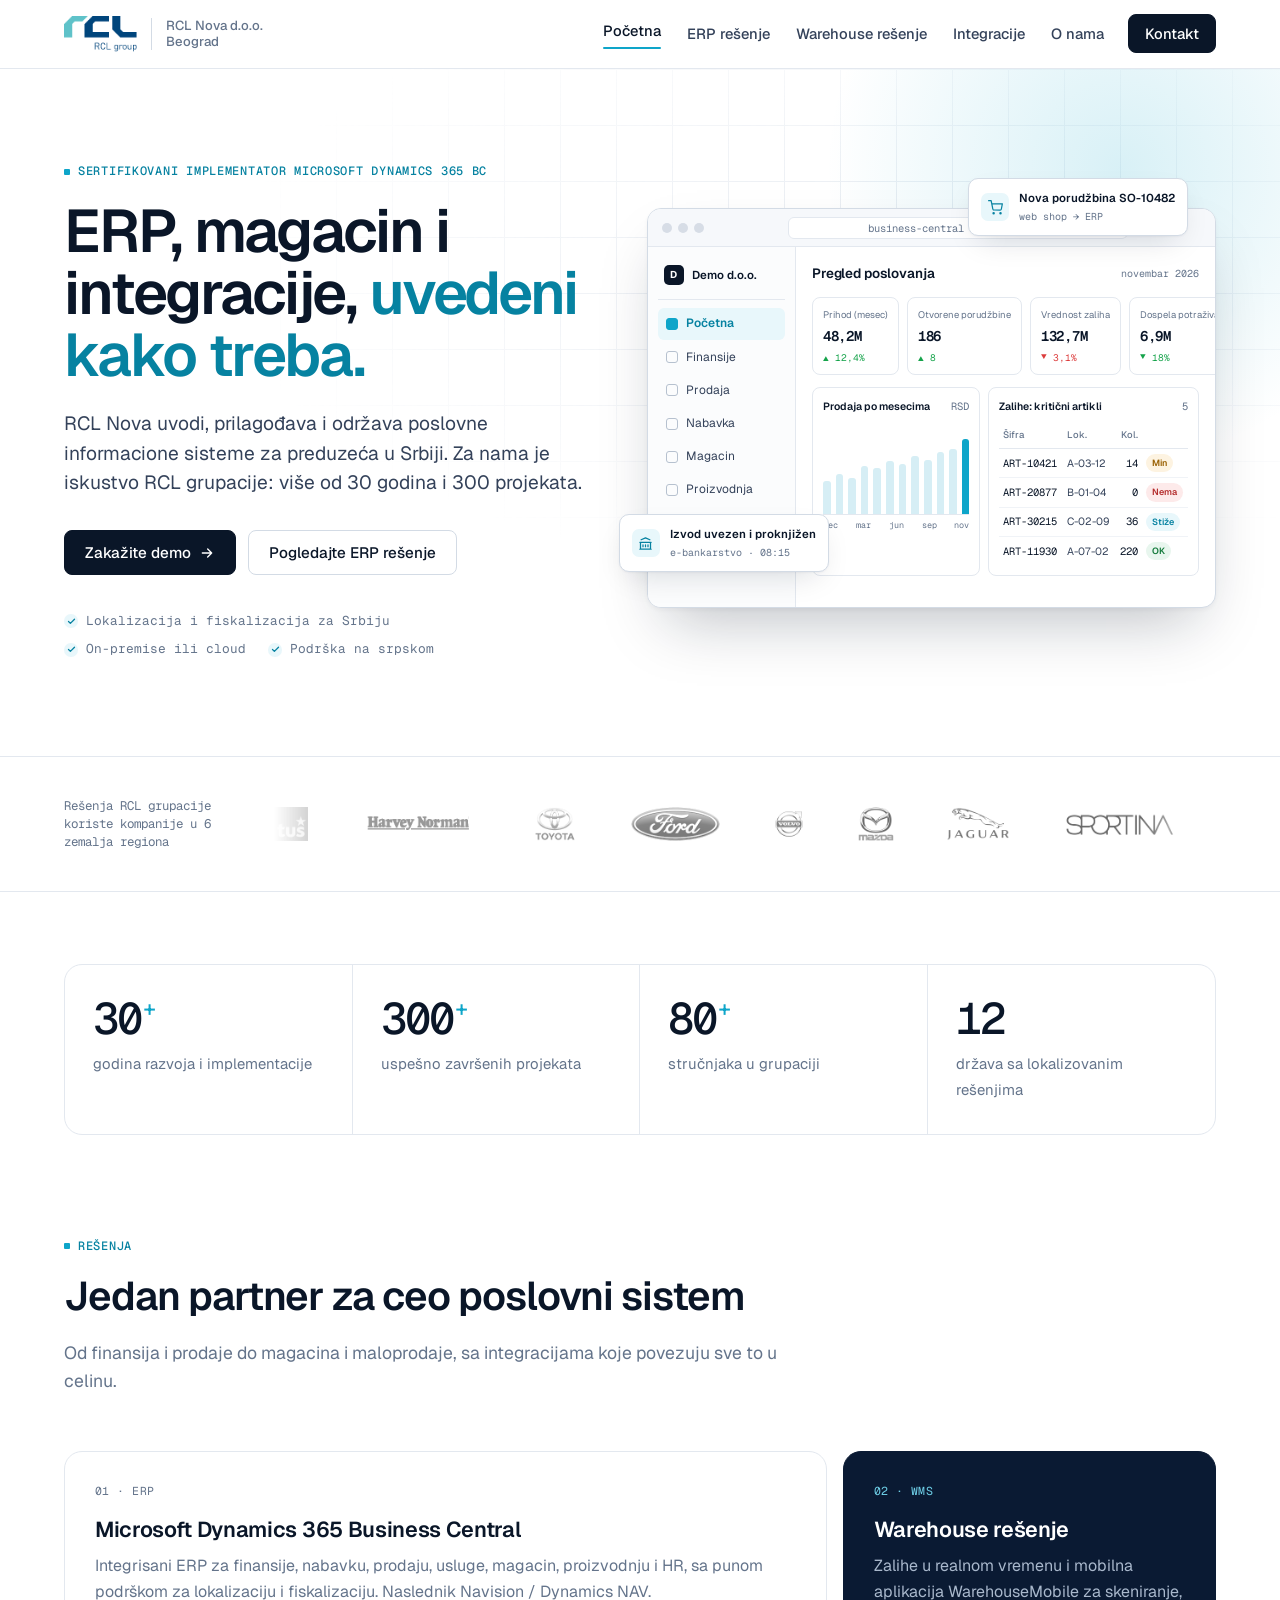
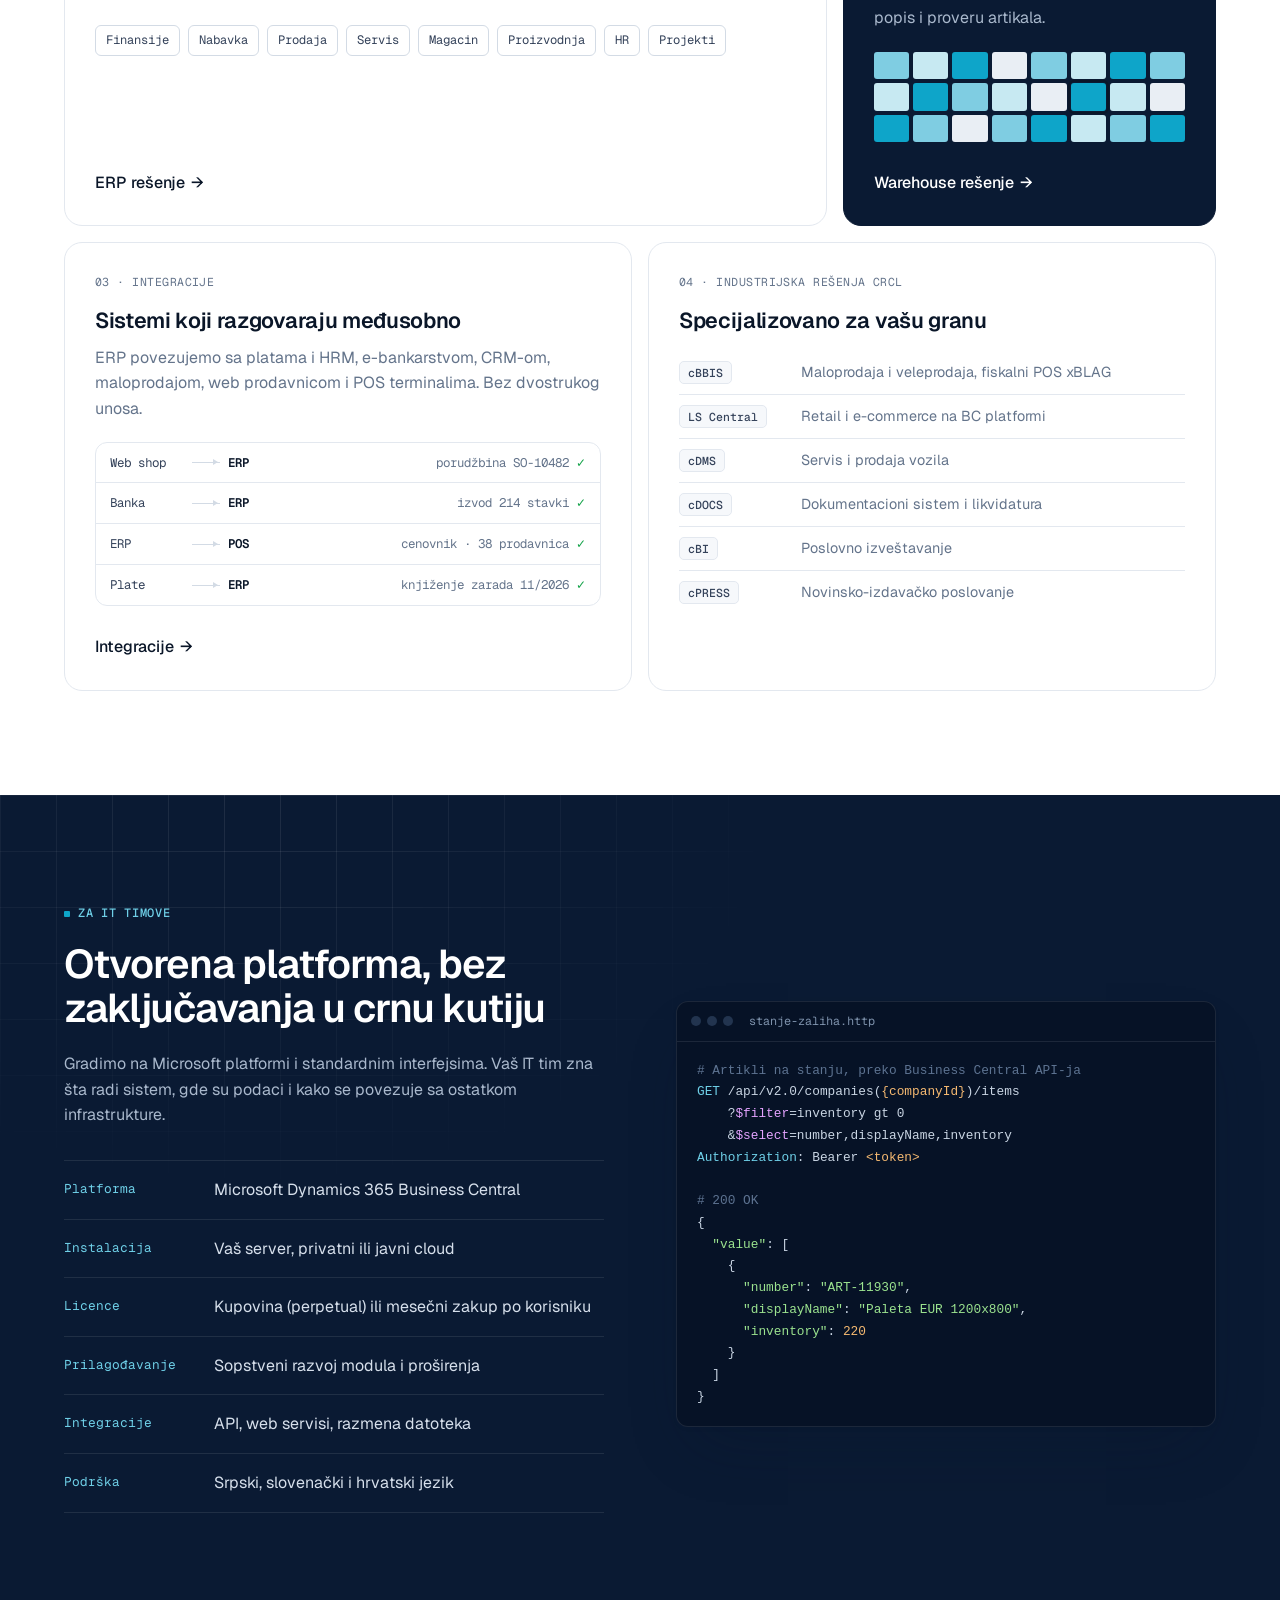
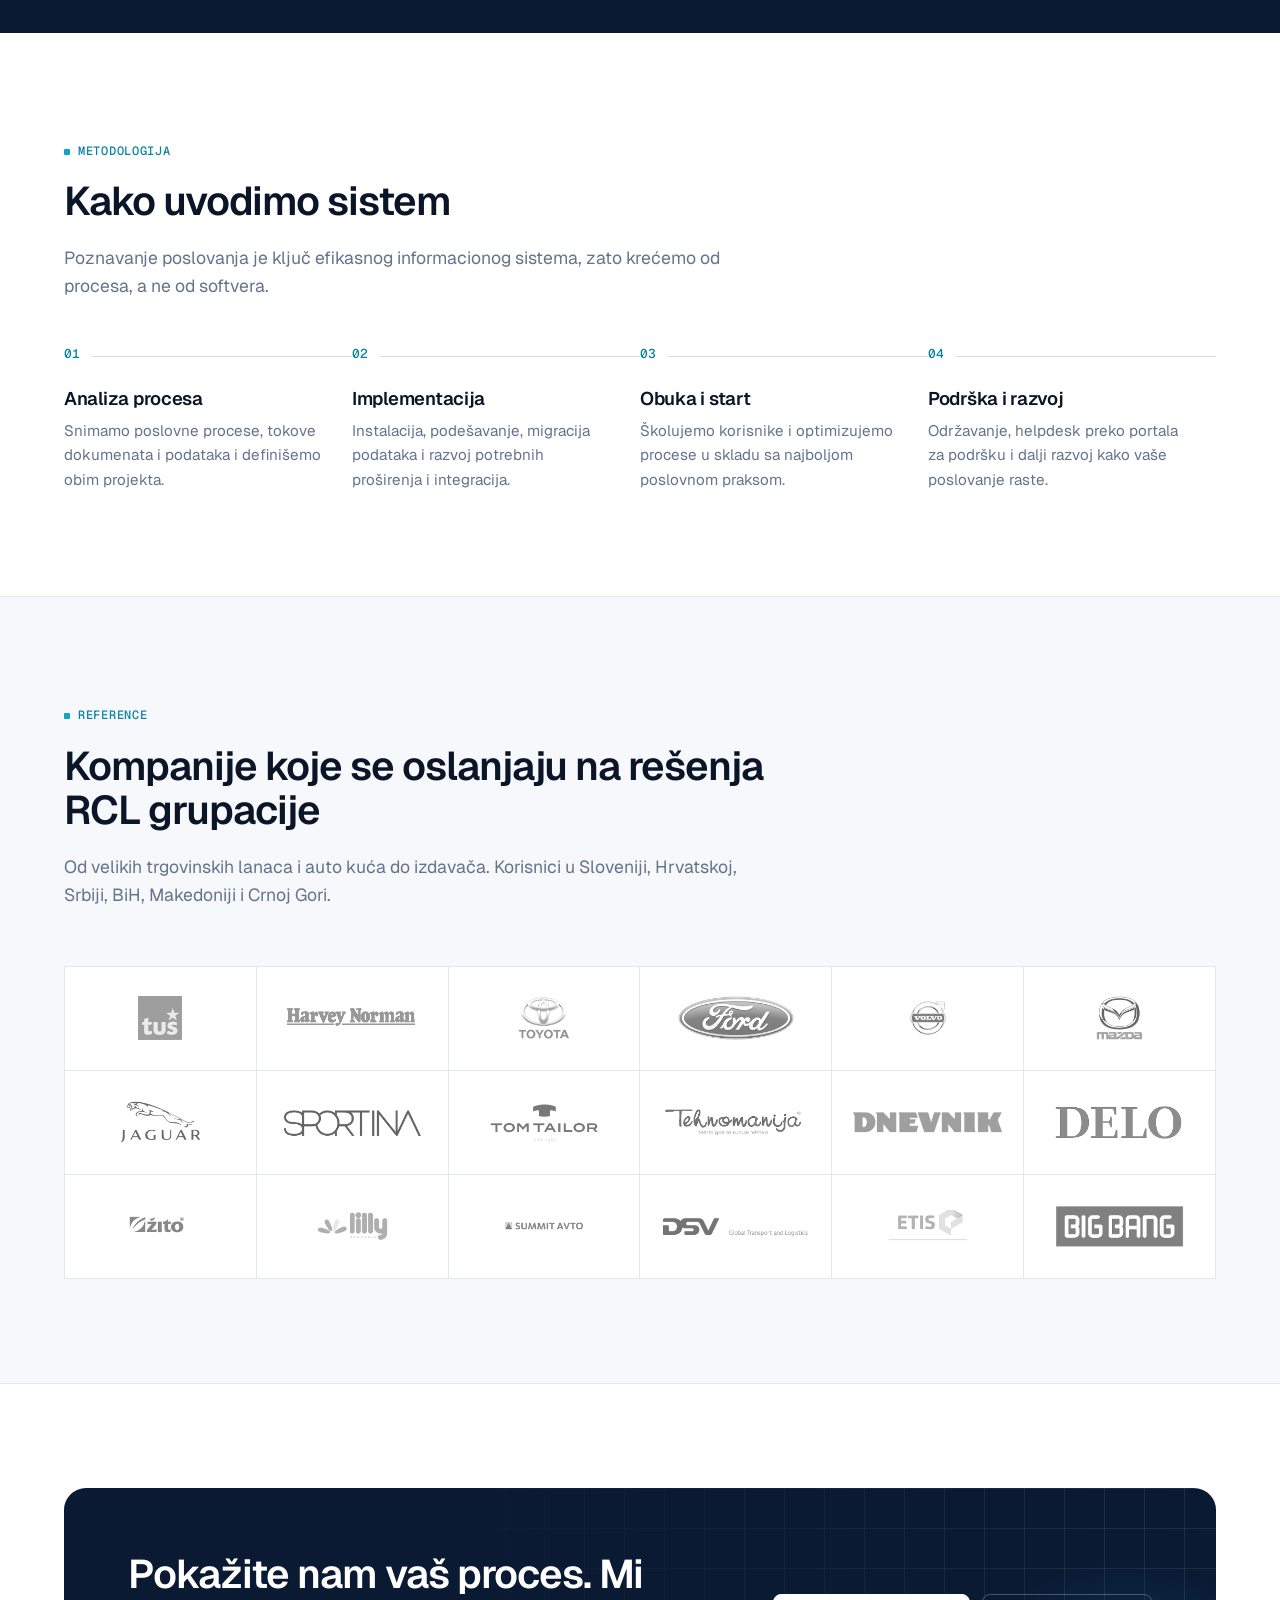
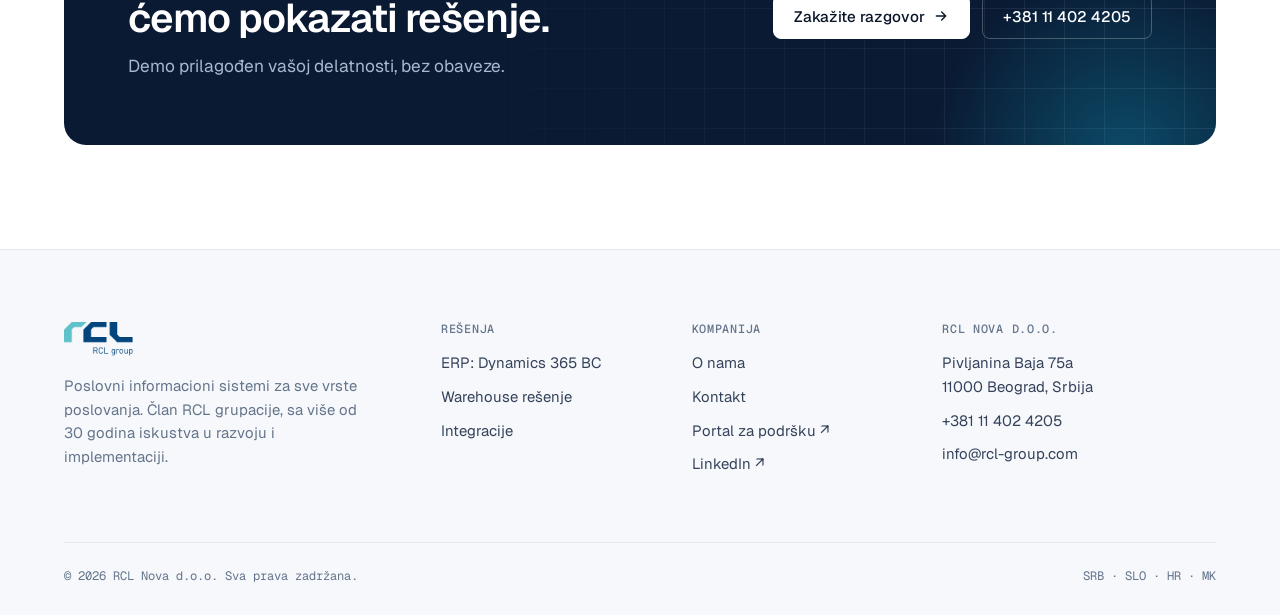
<file: index.html>
<!doctype html>
<html lang="sr-Latn">
<head>
  <meta charset="utf-8">
  <meta name="viewport" content="width=device-width, initial-scale=1">
  <title>RCL Nova d.o.o. — ERP, Warehouse i integracije | Microsoft Dynamics 365 BC</title>
  <meta name="description" content="RCL Nova d.o.o. uvodi i održava ERP Microsoft Dynamics 365 Business Central, warehouse rešenja i integracije za preduzeća u Srbiji. 30+ godina iskustva RCL grupacije.">
  <meta name="theme-color" content="#0a1628">
  <link rel="icon" href="assets/img/logo.png">
  <link rel="preconnect" href="https://fonts.googleapis.com">
  <link rel="preconnect" href="https://fonts.gstatic.com" crossorigin>
  <link href="https://fonts.googleapis.com/css2?family=Geist:wght@400;500;600;700&family=Geist+Mono:wght@400;500;600&display=swap" rel="stylesheet">
  <link rel="stylesheet" href="css/style.css?v=3">
</head>
<body>

<header class="site-header">
  <div class="container nav">
    <a class="brand" href="index.html" aria-label="RCL Nova — početna"><img src="assets/img/logo.png" alt="RCL group" width="73" height="36"><span>RCL Nova d.o.o.<br>Beograd</span></a>
    <button class="nav-toggle" aria-expanded="false" aria-controls="menu"><svg viewBox="0 0 24 24" fill="none" stroke="currentColor" stroke-width="2" stroke-linecap="round"><path d="M4 7h16M4 12h16M4 17h16"/></svg>Meni</button>
    <ul class="menu" id="menu">
      <li><a href="index.html" class="active" aria-current="page">Početna</a></li>
      <li><a href="erp.html">ERP rešenje</a></li>
      <li><a href="warehouse.html">Warehouse rešenje</a></li>
      <li><a href="integracije.html">Integracije</a></li>
      <li><a href="o-nama.html">O nama</a></li>
      <li><a class="btn" href="kontakt.html">Kontakt</a></li>
    </ul>
  </div>
</header>

<main>
  <section class="hero">
    <div class="container hero-grid">
      <div>
        <span class="label">Sertifikovani implementator Microsoft Dynamics 365 BC</span>
        <h1>ERP, magacin i integracije, <em>uvedeni kako treba.</em></h1>
        <p class="lead">RCL Nova uvodi, prilagođava i održava poslovne informacione sisteme za preduzeća u Srbiji. Za nama je iskustvo RCL grupacije: više od 30 godina i 300 projekata.</p>
        <div class="actions">
          <a class="btn" href="kontakt.html?interes=ERP">Zakažite demo <svg viewBox="0 0 24 24" fill="none" stroke="currentColor" stroke-width="2" stroke-linecap="round" stroke-linejoin="round"><path d="M5 12h14M13 6l6 6-6 6"/></svg></a>
          <a class="btn ghost" href="erp.html">Pogledajte ERP rešenje</a>
        </div>
        <div class="hero-meta">
          <span>Lokalizacija i fiskalizacija za Srbiju</span>
          <span>On-premise ili cloud</span>
          <span>Podrška na srpskom</span>
        </div>
      </div>
      <div class="mock-wrap">
        <div class="app" role="img" aria-label="Ilustracija korisničkog interfejsa"><div class="app-bar"><span class="dots"><i></i><i></i><i></i></span><div class="app-url">business-central · Demo d.o.o.</div></div><div class="app-body"><div class="app-nav"><div class="co"><b>D</b>Demo d.o.o.</div><div class="item on">Početna</div><div class="item">Finansije</div><div class="item">Prodaja</div><div class="item">Nabavka</div><div class="item">Magacin</div><div class="item">Proizvodnja</div><div class="item">Izveštaji</div></div><div class="app-main">
<div class="app-title"><h5>Pregled poslovanja</h5><span>novembar 2026</span></div>
<div class="kpis">
  <div class="kpi"><small>Prihod (mesec)</small><b>48,2M</b><em>▲ 12,4%</em></div>
  <div class="kpi"><small>Otvorene porudžbine</small><b>186</b><em>▲ 8</em></div>
  <div class="kpi"><small>Vrednost zaliha</small><b>132,7M</b><em class="down">▼ 3,1%</em></div>
  <div class="kpi"><small>Dospela potraživanja</small><b>6,9M</b><em>▼ 18%</em></div>
</div>
<div class="panes">
  <div class="pane"><h6>Prodaja po mesecima <span>RSD</span></h6><div class="bars"><i style="height:38%"></i><i style="height:46%"></i><i style="height:41%"></i><i style="height:55%"></i><i style="height:52%"></i><i style="height:60%"></i><i style="height:57%"></i><i style="height:66%"></i><i style="height:62%"></i><i style="height:71%"></i><i style="height:74%"></i><i class="hi" style="height:86%"></i></div><div class="bars-x"><span>dec</span><span>mar</span><span>jun</span><span>sep</span><span>nov</span></div></div>
  <div class="pane"><h6>Zalihe: kritični artikli <span>5</span></h6>
    <table class="tbl"><thead><tr><th>Šifra</th><th>Lok.</th><th class="n">Kol.</th><th></th></tr></thead><tbody>
      <tr><td class="c">ART-10421</td><td>A-03-12</td><td class="n">14</td><td><span class="pill w">Min</span></td></tr>
      <tr><td class="c">ART-20877</td><td>B-01-04</td><td class="n">0</td><td><span class="pill r">Nema</span></td></tr>
      <tr><td class="c">ART-30215</td><td>C-02-09</td><td class="n">36</td><td><span class="pill b">Stiže</span></td></tr>
      <tr><td class="c">ART-11930</td><td>A-07-02</td><td class="n">220</td><td><span class="pill">OK</span></td></tr>
    </tbody></table></div>
</div></div></div></div>
        <div class="float-card fc1">
          <div class="ic"><svg viewBox="0 0 24 24" fill="none" stroke="currentColor" stroke-width="2" stroke-linecap="round" stroke-linejoin="round"><path d="M3 21h18M3 10h18M5 6l7-3 7 3M4 10v11M20 10v11M8 14v3M12 14v3M16 14v3"/></svg></div>
          <div><b>Izvod uvezen i proknjižen</b><span>e-bankarstvo · 08:15</span></div>
        </div>
        <div class="float-card fc2">
          <div class="ic"><svg viewBox="0 0 24 24" fill="none" stroke="currentColor" stroke-width="2" stroke-linecap="round" stroke-linejoin="round"><circle cx="9" cy="21" r="1"/><circle cx="20" cy="21" r="1"/><path d="M1 1h4l2.7 13.4a2 2 0 0 0 2 1.6h9.7a2 2 0 0 0 2-1.6L23 6H6"/></svg></div>
          <div><b>Nova porudžbina SO-10482</b><span>web shop → ERP</span></div>
        </div>
      </div>
    </div>
  </section>

  <section class="trust">
    <div class="container trust-row">
      <p>Rešenja RCL grupacije koriste kompanije u 6 zemalja regiona</p>
      <div class="marquee"><div class="marquee-track"><img src="assets/img/ref/tus-logo_80_1_1.png" alt="Tuš" loading="lazy"><img src="assets/img/ref/harvey-norman-png-3_80px_6.png" alt="Harvey Norman" loading="lazy"><img src="assets/img/ref/toyota_80px_13.png" alt="Toyota" loading="lazy"><img src="assets/img/ref/Ford-Motor-Company-Logo_80px_12.png" alt="Ford" loading="lazy"><img src="assets/img/ref/Volvo-logo-2012-2048x2048_80px_14.png" alt="Volvo" loading="lazy"><img src="assets/img/ref/1089px-Mazda_Motor_logo_80px.svg_11.png" alt="Mazda" loading="lazy"><img src="assets/img/ref/Jaguar_logo_transparent_png_80px_15.png" alt="Jaguar" loading="lazy"><img src="assets/img/ref/sportina3_80px_2.png" alt="Sportina" loading="lazy"><img src="assets/img/ref/tom-taylor_80px_20.png" alt="Tom Tailor" loading="lazy"><img src="assets/img/ref/tehnomania_80px_1_9.png" alt="Tehnomanija" loading="lazy"><img src="assets/img/ref/Dnevnik-Logo-1-5306_80px_10.png" alt="Dnevnik" loading="lazy"><img src="assets/img/ref/delo_80px_1_7.png" alt="Delo" loading="lazy"><img src="assets/img/ref/zito-logo_80px_18.png" alt="Žito" loading="lazy"><img src="assets/img/ref/lilly_80px_1_8.png" alt="Lilly" loading="lazy"><img src="assets/img/ref/summit_80px_1_5.png" alt="Summit" loading="lazy"><img src="assets/img/ref/dsv_80_23.png" alt="DSV" loading="lazy"><img src="assets/img/ref/etis_80pxz_17.png" alt="Etis" loading="lazy"><img src="assets/img/ref/bignang2_3.png" alt="Big Bang" loading="lazy"><img src="assets/img/ref/tus-logo_80_1_1.png" alt="Tuš" loading="lazy"><img src="assets/img/ref/harvey-norman-png-3_80px_6.png" alt="Harvey Norman" loading="lazy"><img src="assets/img/ref/toyota_80px_13.png" alt="Toyota" loading="lazy"><img src="assets/img/ref/Ford-Motor-Company-Logo_80px_12.png" alt="Ford" loading="lazy"><img src="assets/img/ref/Volvo-logo-2012-2048x2048_80px_14.png" alt="Volvo" loading="lazy"><img src="assets/img/ref/1089px-Mazda_Motor_logo_80px.svg_11.png" alt="Mazda" loading="lazy"><img src="assets/img/ref/Jaguar_logo_transparent_png_80px_15.png" alt="Jaguar" loading="lazy"><img src="assets/img/ref/sportina3_80px_2.png" alt="Sportina" loading="lazy"><img src="assets/img/ref/tom-taylor_80px_20.png" alt="Tom Tailor" loading="lazy"><img src="assets/img/ref/tehnomania_80px_1_9.png" alt="Tehnomanija" loading="lazy"><img src="assets/img/ref/Dnevnik-Logo-1-5306_80px_10.png" alt="Dnevnik" loading="lazy"><img src="assets/img/ref/delo_80px_1_7.png" alt="Delo" loading="lazy"><img src="assets/img/ref/zito-logo_80px_18.png" alt="Žito" loading="lazy"><img src="assets/img/ref/lilly_80px_1_8.png" alt="Lilly" loading="lazy"><img src="assets/img/ref/summit_80px_1_5.png" alt="Summit" loading="lazy"><img src="assets/img/ref/dsv_80_23.png" alt="DSV" loading="lazy"><img src="assets/img/ref/etis_80pxz_17.png" alt="Etis" loading="lazy"><img src="assets/img/ref/bignang2_3.png" alt="Big Bang" loading="lazy"></div></div>
    </div>
  </section>

  <section class="section tight">
    <div class="container">
      <div class="metrics">
        <div class="metric"><b>30<sup>+</sup></b><span>godina razvoja i implementacije</span></div>
        <div class="metric"><b>300<sup>+</sup></b><span>uspešno završenih projekata</span></div>
        <div class="metric"><b>80<sup>+</sup></b><span>stručnjaka u grupaciji</span></div>
        <div class="metric"><b>12</b><span>država sa lokalizovanim rešenjima</span></div>
      </div>
    </div>
  </section>

  <section class="section" style="padding-top:24px">
    <div class="container">
      <div class="head">
        <span class="label">Rešenja</span>
        <h2>Jedan partner za ceo poslovni sistem</h2>
        <p>Od finansija i prodaje do magacina i maloprodaje, sa integracijama koje povezuju sve to u celinu.</p>
      </div>
      <div class="bento">
        <a class="tile span-4" href="erp.html">
          <div class="tag-mono">01 · ERP</div>
          <h3>Microsoft Dynamics 365 Business Central</h3>
          <p>Integrisani ERP za finansije, nabavku, prodaju, usluge, magacin, proizvodnju i HR, sa punom podrškom za lokalizaciju i fiskalizaciju. Naslednik Navision / Dynamics NAV.</p>
          <div class="chips">
            <span class="chip">Finansije</span><span class="chip">Nabavka</span><span class="chip">Prodaja</span><span class="chip">Servis</span><span class="chip">Magacin</span><span class="chip">Proizvodnja</span><span class="chip">HR</span><span class="chip">Projekti</span>
          </div>
          <span class="link-arrow">ERP rešenje</span>
        </a>
        <a class="tile dark span-2" href="warehouse.html">
          <div class="tag-mono">02 · WMS</div>
          <h3>Warehouse rešenje</h3>
          <p>Zalihe u realnom vremenu i mobilna aplikacija WarehouseMobile za skeniranje, popis i proveru artikala.</p>
          <div class="bins" style="margin:6px 0 20px" aria-hidden="true">
            <i class="f2"></i><i class="f1"></i><i class="f3"></i><i></i><i class="f2"></i><i class="f1"></i><i class="f3"></i><i class="f2"></i>
            <i class="f1"></i><i class="f3"></i><i class="f2"></i><i class="f1"></i><i></i><i class="f3 sel"></i><i class="f1"></i><i></i>
            <i class="f3"></i><i class="f2"></i><i></i><i class="f2"></i><i class="f3"></i><i class="f1"></i><i class="f2"></i><i class="f3"></i>
          </div>
          <span class="link-arrow">Warehouse rešenje</span>
        </a>
        <a class="tile span-3" href="integracije.html">
          <div class="tag-mono">03 · Integracije</div>
          <h3>Sistemi koji razgovaraju međusobno</h3>
          <p>ERP povezujemo sa platama i HRM, e-bankarstvom, CRM-om, maloprodajom, web prodavnicom i POS terminalima. Bez dvostrukog unosa.</p>
          <div class="flowlog" aria-hidden="true">
            <div><span>Web shop</span><i></i><b>ERP</b><em>porudžbina SO-10482</em></div>
            <div><span>Banka</span><i></i><b>ERP</b><em>izvod 214 stavki</em></div>
            <div><span>ERP</span><i></i><b>POS</b><em>cenovnik · 38 prodavnica</em></div>
            <div><span>Plate</span><i></i><b>ERP</b><em>knjiženje zarada 11/2026</em></div>
          </div>
          <span class="link-arrow">Integracije</span>
        </a>
        <div class="tile span-3">
          <div class="tag-mono">04 · Industrijska rešenja cRCL</div>
          <h3>Specijalizovano za vašu granu</h3>
          <div class="table-wrap" style="border:0;margin-top:6px">
            <table class="data" style="min-width:0;font-size:.9rem">
              <tbody>
                <tr><td style="padding:10px 0"><span class="badge">cBBIS</span></td><td style="padding:10px 0 10px 14px;color:var(--muted)">Maloprodaja i veleprodaja, fiskalni POS xBLAG</td></tr>
                <tr><td style="padding:10px 0"><span class="badge">LS Central</span></td><td style="padding:10px 0 10px 14px;color:var(--muted)">Retail i e-commerce na BC platformi</td></tr>
                <tr><td style="padding:10px 0"><span class="badge">cDMS</span></td><td style="padding:10px 0 10px 14px;color:var(--muted)">Servis i prodaja vozila</td></tr>
                <tr><td style="padding:10px 0"><span class="badge">cDOCS</span></td><td style="padding:10px 0 10px 14px;color:var(--muted)">Dokumentacioni sistem i likvidatura</td></tr>
                <tr><td style="padding:10px 0"><span class="badge">cBI</span></td><td style="padding:10px 0 10px 14px;color:var(--muted)">Poslovno izveštavanje</td></tr>
                <tr><td style="padding:10px 0"><span class="badge">cPRESS</span></td><td style="padding:10px 0 10px 14px;color:var(--muted)">Novinsko-izdavačko poslovanje</td></tr>
              </tbody>
            </table>
          </div>
        </div>
      </div>
    </div>
  </section>

  <section class="section dark-section">
    <div class="container split">
      <div>
        <span class="label">Za IT timove</span>
        <h2>Otvorena platforma, bez zaključavanja u crnu kutiju</h2>
        <p style="margin-bottom:32px">Gradimo na Microsoft platformi i standardnim interfejsima. Vaš IT tim zna šta radi sistem, gde su podaci i kako se povezuje sa ostatkom infrastrukture.</p>
        <dl class="spec">
          <dt>Platforma</dt><dd>Microsoft Dynamics 365 Business Central</dd>
          <dt>Instalacija</dt><dd>Vaš server, privatni ili javni cloud</dd>
          <dt>Licence</dt><dd>Kupovina (perpetual) ili mesečni zakup po korisniku</dd>
          <dt>Prilagođavanje</dt><dd>Sopstveni razvoj modula i proširenja</dd>
          <dt>Integracije</dt><dd>API, web servisi, razmena datoteka</dd>
          <dt>Podrška</dt><dd>Srpski, slovenački i hrvatski jezik</dd>
        </dl>
      </div>
      <div class="code">
        <div class="code-bar"><span class="dots"><i></i><i></i><i></i></span><span class="file">stanje-zaliha.http</span></div>
<pre><span class="c"># Artikli na stanju, preko Business Central API-ja</span>
<span class="k">GET</span> /api/v2.0/companies(<span class="n">{companyId}</span>)/items
    ?<span class="p">$filter</span>=inventory gt 0
    &amp;<span class="p">$select</span>=number,displayName,inventory
<span class="k">Authorization</span>: Bearer <span class="n">&lt;token&gt;</span>

<span class="c"># 200 OK</span>
{
  <span class="s">"value"</span>: [
    {
      <span class="s">"number"</span>: <span class="s">"ART-11930"</span>,
      <span class="s">"displayName"</span>: <span class="s">"Paleta EUR 1200x800"</span>,
      <span class="s">"inventory"</span>: <span class="n">220</span>
    }
  ]
}</pre>
      </div>
    </div>
  </section>

  <section class="section">
    <div class="container">
      <div class="head">
        <span class="label">Metodologija</span>
        <h2>Kako uvodimo sistem</h2>
        <p>Poznavanje poslovanja je ključ efikasnog informacionog sistema, zato krećemo od procesa, a ne od softvera.</p>
      </div>
      <ol class="timeline">
        <li><h3>Analiza procesa</h3><p>Snimamo poslovne procese, tokove dokumenata i podataka i definišemo obim projekta.</p></li>
        <li><h3>Implementacija</h3><p>Instalacija, podešavanje, migracija podataka i razvoj potrebnih proširenja i integracija.</p></li>
        <li><h3>Obuka i start</h3><p>Školujemo korisnike i optimizujemo procese u skladu sa najboljom poslovnom praksom.</p></li>
        <li><h3>Podrška i razvoj</h3><p>Održavanje, helpdesk preko portala za podršku i dalji razvoj kako vaše poslovanje raste.</p></li>
      </ol>
    </div>
  </section>

  <section class="section soft">
    <div class="container">
      <div class="head">
        <span class="label">Reference</span>
        <h2>Kompanije koje se oslanjaju na rešenja RCL grupacije</h2>
        <p>Od velikih trgovinskih lanaca i auto kuća do izdavača. Korisnici u Sloveniji, Hrvatskoj, Srbiji, BiH, Makedoniji i Crnoj Gori.</p>
      </div>
      <div class="logo-wall"><div><img src="assets/img/ref/tus-logo_80_1_1.png" alt="Tuš" loading="lazy"></div><div><img src="assets/img/ref/harvey-norman-png-3_80px_6.png" alt="Harvey Norman" loading="lazy"></div><div><img src="assets/img/ref/toyota_80px_13.png" alt="Toyota" loading="lazy"></div><div><img src="assets/img/ref/Ford-Motor-Company-Logo_80px_12.png" alt="Ford" loading="lazy"></div><div><img src="assets/img/ref/Volvo-logo-2012-2048x2048_80px_14.png" alt="Volvo" loading="lazy"></div><div><img src="assets/img/ref/1089px-Mazda_Motor_logo_80px.svg_11.png" alt="Mazda" loading="lazy"></div><div><img src="assets/img/ref/Jaguar_logo_transparent_png_80px_15.png" alt="Jaguar" loading="lazy"></div><div><img src="assets/img/ref/sportina3_80px_2.png" alt="Sportina" loading="lazy"></div><div><img src="assets/img/ref/tom-taylor_80px_20.png" alt="Tom Tailor" loading="lazy"></div><div><img src="assets/img/ref/tehnomania_80px_1_9.png" alt="Tehnomanija" loading="lazy"></div><div><img src="assets/img/ref/Dnevnik-Logo-1-5306_80px_10.png" alt="Dnevnik" loading="lazy"></div><div><img src="assets/img/ref/delo_80px_1_7.png" alt="Delo" loading="lazy"></div><div><img src="assets/img/ref/zito-logo_80px_18.png" alt="Žito" loading="lazy"></div><div><img src="assets/img/ref/lilly_80px_1_8.png" alt="Lilly" loading="lazy"></div><div><img src="assets/img/ref/summit_80px_1_5.png" alt="Summit" loading="lazy"></div><div><img src="assets/img/ref/dsv_80_23.png" alt="DSV" loading="lazy"></div><div><img src="assets/img/ref/etis_80pxz_17.png" alt="Etis" loading="lazy"></div><div><img src="assets/img/ref/bignang2_3.png" alt="Big Bang" loading="lazy"></div></div>
    </div>
  </section>

  <section class="section">
    <div class="container">
      <div class="cta-box">
        <div>
          <h2>Pokažite nam vaš proces. Mi ćemo pokazati rešenje.</h2>
          <p>Demo prilagođen vašoj delatnosti, bez obaveze.</p>
        </div>
        <div class="actions">
          <a class="btn light" href="kontakt.html">Zakažite razgovor <svg viewBox="0 0 24 24" fill="none" stroke="currentColor" stroke-width="2" stroke-linecap="round" stroke-linejoin="round"><path d="M5 12h14M13 6l6 6-6 6"/></svg></a>
          <a class="btn outline-light" href="tel:+381114024205">+381 11 402 4205</a>
        </div>
      </div>
    </div>
  </section>
</main>

<footer class="site-footer">
  <div class="container">
    <div class="footer-grid">
      <div>
        <img src="assets/img/logo.png" alt="RCL group" width="69" height="34">
        <p>Poslovni informacioni sistemi za sve vrste poslovanja. Član RCL grupacije, sa više od 30 godina iskustva u razvoju i implementaciji.</p>
      </div>
      <div>
        <h4>Rešenja</h4>
        <ul>
          <li><a href="erp.html">ERP: Dynamics 365 BC</a></li>
          <li><a href="warehouse.html">Warehouse rešenje</a></li>
          <li><a href="integracije.html">Integracije</a></li>
        </ul>
      </div>
      <div>
        <h4>Kompanija</h4>
        <ul>
          <li><a href="o-nama.html">O nama</a></li>
          <li><a href="kontakt.html">Kontakt</a></li>
          <li><a href="https://support-rcl.atlassian.net/servicedesk/customer/portals" target="_blank" rel="noopener">Portal za podršku ↗</a></li>
          <li><a href="https://www.linkedin.com/company/rcl-int-d-o-o-/about/" target="_blank" rel="noopener">LinkedIn ↗</a></li>
        </ul>
      </div>
      <div>
        <h4>RCL Nova d.o.o.</h4>
        <ul>
          <li>Pivljanina Baja 75a<br>11000 Beograd, Srbija</li>
          <li><a href="tel:+381114024205">+381 11 402 4205</a></li>
          <li><a href="mailto:info@rcl-group.com">info@rcl-group.com</a></li>
        </ul>
      </div>
    </div>
    <div class="footer-bottom">
      <span>© <span data-year></span> RCL Nova d.o.o. Sva prava zadržana.</span>
      <span>SRB · SLO · HR · MK</span>
    </div>
  </div>
</footer>

<script src="js/main.js?v=3"></script>
</body>
</html>
</file>
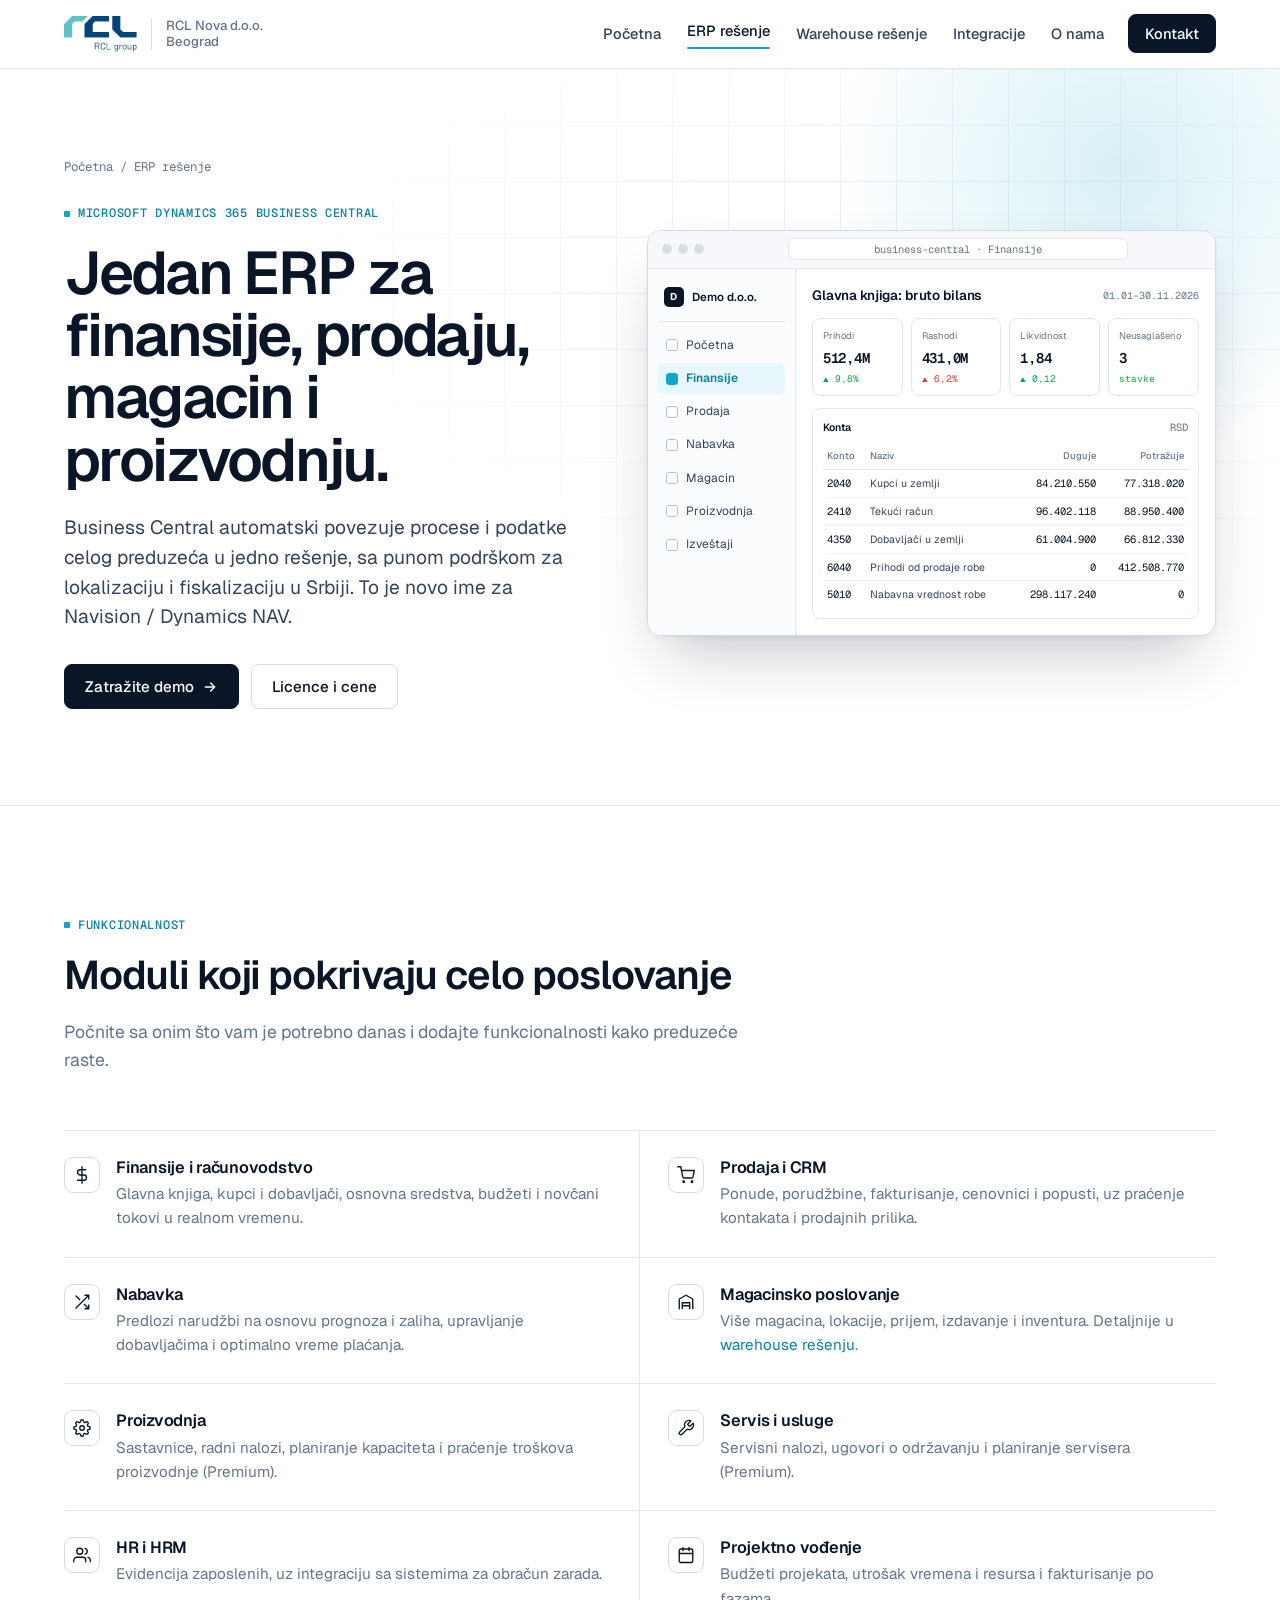
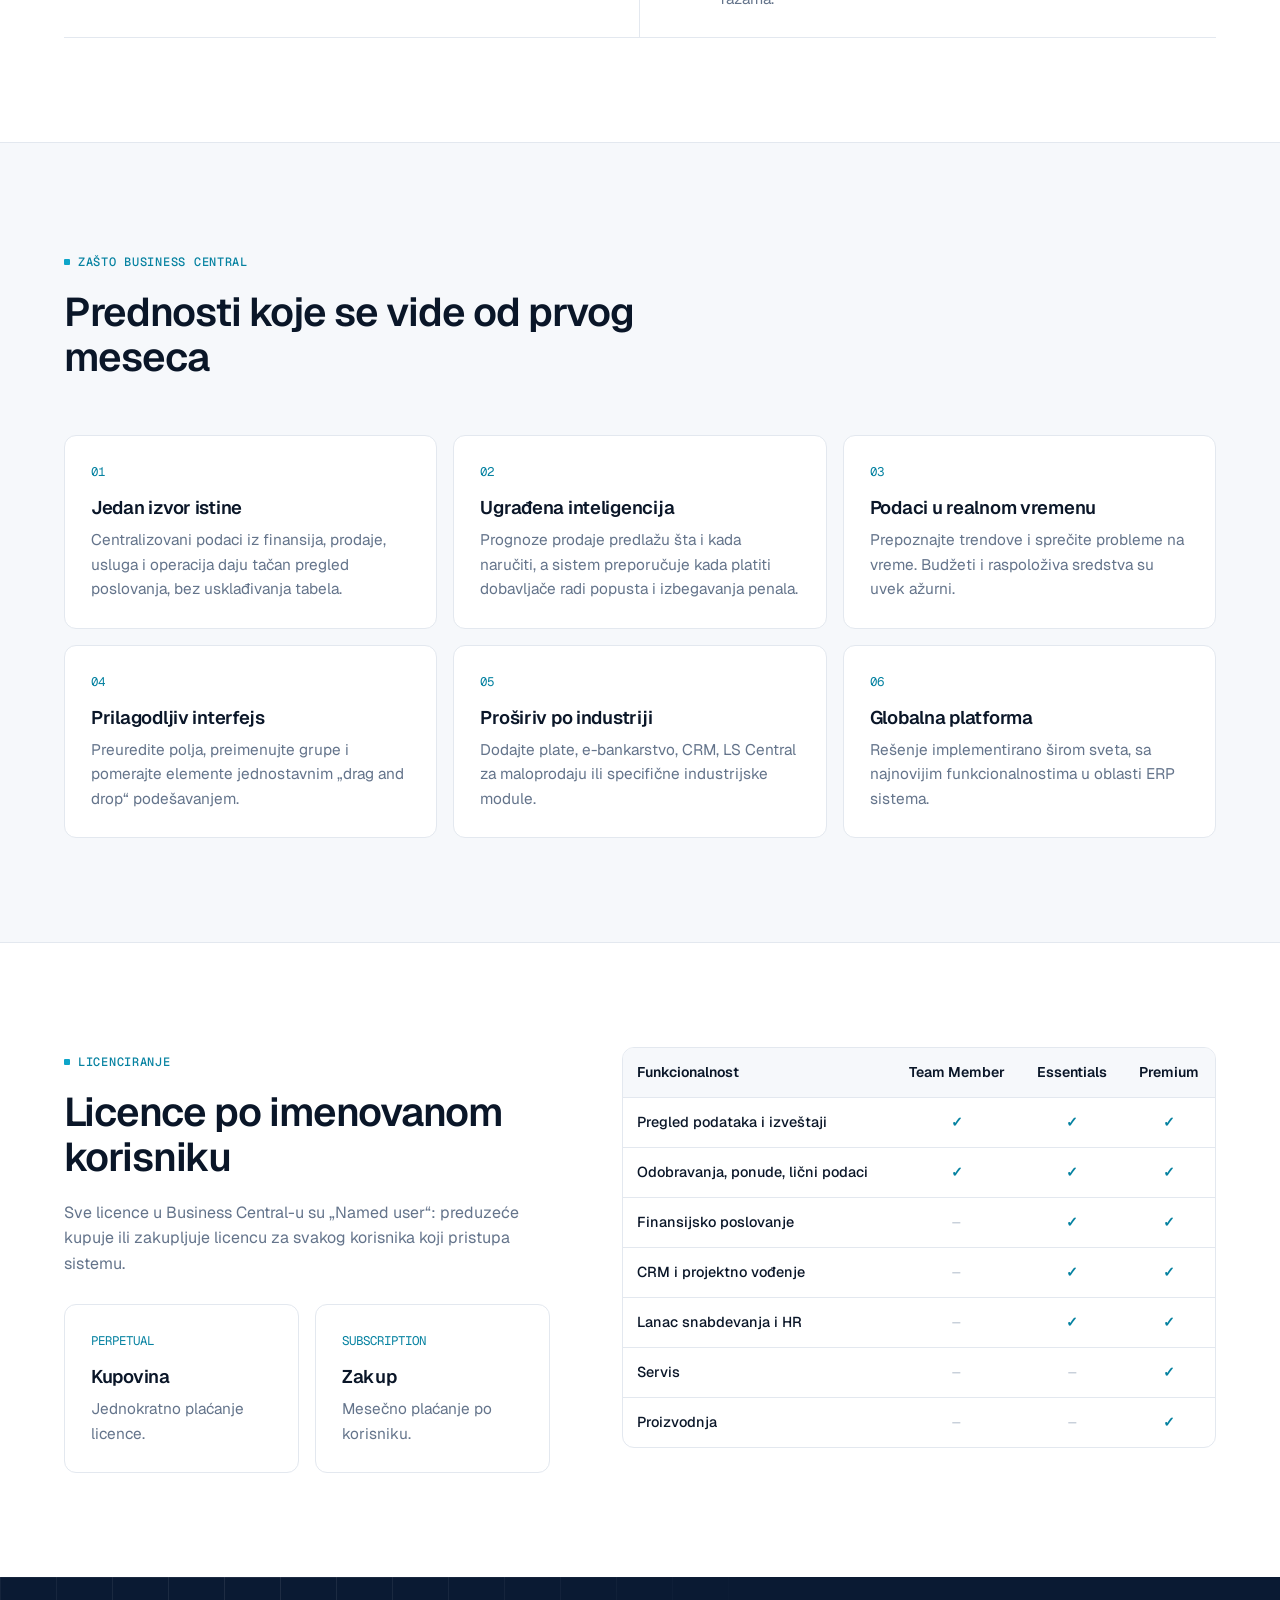
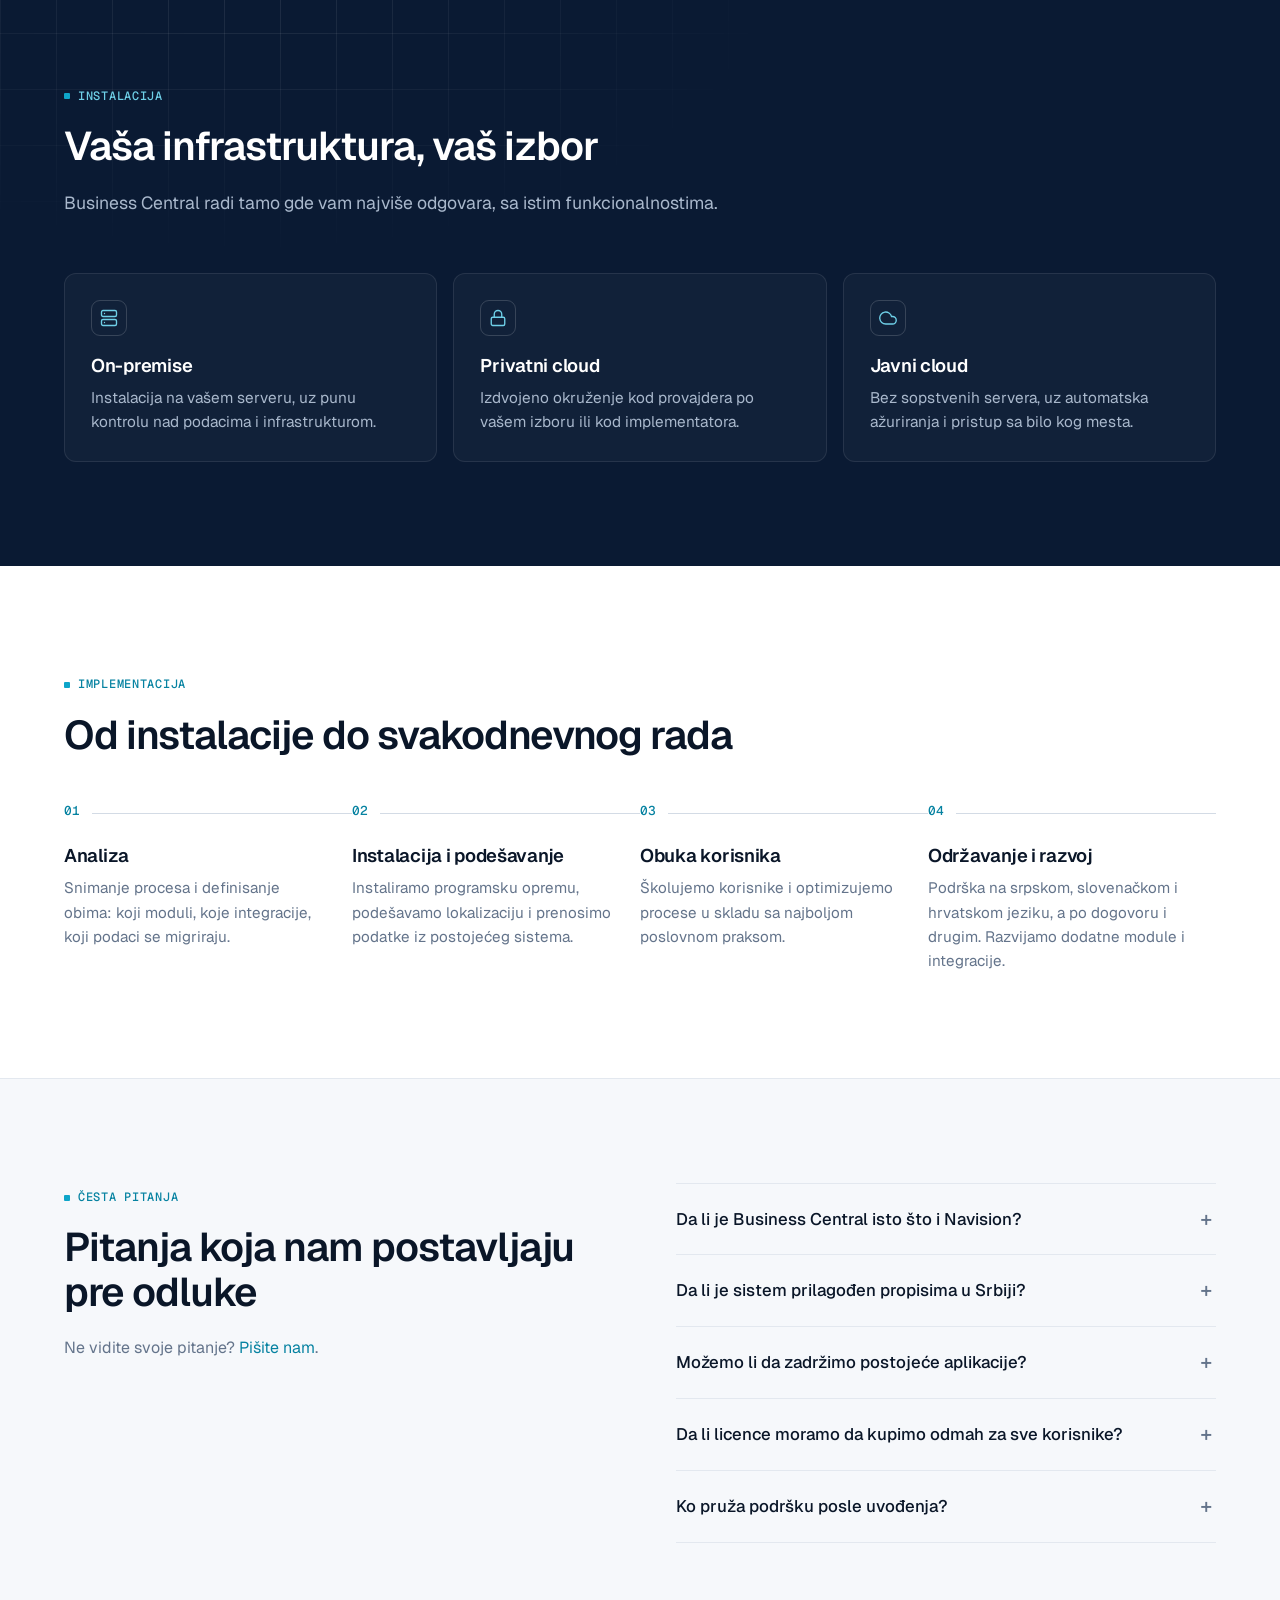
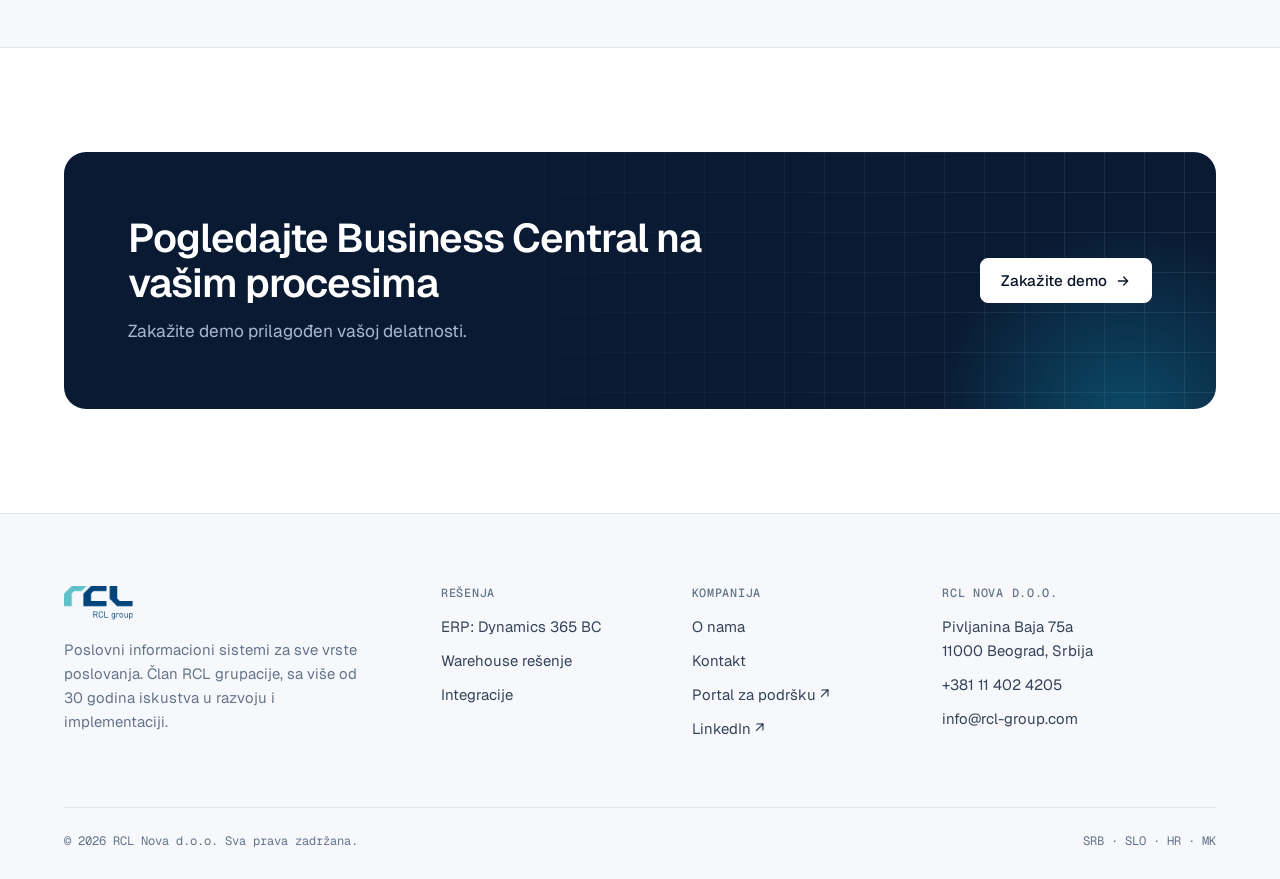
<file: erp.html>
<!doctype html>
<html lang="sr-Latn">
<head>
  <meta charset="utf-8">
  <meta name="viewport" content="width=device-width, initial-scale=1">
  <title>ERP: Microsoft Dynamics 365 Business Central — RCL Nova</title>
  <meta name="description" content="Microsoft Dynamics 365 Business Central: finansije, nabavka, prodaja, magacin, proizvodnja i HR. Licence, instalacija, implementacija i podrška u Srbiji.">
  <meta name="theme-color" content="#0a1628">
  <link rel="icon" href="assets/img/logo.png">
  <link rel="preconnect" href="https://fonts.googleapis.com">
  <link rel="preconnect" href="https://fonts.gstatic.com" crossorigin>
  <link href="https://fonts.googleapis.com/css2?family=Geist:wght@400;500;600;700&family=Geist+Mono:wght@400;500;600&display=swap" rel="stylesheet">
  <link rel="stylesheet" href="css/style.css?v=3">
</head>
<body>

<header class="site-header">
  <div class="container nav">
    <a class="brand" href="index.html" aria-label="RCL Nova — početna"><img src="assets/img/logo.png" alt="RCL group" width="73" height="36"><span>RCL Nova d.o.o.<br>Beograd</span></a>
    <button class="nav-toggle" aria-expanded="false" aria-controls="menu"><svg viewBox="0 0 24 24" fill="none" stroke="currentColor" stroke-width="2" stroke-linecap="round"><path d="M4 7h16M4 12h16M4 17h16"/></svg>Meni</button>
    <ul class="menu" id="menu">
      <li><a href="index.html">Početna</a></li>
      <li><a href="erp.html" class="active" aria-current="page">ERP rešenje</a></li>
      <li><a href="warehouse.html">Warehouse rešenje</a></li>
      <li><a href="integracije.html">Integracije</a></li>
      <li><a href="o-nama.html">O nama</a></li>
      <li><a class="btn" href="kontakt.html">Kontakt</a></li>
    </ul>
  </div>
</header>

<main>
  <section class="hero">
    <div class="container hero-grid">
      <div>
        <div class="crumbs"><a href="index.html">Početna</a> / ERP rešenje</div>
        <span class="label">Microsoft Dynamics 365 Business Central</span>
        <h1>Jedan ERP za finansije, prodaju, magacin i proizvodnju.</h1>
        <p class="lead">Business Central automatski povezuje procese i podatke celog preduzeća u jedno rešenje, sa punom podrškom za lokalizaciju i fiskalizaciju u Srbiji. To je novo ime za Navision / Dynamics NAV.</p>
        <div class="actions">
          <a class="btn" href="kontakt.html?interes=ERP">Zatražite demo <svg viewBox="0 0 24 24" fill="none" stroke="currentColor" stroke-width="2" stroke-linecap="round" stroke-linejoin="round"><path d="M5 12h14M13 6l6 6-6 6"/></svg></a>
          <a class="btn ghost" href="#licence">Licence i cene</a>
        </div>
      </div>
      <div class="mock-wrap"><div class="app" role="img" aria-label="Ilustracija korisničkog interfejsa"><div class="app-bar"><span class="dots"><i></i><i></i><i></i></span><div class="app-url">business-central · Finansije</div></div><div class="app-body"><div class="app-nav"><div class="co"><b>D</b>Demo d.o.o.</div><div class="item">Početna</div><div class="item on">Finansije</div><div class="item">Prodaja</div><div class="item">Nabavka</div><div class="item">Magacin</div><div class="item">Proizvodnja</div><div class="item">Izveštaji</div></div><div class="app-main">
<div class="app-title"><h5>Glavna knjiga: bruto bilans</h5><span>01.01–30.11.2026</span></div>
<div class="kpis">
  <div class="kpi"><small>Prihodi</small><b>512,4M</b><em>▲ 9,8%</em></div>
  <div class="kpi"><small>Rashodi</small><b>431,0M</b><em class="down">▲ 6,2%</em></div>
  <div class="kpi"><small>Likvidnost</small><b>1,84</b><em>▲ 0,12</em></div>
  <div class="kpi"><small>Neusaglašeno</small><b>3</b><em>stavke</em></div>
</div>
<div class="pane"><h6>Konta <span>RSD</span></h6>
<table class="tbl"><thead><tr><th>Konto</th><th>Naziv</th><th class="n">Duguje</th><th class="n">Potražuje</th></tr></thead><tbody>
  <tr><td class="c">2040</td><td>Kupci u zemlji</td><td class="n">84.210.550</td><td class="n">77.318.020</td></tr>
  <tr><td class="c">2410</td><td>Tekući račun</td><td class="n">96.402.118</td><td class="n">88.950.400</td></tr>
  <tr><td class="c">4350</td><td>Dobavljači u zemlji</td><td class="n">61.004.900</td><td class="n">66.812.330</td></tr>
  <tr><td class="c">6040</td><td>Prihodi od prodaje robe</td><td class="n">0</td><td class="n">412.508.770</td></tr>
  <tr><td class="c">5010</td><td>Nabavna vrednost robe</td><td class="n">298.117.240</td><td class="n">0</td></tr>
</tbody></table></div></div></div></div></div>
    </div>
  </section>

  <section class="section">
    <div class="container">
      <div class="head">
        <span class="label">Funkcionalnost</span>
        <h2>Moduli koji pokrivaju celo poslovanje</h2>
        <p>Počnite sa onim što vam je potrebno danas i dodajte funkcionalnosti kako preduzeće raste.</p>
      </div>
      <div class="feature-list">
        <div><span class="ic"><svg viewBox="0 0 24 24" fill="none" stroke="currentColor" stroke-width="1.8" stroke-linecap="round" stroke-linejoin="round"><path d="M12 1v22M17 5H9.5a3.5 3.5 0 0 0 0 7h5a3.5 3.5 0 0 1 0 7H6"/></svg></span><div><h3>Finansije i računovodstvo</h3><p>Glavna knjiga, kupci i dobavljači, osnovna sredstva, budžeti i novčani tokovi u realnom vremenu.</p></div></div>
        <div><span class="ic"><svg viewBox="0 0 24 24" fill="none" stroke="currentColor" stroke-width="1.8" stroke-linecap="round" stroke-linejoin="round"><circle cx="9" cy="21" r="1"/><circle cx="20" cy="21" r="1"/><path d="M1 1h4l2.7 13.4a2 2 0 0 0 2 1.6h9.7a2 2 0 0 0 2-1.6L23 6H6"/></svg></span><div><h3>Prodaja i CRM</h3><p>Ponude, porudžbine, fakturisanje, cenovnici i popusti, uz praćenje kontakata i prodajnih prilika.</p></div></div>
        <div><span class="ic"><svg viewBox="0 0 24 24" fill="none" stroke="currentColor" stroke-width="1.8" stroke-linecap="round" stroke-linejoin="round"><path d="M16 3h5v5M4 20 21 3M21 16v5h-5M15 15l6 6M4 4l5 5"/></svg></span><div><h3>Nabavka</h3><p>Predlozi narudžbi na osnovu prognoza i zaliha, upravljanje dobavljačima i optimalno vreme plaćanja.</p></div></div>
        <div><span class="ic"><svg viewBox="0 0 24 24" fill="none" stroke="currentColor" stroke-width="1.8" stroke-linecap="round" stroke-linejoin="round"><path d="M3 21V8l9-5 9 5v13"/><path d="M7 21v-8h10v8M7 17h10"/></svg></span><div><h3>Magacinsko poslovanje</h3><p>Više magacina, lokacije, prijem, izdavanje i inventura. Detaljnije u <a href="warehouse.html">warehouse rešenju</a>.</p></div></div>
        <div><span class="ic"><svg viewBox="0 0 24 24" fill="none" stroke="currentColor" stroke-width="1.8" stroke-linecap="round" stroke-linejoin="round"><circle cx="12" cy="12" r="3"/><path d="M19.4 15a1.65 1.65 0 0 0 .33 1.82l.06.06a2 2 0 1 1-2.83 2.83l-.06-.06a1.65 1.65 0 0 0-1.82-.33 1.65 1.65 0 0 0-1 1.51V21a2 2 0 1 1-4 0v-.09A1.65 1.65 0 0 0 9 19.4a1.65 1.65 0 0 0-1.82.33l-.06.06a2 2 0 1 1-2.83-2.83l.06-.06A1.65 1.65 0 0 0 4.68 15a1.65 1.65 0 0 0-1.51-1H3a2 2 0 1 1 0-4h.09A1.65 1.65 0 0 0 4.6 9a1.65 1.65 0 0 0-.33-1.82l-.06-.06a2 2 0 1 1 2.83-2.83l.06.06A1.65 1.65 0 0 0 9 4.68a1.65 1.65 0 0 0 1-1.51V3a2 2 0 1 1 4 0v.09a1.65 1.65 0 0 0 1 1.51 1.65 1.65 0 0 0 1.82-.33l.06-.06a2 2 0 1 1 2.83 2.83l-.06.06A1.65 1.65 0 0 0 19.4 9a1.65 1.65 0 0 0 1.51 1H21a2 2 0 1 1 0 4h-.09a1.65 1.65 0 0 0-1.51 1z"/></svg></span><div><h3>Proizvodnja</h3><p>Sastavnice, radni nalozi, planiranje kapaciteta i praćenje troškova proizvodnje (Premium).</p></div></div>
        <div><span class="ic"><svg viewBox="0 0 24 24" fill="none" stroke="currentColor" stroke-width="1.8" stroke-linecap="round" stroke-linejoin="round"><path d="M14.7 6.3a1 1 0 0 0 0 1.4l1.6 1.6a1 1 0 0 0 1.4 0l3.77-3.77a6 6 0 0 1-7.94 7.94l-6.91 6.91a2.12 2.12 0 0 1-3-3l6.91-6.91a6 6 0 0 1 7.94-7.94l-3.76 3.76z"/></svg></span><div><h3>Servis i usluge</h3><p>Servisni nalozi, ugovori o održavanju i planiranje servisera (Premium).</p></div></div>
        <div><span class="ic"><svg viewBox="0 0 24 24" fill="none" stroke="currentColor" stroke-width="1.8" stroke-linecap="round" stroke-linejoin="round"><path d="M17 21v-2a4 4 0 0 0-4-4H5a4 4 0 0 0-4 4v2"/><circle cx="9" cy="7" r="4"/><path d="M23 21v-2a4 4 0 0 0-3-3.87M16 3.13a4 4 0 0 1 0 7.75"/></svg></span><div><h3>HR i HRM</h3><p>Evidencija zaposlenih, uz integraciju sa sistemima za obračun zarada.</p></div></div>
        <div><span class="ic"><svg viewBox="0 0 24 24" fill="none" stroke="currentColor" stroke-width="1.8" stroke-linecap="round" stroke-linejoin="round"><rect x="3" y="4" width="18" height="18" rx="2"/><path d="M16 2v4M8 2v4M3 10h18"/></svg></span><div><h3>Projektno vođenje</h3><p>Budžeti projekata, utrošak vremena i resursa i fakturisanje po fazama.</p></div></div>
      </div>
    </div>
  </section>

  <section class="section soft">
    <div class="container">
      <div class="head">
        <span class="label">Zašto Business Central</span>
        <h2>Prednosti koje se vide od prvog meseca</h2>
      </div>
      <div class="grid g3">
        <div class="card"><span class="num">01</span><h3>Jedan izvor istine</h3><p>Centralizovani podaci iz finansija, prodaje, usluga i operacija daju tačan pregled poslovanja, bez usklađivanja tabela.</p></div>
        <div class="card"><span class="num">02</span><h3>Ugrađena inteligencija</h3><p>Prognoze prodaje predlažu šta i kada naručiti, a sistem preporučuje kada platiti dobavljače radi popusta i izbegavanja penala.</p></div>
        <div class="card"><span class="num">03</span><h3>Podaci u realnom vremenu</h3><p>Prepoznajte trendove i sprečite probleme na vreme. Budžeti i raspoloživa sredstva su uvek ažurni.</p></div>
        <div class="card"><span class="num">04</span><h3>Prilagodljiv interfejs</h3><p>Preuredite polja, preimenujte grupe i pomerajte elemente jednostavnim „drag and drop“ podešavanjem.</p></div>
        <div class="card"><span class="num">05</span><h3>Proširiv po industriji</h3><p>Dodajte plate, e-bankarstvo, CRM, LS Central za maloprodaju ili specifične industrijske module.</p></div>
        <div class="card"><span class="num">06</span><h3>Globalna platforma</h3><p>Rešenje implementirano širom sveta, sa najnovijim funkcionalnostima u oblasti ERP sistema.</p></div>
      </div>
    </div>
  </section>

  <section class="section" id="licence">
    <div class="container">
      <div class="split wide-r" style="align-items:start">
        <div>
          <span class="label">Licenciranje</span>
          <h2>Licence po imenovanom korisniku</h2>
          <p class="muted">Sve licence u Business Central-u su „Named user“: preduzeće kupuje ili zakupljuje licencu za svakog korisnika koji pristupa sistemu.</p>
          <div class="grid g2" style="margin-top:28px">
            <div class="card"><span class="num">PERPETUAL</span><h3>Kupovina</h3><p>Jednokratno plaćanje licence.</p></div>
            <div class="card"><span class="num">SUBSCRIPTION</span><h3>Zakup</h3><p>Mesečno plaćanje po korisniku.</p></div>
          </div>
        </div>
        <div class="table-wrap">
          <table class="data compact">
            <thead><tr><th>Funkcionalnost</th><th class="c">Team Member</th><th class="c">Essentials</th><th class="c">Premium</th></tr></thead>
            <tbody>
              <tr><td>Pregled podataka i izveštaji</td><td class="yes">✓</td><td class="yes">✓</td><td class="yes">✓</td></tr>
              <tr><td>Odobravanja, ponude, lični podaci</td><td class="yes">✓</td><td class="yes">✓</td><td class="yes">✓</td></tr>
              <tr><td>Finansijsko poslovanje</td><td class="no">—</td><td class="yes">✓</td><td class="yes">✓</td></tr>
              <tr><td>CRM i projektno vođenje</td><td class="no">—</td><td class="yes">✓</td><td class="yes">✓</td></tr>
              <tr><td>Lanac snabdevanja i HR</td><td class="no">—</td><td class="yes">✓</td><td class="yes">✓</td></tr>
              <tr><td>Servis</td><td class="no">—</td><td class="no">—</td><td class="yes">✓</td></tr>
              <tr><td>Proizvodnja</td><td class="no">—</td><td class="no">—</td><td class="yes">✓</td></tr>
            </tbody>
          </table>
        </div>
      </div>
    </div>
  </section>

  <section class="section dark-section">
    <div class="container">
      <div class="head">
        <span class="label">Instalacija</span>
        <h2>Vaša infrastruktura, vaš izbor</h2>
        <p>Business Central radi tamo gde vam najviše odgovara, sa istim funkcionalnostima.</p>
      </div>
      <div class="grid g3">
        <div class="card"><span class="ic"><svg viewBox="0 0 24 24" fill="none" stroke="currentColor" stroke-width="1.8" stroke-linecap="round" stroke-linejoin="round"><rect x="2" y="2" width="20" height="8" rx="2"/><rect x="2" y="14" width="20" height="8" rx="2"/><path d="M6 6h.01M6 18h.01"/></svg></span><h3>On-premise</h3><p>Instalacija na vašem serveru, uz punu kontrolu nad podacima i infrastrukturom.</p></div>
        <div class="card"><span class="ic"><svg viewBox="0 0 24 24" fill="none" stroke="currentColor" stroke-width="1.8" stroke-linecap="round" stroke-linejoin="round"><rect x="3" y="11" width="18" height="11" rx="2"/><path d="M7 11V7a5 5 0 0 1 10 0v4"/></svg></span><h3>Privatni cloud</h3><p>Izdvojeno okruženje kod provajdera po vašem izboru ili kod implementatora.</p></div>
        <div class="card"><span class="ic"><svg viewBox="0 0 24 24" fill="none" stroke="currentColor" stroke-width="1.8" stroke-linecap="round" stroke-linejoin="round"><path d="M18 10h-1.26A8 8 0 1 0 9 20h9a5 5 0 0 0 0-10z"/></svg></span><h3>Javni cloud</h3><p>Bez sopstvenih servera, uz automatska ažuriranja i pristup sa bilo kog mesta.</p></div>
      </div>
    </div>
  </section>

  <section class="section">
    <div class="container">
      <div class="head">
        <span class="label">Implementacija</span>
        <h2>Od instalacije do svakodnevnog rada</h2>
      </div>
      <ol class="timeline">
        <li><h3>Analiza</h3><p>Snimanje procesa i definisanje obima: koji moduli, koje integracije, koji podaci se migriraju.</p></li>
        <li><h3>Instalacija i podešavanje</h3><p>Instaliramo programsku opremu, podešavamo lokalizaciju i prenosimo podatke iz postojećeg sistema.</p></li>
        <li><h3>Obuka korisnika</h3><p>Školujemo korisnike i optimizujemo procese u skladu sa najboljom poslovnom praksom.</p></li>
        <li><h3>Održavanje i razvoj</h3><p>Podrška na srpskom, slovenačkom i hrvatskom jeziku, a po dogovoru i drugim. Razvijamo dodatne module i integracije.</p></li>
      </ol>
    </div>
  </section>

  <section class="section soft">
    <div class="container split" style="align-items:start">
      <div>
        <span class="label">Česta pitanja</span>
        <h2>Pitanja koja nam postavljaju pre odluke</h2>
        <p class="muted">Ne vidite svoje pitanje? <a href="kontakt.html?interes=ERP">Pišite nam</a>.</p>
      </div>
      <div class="faq">
        <details><summary>Da li je Business Central isto što i Navision?</summary><p>Business Central je naslednik sistema Navision / Dynamics NAV. Zadržava poznatu logiku, ali radi na modernoj platformi sa web interfejsom i mogućnošću rada u cloud-u.</p></details>
        <details><summary>Da li je sistem prilagođen propisima u Srbiji?</summary><p>Da. Rešenje ima punu podršku za lokalizaciju i fiskalizaciju, a po potrebi razvijamo personalizovane module.</p></details>
        <details><summary>Možemo li da zadržimo postojeće aplikacije?</summary><p>Da. Business Central integrišemo sa vašim postojećim sistemima, kao što su plate, HRM, bankarstvo, CRM i maloprodaja. Pogledajte <a href="integracije.html">integracije</a>.</p></details>
        <details><summary>Da li licence moramo da kupimo odmah za sve korisnike?</summary><p>Ne. Licence su po imenovanom korisniku i mogu se kupiti ili zakupiti mesečno. Počinjete sa onoliko korisnika koliko vam treba i dodajete ih kasnije.</p></details>
        <details><summary>Ko pruža podršku posle uvođenja?</summary><p>Naš tim, preko portala za podršku i telefonom. Nudimo održavanje, razvoj dodatnih modula i obuku novih zaposlenih.</p></details>
      </div>
    </div>
  </section>

  <section class="section">
    <div class="container">
      <div class="cta-box">
        <div><h2>Pogledajte Business Central na vašim procesima</h2><p>Zakažite demo prilagođen vašoj delatnosti.</p></div>
        <div class="actions"><a class="btn light" href="kontakt.html?interes=ERP">Zakažite demo <svg viewBox="0 0 24 24" fill="none" stroke="currentColor" stroke-width="2" stroke-linecap="round" stroke-linejoin="round"><path d="M5 12h14M13 6l6 6-6 6"/></svg></a></div>
      </div>
    </div>
  </section>
</main>

<footer class="site-footer">
  <div class="container">
    <div class="footer-grid">
      <div>
        <img src="assets/img/logo.png" alt="RCL group" width="69" height="34">
        <p>Poslovni informacioni sistemi za sve vrste poslovanja. Član RCL grupacije, sa više od 30 godina iskustva u razvoju i implementaciji.</p>
      </div>
      <div>
        <h4>Rešenja</h4>
        <ul>
          <li><a href="erp.html">ERP: Dynamics 365 BC</a></li>
          <li><a href="warehouse.html">Warehouse rešenje</a></li>
          <li><a href="integracije.html">Integracije</a></li>
        </ul>
      </div>
      <div>
        <h4>Kompanija</h4>
        <ul>
          <li><a href="o-nama.html">O nama</a></li>
          <li><a href="kontakt.html">Kontakt</a></li>
          <li><a href="https://support-rcl.atlassian.net/servicedesk/customer/portals" target="_blank" rel="noopener">Portal za podršku ↗</a></li>
          <li><a href="https://www.linkedin.com/company/rcl-int-d-o-o-/about/" target="_blank" rel="noopener">LinkedIn ↗</a></li>
        </ul>
      </div>
      <div>
        <h4>RCL Nova d.o.o.</h4>
        <ul>
          <li>Pivljanina Baja 75a<br>11000 Beograd, Srbija</li>
          <li><a href="tel:+381114024205">+381 11 402 4205</a></li>
          <li><a href="mailto:info@rcl-group.com">info@rcl-group.com</a></li>
        </ul>
      </div>
    </div>
    <div class="footer-bottom">
      <span>© <span data-year></span> RCL Nova d.o.o. Sva prava zadržana.</span>
      <span>SRB · SLO · HR · MK</span>
    </div>
  </div>
</footer>

<script src="js/main.js?v=3"></script>
</body>
</html>
</file>
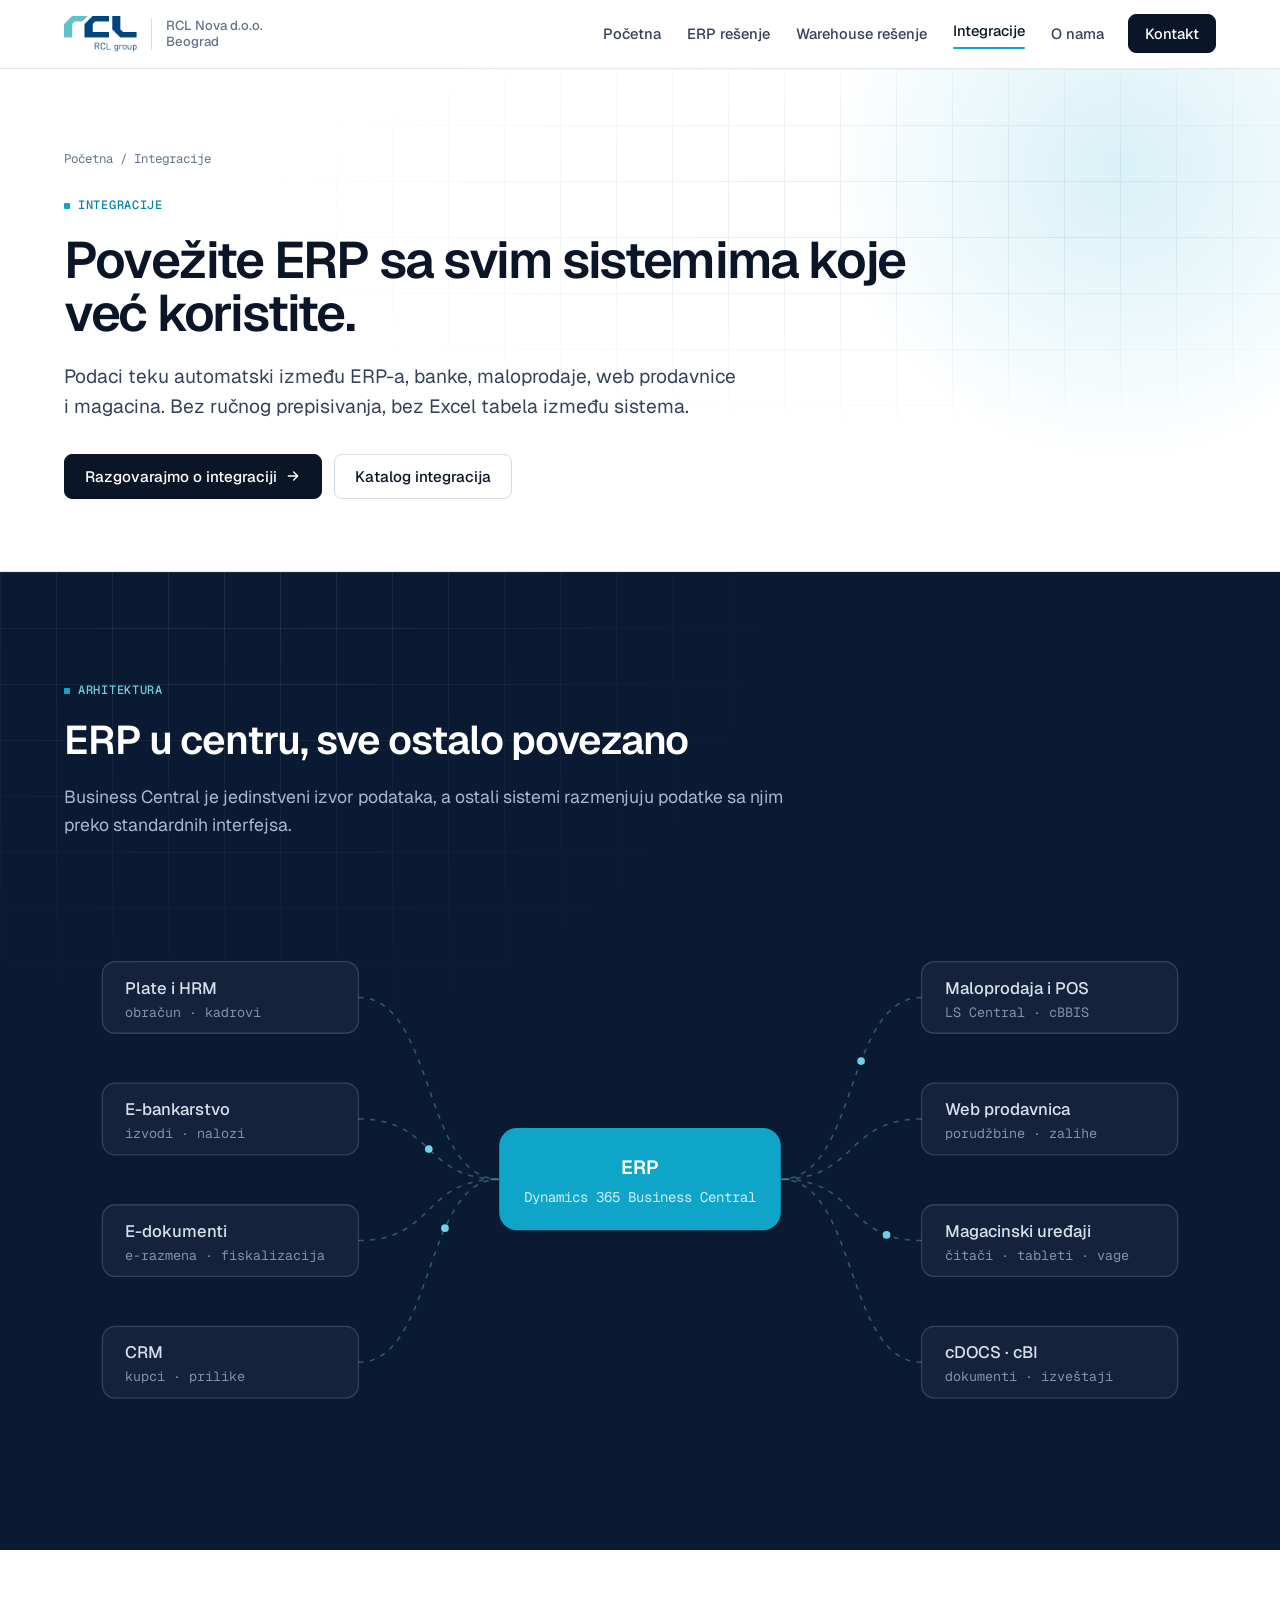
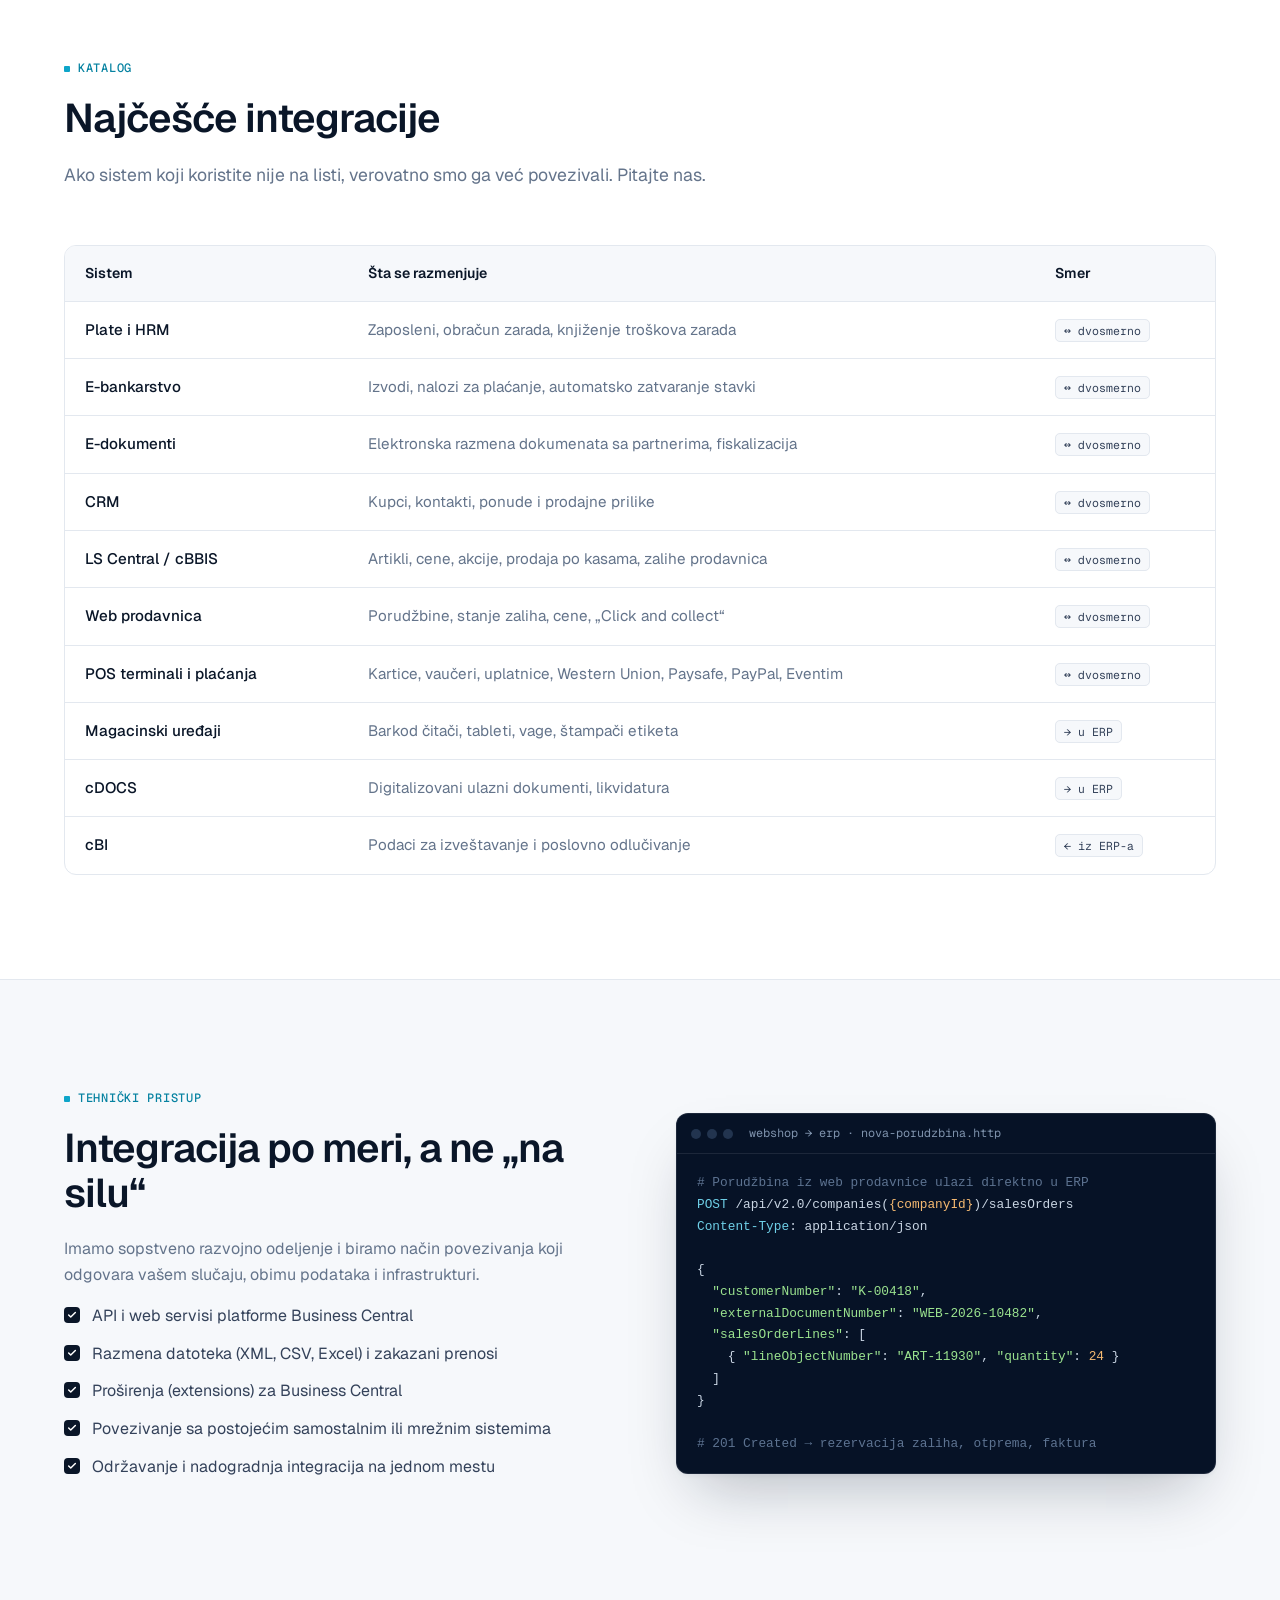
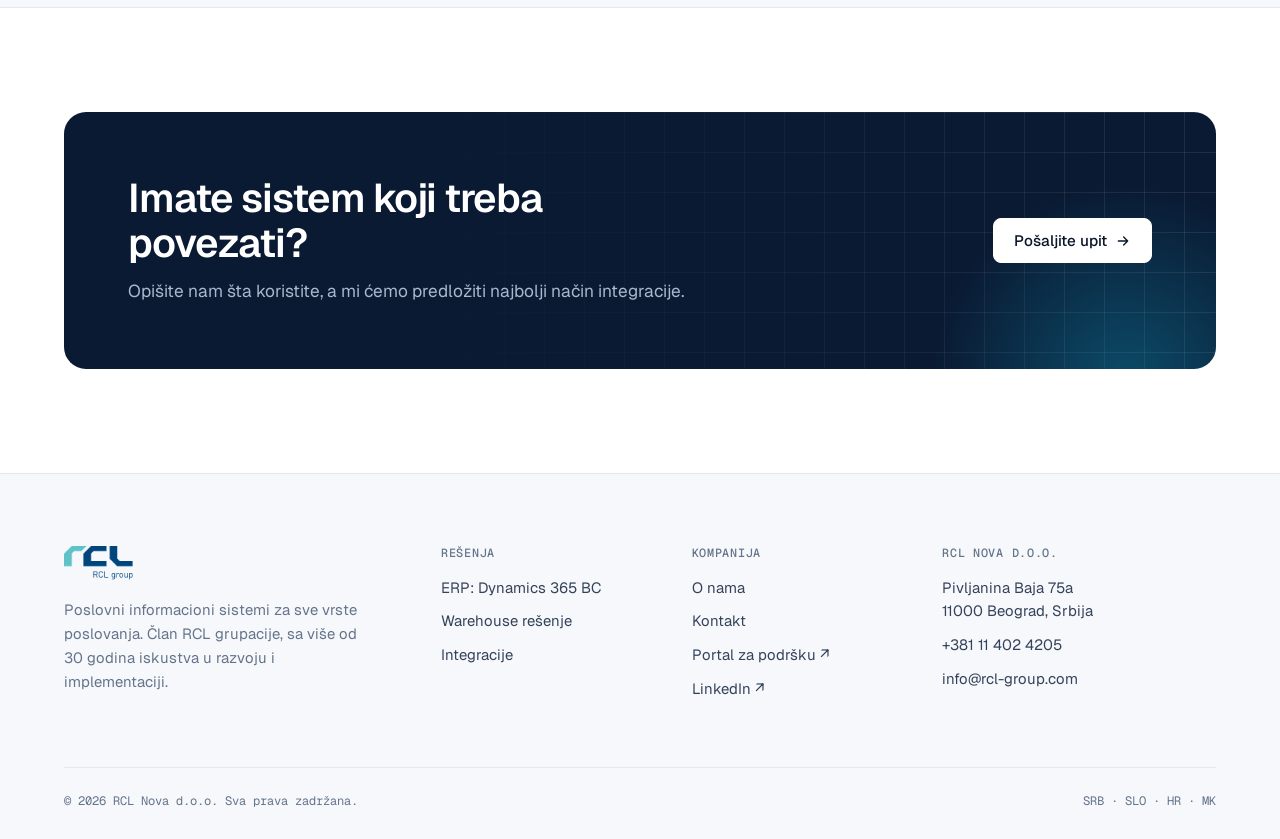
<file: integracije.html>
<!doctype html>
<html lang="sr-Latn">
<head>
  <meta charset="utf-8">
  <meta name="viewport" content="width=device-width, initial-scale=1">
  <title>Integracije ERP sistema — RCL Nova</title>
  <meta name="description" content="Integracija Business Central ERP-a sa platama, HRM, e-bankarstvom, CRM-om, maloprodajom, web prodavnicom i POS terminalima. API, web servisi, razmena datoteka.">
  <meta name="theme-color" content="#0a1628">
  <link rel="icon" href="assets/img/logo.png">
  <link rel="preconnect" href="https://fonts.googleapis.com">
  <link rel="preconnect" href="https://fonts.gstatic.com" crossorigin>
  <link href="https://fonts.googleapis.com/css2?family=Geist:wght@400;500;600;700&family=Geist+Mono:wght@400;500;600&display=swap" rel="stylesheet">
  <link rel="stylesheet" href="css/style.css?v=3">
</head>
<body>

<header class="site-header">
  <div class="container nav">
    <a class="brand" href="index.html" aria-label="RCL Nova — početna"><img src="assets/img/logo.png" alt="RCL group" width="73" height="36"><span>RCL Nova d.o.o.<br>Beograd</span></a>
    <button class="nav-toggle" aria-expanded="false" aria-controls="menu"><svg viewBox="0 0 24 24" fill="none" stroke="currentColor" stroke-width="2" stroke-linecap="round"><path d="M4 7h16M4 12h16M4 17h16"/></svg>Meni</button>
    <ul class="menu" id="menu">
      <li><a href="index.html">Početna</a></li>
      <li><a href="erp.html">ERP rešenje</a></li>
      <li><a href="warehouse.html">Warehouse rešenje</a></li>
      <li><a href="integracije.html" class="active" aria-current="page">Integracije</a></li>
      <li><a href="o-nama.html">O nama</a></li>
      <li><a class="btn" href="kontakt.html">Kontakt</a></li>
    </ul>
  </div>
</header>

<main>
  <section class="hero page-hero">
    <div class="container">
      <div class="crumbs"><a href="index.html">Početna</a> / Integracije</div>
      <span class="label">Integracije</span>
      <h1>Povežite ERP sa svim sistemima koje već koristite.</h1>
      <p class="lead">Podaci teku automatski između ERP-a, banke, maloprodaje, web prodavnice i magacina. Bez ručnog prepisivanja, bez Excel tabela između sistema.</p>
      <div class="actions">
        <a class="btn" href="kontakt.html?interes=Integracije">Razgovarajmo o integraciji <svg viewBox="0 0 24 24" fill="none" stroke="currentColor" stroke-width="2" stroke-linecap="round" stroke-linejoin="round"><path d="M5 12h14M13 6l6 6-6 6"/></svg></a>
        <a class="btn ghost" href="#katalog">Katalog integracija</a>
      </div>
    </div>
  </section>

  <section class="section dark-section">
    <div class="container">
      <div class="head">
        <span class="label">Arhitektura</span>
        <h2>ERP u centru, sve ostalo povezano</h2>
        <p>Business Central je jedinstveni izvor podataka, a ostali sistemi razmenjuju podatke sa njim preko standardnih interfejsa.</p>
      </div>
      <svg class="diagram" viewBox="0 0 900 430" role="img" aria-label="Dijagram: ERP Business Central u centru, povezan sa platama, e-bankarstvom, e-dokumentima, CRM-om, maloprodajom, web prodavnicom, magacinskim uređajima i sistemima cDOCS i cBI">
        <path id="l1" class="ln" d="M230,80 C290,80 280,222 340,222"/>
        <path id="l2" class="ln" d="M230,175 C290,175 280,222 340,222"/>
        <path id="l3" class="ln" d="M230,270 C290,270 280,222 340,222"/>
        <path id="l4" class="ln" d="M230,365 C290,365 280,222 340,222"/>
        <path id="r1" class="ln" d="M670,80 C610,80 620,222 560,222"/>
        <path id="r2" class="ln" d="M670,175 C610,175 620,222 560,222"/>
        <path id="r3" class="ln" d="M670,270 C610,270 620,222 560,222"/>
        <path id="r4" class="ln" d="M670,365 C610,365 620,222 560,222"/>
        <g class="node"><rect x="30" y="52" width="200" height="56" rx="10"/><text x="48" y="77">Plate i HRM</text><text class="sub" x="48" y="95">obračun · kadrovi</text></g>
        <g class="node"><rect x="30" y="147" width="200" height="56" rx="10"/><text x="48" y="172">E-bankarstvo</text><text class="sub" x="48" y="190">izvodi · nalozi</text></g>
        <g class="node"><rect x="30" y="242" width="200" height="56" rx="10"/><text x="48" y="267">E-dokumenti</text><text class="sub" x="48" y="285">e-razmena · fiskalizacija</text></g>
        <g class="node"><rect x="30" y="337" width="200" height="56" rx="10"/><text x="48" y="362">CRM</text><text class="sub" x="48" y="380">kupci · prilike</text></g>
        <g class="node"><rect x="670" y="52" width="200" height="56" rx="10"/><text x="688" y="77">Maloprodaja i POS</text><text class="sub" x="688" y="95">LS Central · cBBIS</text></g>
        <g class="node"><rect x="670" y="147" width="200" height="56" rx="10"/><text x="688" y="172">Web prodavnica</text><text class="sub" x="688" y="190">porudžbine · zalihe</text></g>
        <g class="node"><rect x="670" y="242" width="200" height="56" rx="10"/><text x="688" y="267">Magacinski uređaji</text><text class="sub" x="688" y="285">čitači · tableti · vage</text></g>
        <g class="node"><rect x="670" y="337" width="200" height="56" rx="10"/><text x="688" y="362">cDOCS · cBI</text><text class="sub" x="688" y="380">dokumenti · izveštaji</text></g>
        <g class="core"><rect x="340" y="182" width="220" height="80" rx="14"/><text x="450" y="218" text-anchor="middle">ERP</text><text class="sub" x="450" y="240" text-anchor="middle">Dynamics 365 Business Central</text></g>
        <circle class="pulse" r="3"><animateMotion dur="3.2s" repeatCount="indefinite"><mpath href="#l2"/></animateMotion></circle>
        <circle class="pulse" r="3"><animateMotion dur="3.8s" begin="-1s" repeatCount="indefinite"><mpath href="#l4"/></animateMotion></circle>
        <circle class="pulse" r="3"><animateMotion dur="3.4s" begin="-.5s" repeatCount="indefinite" keyPoints="1;0" keyTimes="0;1" calcMode="linear"><mpath href="#r1"/></animateMotion></circle>
        <circle class="pulse" r="3"><animateMotion dur="4s" begin="-1.5s" repeatCount="indefinite" keyPoints="1;0" keyTimes="0;1" calcMode="linear"><mpath href="#r3"/></animateMotion></circle>
      </svg>
      <ul class="diagram-list">
        <li class="core">ERP <span>Dynamics 365 BC</span></li>
        <li>Plate i HRM <span>obračun · kadrovi</span></li>
        <li>E-bankarstvo <span>izvodi · nalozi</span></li>
        <li>E-dokumenti <span>e-razmena · fiskalizacija</span></li>
        <li>CRM <span>kupci · prilike</span></li>
        <li>Maloprodaja i POS <span>LS Central · cBBIS</span></li>
        <li>Web prodavnica <span>porudžbine · zalihe</span></li>
        <li>Magacinski uređaji <span>čitači · tableti</span></li>
        <li>cDOCS · cBI <span>dokumenti · izveštaji</span></li>
      </ul>
    </div>
  </section>

  <section class="section" id="katalog">
    <div class="container">
      <div class="head">
        <span class="label">Katalog</span>
        <h2>Najčešće integracije</h2>
        <p>Ako sistem koji koristite nije na listi, verovatno smo ga već povezivali. Pitajte nas.</p>
      </div>
      <div class="table-wrap">
        <table class="data">
          <thead><tr><th>Sistem</th><th>Šta se razmenjuje</th><th>Smer</th></tr></thead>
          <tbody>
            <tr><td>Plate i HRM</td><td class="muted">Zaposleni, obračun zarada, knjiženje troškova zarada</td><td><span class="badge">↔ dvosmerno</span></td></tr>
            <tr><td>E-bankarstvo</td><td class="muted">Izvodi, nalozi za plaćanje, automatsko zatvaranje stavki</td><td><span class="badge">↔ dvosmerno</span></td></tr>
            <tr><td>E-dokumenti</td><td class="muted">Elektronska razmena dokumenata sa partnerima, fiskalizacija</td><td><span class="badge">↔ dvosmerno</span></td></tr>
            <tr><td>CRM</td><td class="muted">Kupci, kontakti, ponude i prodajne prilike</td><td><span class="badge">↔ dvosmerno</span></td></tr>
            <tr><td>LS Central / cBBIS</td><td class="muted">Artikli, cene, akcije, prodaja po kasama, zalihe prodavnica</td><td><span class="badge">↔ dvosmerno</span></td></tr>
            <tr><td>Web prodavnica</td><td class="muted">Porudžbine, stanje zaliha, cene, „Click and collect“</td><td><span class="badge">↔ dvosmerno</span></td></tr>
            <tr><td>POS terminali i plaćanja</td><td class="muted">Kartice, vaučeri, uplatnice, Western Union, Paysafe, PayPal, Eventim</td><td><span class="badge">↔ dvosmerno</span></td></tr>
            <tr><td>Magacinski uređaji</td><td class="muted">Barkod čitači, tableti, vage, štampači etiketa</td><td><span class="badge">→ u ERP</span></td></tr>
            <tr><td>cDOCS</td><td class="muted">Digitalizovani ulazni dokumenti, likvidatura</td><td><span class="badge">→ u ERP</span></td></tr>
            <tr><td>cBI</td><td class="muted">Podaci za izveštavanje i poslovno odlučivanje</td><td><span class="badge">← iz ERP-a</span></td></tr>
          </tbody>
        </table>
      </div>
    </div>
  </section>

  <section class="section soft">
    <div class="container split">
      <div>
        <span class="label">Tehnički pristup</span>
        <h2>Integracija po meri, a ne „na silu“</h2>
        <p class="muted">Imamo sopstveno razvojno odeljenje i biramo način povezivanja koji odgovara vašem slučaju, obimu podataka i infrastrukturi.</p>
        <ul class="checks-list">
          <li>API i web servisi platforme Business Central</li>
          <li>Razmena datoteka (XML, CSV, Excel) i zakazani prenosi</li>
          <li>Proširenja (extensions) za Business Central</li>
          <li>Povezivanje sa postojećim samostalnim ili mrežnim sistemima</li>
          <li>Održavanje i nadogradnja integracija na jednom mestu</li>
        </ul>
      </div>
      <div class="code">
        <div class="code-bar"><span class="dots"><i></i><i></i><i></i></span><span class="file">webshop → erp · nova-porudzbina.http</span></div>
<pre><span class="c"># Porudžbina iz web prodavnice ulazi direktno u ERP</span>
<span class="k">POST</span> /api/v2.0/companies(<span class="n">{companyId}</span>)/salesOrders
<span class="k">Content-Type</span>: application/json

{
  <span class="s">"customerNumber"</span>: <span class="s">"K-00418"</span>,
  <span class="s">"externalDocumentNumber"</span>: <span class="s">"WEB-2026-10482"</span>,
  <span class="s">"salesOrderLines"</span>: [
    { <span class="s">"lineObjectNumber"</span>: <span class="s">"ART-11930"</span>, <span class="s">"quantity"</span>: <span class="n">24</span> }
  ]
}

<span class="c"># 201 Created → rezervacija zaliha, otprema, faktura</span></pre>
      </div>
    </div>
  </section>

  <section class="section">
    <div class="container">
      <div class="cta-box">
        <div><h2>Imate sistem koji treba povezati?</h2><p>Opišite nam šta koristite, a mi ćemo predložiti najbolji način integracije.</p></div>
        <div class="actions"><a class="btn light" href="kontakt.html?interes=Integracije">Pošaljite upit <svg viewBox="0 0 24 24" fill="none" stroke="currentColor" stroke-width="2" stroke-linecap="round" stroke-linejoin="round"><path d="M5 12h14M13 6l6 6-6 6"/></svg></a></div>
      </div>
    </div>
  </section>
</main>

<footer class="site-footer">
  <div class="container">
    <div class="footer-grid">
      <div>
        <img src="assets/img/logo.png" alt="RCL group" width="69" height="34">
        <p>Poslovni informacioni sistemi za sve vrste poslovanja. Član RCL grupacije, sa više od 30 godina iskustva u razvoju i implementaciji.</p>
      </div>
      <div>
        <h4>Rešenja</h4>
        <ul>
          <li><a href="erp.html">ERP: Dynamics 365 BC</a></li>
          <li><a href="warehouse.html">Warehouse rešenje</a></li>
          <li><a href="integracije.html">Integracije</a></li>
        </ul>
      </div>
      <div>
        <h4>Kompanija</h4>
        <ul>
          <li><a href="o-nama.html">O nama</a></li>
          <li><a href="kontakt.html">Kontakt</a></li>
          <li><a href="https://support-rcl.atlassian.net/servicedesk/customer/portals" target="_blank" rel="noopener">Portal za podršku ↗</a></li>
          <li><a href="https://www.linkedin.com/company/rcl-int-d-o-o-/about/" target="_blank" rel="noopener">LinkedIn ↗</a></li>
        </ul>
      </div>
      <div>
        <h4>RCL Nova d.o.o.</h4>
        <ul>
          <li>Pivljanina Baja 75a<br>11000 Beograd, Srbija</li>
          <li><a href="tel:+381114024205">+381 11 402 4205</a></li>
          <li><a href="mailto:info@rcl-group.com">info@rcl-group.com</a></li>
        </ul>
      </div>
    </div>
    <div class="footer-bottom">
      <span>© <span data-year></span> RCL Nova d.o.o. Sva prava zadržana.</span>
      <span>SRB · SLO · HR · MK</span>
    </div>
  </div>
</footer>

<script src="js/main.js?v=3"></script>
</body>
</html>
</file>
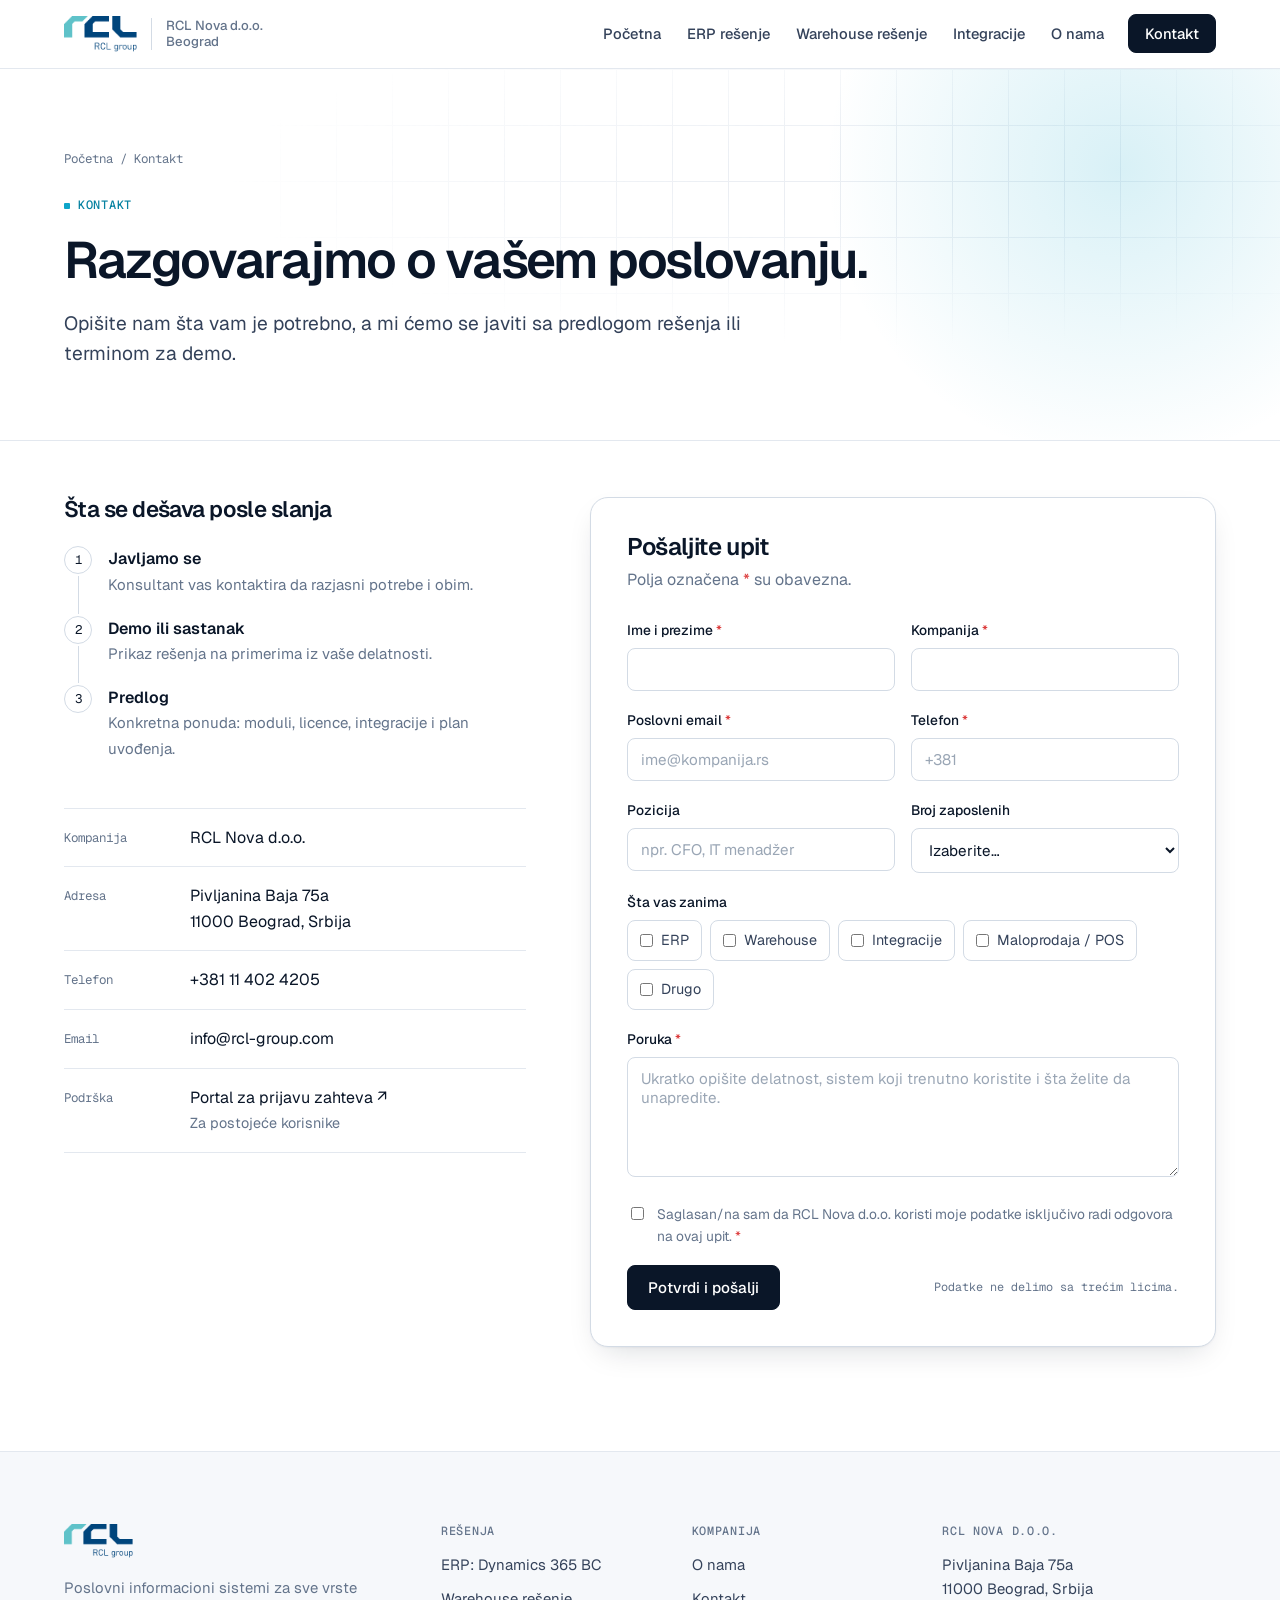
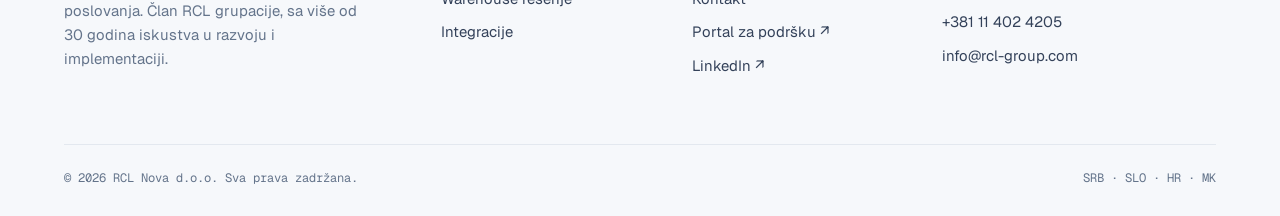
<file: kontakt.html>
<!doctype html>
<html lang="sr-Latn">
<head>
  <meta charset="utf-8">
  <meta name="viewport" content="width=device-width, initial-scale=1">
  <title>Kontakt — RCL Nova d.o.o.</title>
  <meta name="description" content="Kontaktirajte RCL Nova d.o.o., Pivljanina Baja 75a, Beograd. Zakažite demo ERP-a, warehouse rešenja ili razgovor o integracijama.">
  <meta name="theme-color" content="#0a1628">
  <link rel="icon" href="assets/img/logo.png">
  <link rel="preconnect" href="https://fonts.googleapis.com">
  <link rel="preconnect" href="https://fonts.gstatic.com" crossorigin>
  <link href="https://fonts.googleapis.com/css2?family=Geist:wght@400;500;600;700&family=Geist+Mono:wght@400;500;600&display=swap" rel="stylesheet">
  <link rel="stylesheet" href="css/style.css?v=3">
</head>
<body>

<header class="site-header">
  <div class="container nav">
    <a class="brand" href="index.html" aria-label="RCL Nova — početna"><img src="assets/img/logo.png" alt="RCL group" width="73" height="36"><span>RCL Nova d.o.o.<br>Beograd</span></a>
    <button class="nav-toggle" aria-expanded="false" aria-controls="menu"><svg viewBox="0 0 24 24" fill="none" stroke="currentColor" stroke-width="2" stroke-linecap="round"><path d="M4 7h16M4 12h16M4 17h16"/></svg>Meni</button>
    <ul class="menu" id="menu">
      <li><a href="index.html">Početna</a></li>
      <li><a href="erp.html">ERP rešenje</a></li>
      <li><a href="warehouse.html">Warehouse rešenje</a></li>
      <li><a href="integracije.html">Integracije</a></li>
      <li><a href="o-nama.html">O nama</a></li>
      <li><a class="btn" href="kontakt.html" aria-current="page">Kontakt</a></li>
    </ul>
  </div>
</header>

<main>
  <section class="hero page-hero" style="padding-bottom:40px">
    <div class="container">
      <div class="crumbs"><a href="index.html">Početna</a> / Kontakt</div>
      <span class="label">Kontakt</span>
      <h1>Razgovarajmo o vašem poslovanju.</h1>
      <p class="lead">Opišite nam šta vam je potrebno, a mi ćemo se javiti sa predlogom rešenja ili terminom za demo.</p>
    </div>
  </section>

  <section class="section" style="padding-top:56px">
    <div class="container contact-grid">
      <aside>
        <h2 style="font-size:1.4rem">Šta se dešava posle slanja</h2>
        <ol class="next-steps" style="margin-top:24px">
          <li><strong>Javljamo se</strong><span>Konsultant vas kontaktira da razjasni potrebe i obim.</span></li>
          <li><strong>Demo ili sastanak</strong><span>Prikaz rešenja na primerima iz vaše delatnosti.</span></li>
          <li><strong>Predlog</strong><span>Konkretna ponuda: moduli, licence, integracije i plan uvođenja.</span></li>
        </ol>

        <dl class="contact-list">
          <div><dt>Kompanija</dt><dd>RCL Nova d.o.o.</dd></div>
          <div><dt>Adresa</dt><dd>Pivljanina Baja 75a<br>11000 Beograd, Srbija</dd></div>
          <div><dt>Telefon</dt><dd><a href="tel:+381114024205">+381 11 402 4205</a></dd></div>
          <div><dt>Email</dt><dd><a href="mailto:info@rcl-group.com">info@rcl-group.com</a></dd></div>
          <div><dt>Podrška</dt><dd><a href="https://support-rcl.atlassian.net/servicedesk/customer/portals" target="_blank" rel="noopener">Portal za prijavu zahteva ↗</a><br><span class="muted" style="font-size:.9rem">Za postojeće korisnike</span></dd></div>
        </dl>
      </aside>

      <form id="lead-form" class="lead-form" novalidate>
        <h2>Pošaljite upit</h2>
        <p>Polja označena <span class="req">*</span> su obavezna.</p>
        <div class="form-row">
          <div class="field">
            <label for="ime">Ime i prezime <span class="req">*</span></label>
            <input id="ime" name="Ime i prezime" type="text" autocomplete="name" required>
          </div>
          <div class="field">
            <label for="kompanija">Kompanija <span class="req">*</span></label>
            <input id="kompanija" name="Kompanija" type="text" autocomplete="organization" required>
          </div>
        </div>
        <div class="form-row">
          <div class="field">
            <label for="email">Poslovni email <span class="req">*</span></label>
            <input id="email" name="Email" type="email" autocomplete="email" placeholder="ime@kompanija.rs" required>
          </div>
          <div class="field">
            <label for="telefon">Telefon <span class="req">*</span></label>
            <input id="telefon" name="Telefon" type="tel" autocomplete="tel" placeholder="+381" required>
          </div>
        </div>
        <div class="form-row">
          <div class="field">
            <label for="pozicija">Pozicija</label>
            <input id="pozicija" name="Pozicija" type="text" autocomplete="organization-title" placeholder="npr. CFO, IT menadžer">
          </div>
          <div class="field">
            <label for="velicina">Broj zaposlenih</label>
            <select id="velicina" name="Broj zaposlenih">
              <option value="">Izaberite…</option>
              <option>1–10</option>
              <option>11–50</option>
              <option>51–250</option>
              <option>251–1000</option>
              <option>Više od 1000</option>
            </select>
          </div>
        </div>
        <div class="field">
          <label>Šta vas zanima</label>
          <div class="checks">
            <label><input type="checkbox" name="Oblast interesovanja" value="ERP"> ERP</label>
            <label><input type="checkbox" name="Oblast interesovanja" value="Warehouse"> Warehouse</label>
            <label><input type="checkbox" name="Oblast interesovanja" value="Integracije"> Integracije</label>
            <label><input type="checkbox" name="Oblast interesovanja" value="Maloprodaja"> Maloprodaja / POS</label>
            <label><input type="checkbox" name="Oblast interesovanja" value="Drugo"> Drugo</label>
          </div>
        </div>
        <div class="field">
          <label for="poruka">Poruka <span class="req">*</span></label>
          <textarea id="poruka" name="Poruka" placeholder="Ukratko opišite delatnost, sistem koji trenutno koristite i šta želite da unapredite." required></textarea>
        </div>
        <input class="hp" type="checkbox" name="botcheck" tabindex="-1" autocomplete="off" aria-hidden="true">
        <div class="field consent">
          <input id="saglasnost" type="checkbox" name="Saglasnost" value="Da" required>
          <label for="saglasnost">Saglasan/na sam da RCL Nova d.o.o. koristi moje podatke isključivo radi odgovora na ovaj upit. <span class="req">*</span></label>
        </div>
        <div class="form-foot">
          <button type="submit" class="btn">Potvrdi i pošalji</button>
          <small>Podatke ne delimo sa trećim licima.</small>
        </div>
        <div class="form-status" role="status" aria-live="polite"></div>
      </form>
    </div>
  </section>
</main>

<footer class="site-footer">
  <div class="container">
    <div class="footer-grid">
      <div>
        <img src="assets/img/logo.png" alt="RCL group" width="69" height="34">
        <p>Poslovni informacioni sistemi za sve vrste poslovanja. Član RCL grupacije, sa više od 30 godina iskustva u razvoju i implementaciji.</p>
      </div>
      <div>
        <h4>Rešenja</h4>
        <ul>
          <li><a href="erp.html">ERP: Dynamics 365 BC</a></li>
          <li><a href="warehouse.html">Warehouse rešenje</a></li>
          <li><a href="integracije.html">Integracije</a></li>
        </ul>
      </div>
      <div>
        <h4>Kompanija</h4>
        <ul>
          <li><a href="o-nama.html">O nama</a></li>
          <li><a href="kontakt.html">Kontakt</a></li>
          <li><a href="https://support-rcl.atlassian.net/servicedesk/customer/portals" target="_blank" rel="noopener">Portal za podršku ↗</a></li>
          <li><a href="https://www.linkedin.com/company/rcl-int-d-o-o-/about/" target="_blank" rel="noopener">LinkedIn ↗</a></li>
        </ul>
      </div>
      <div>
        <h4>RCL Nova d.o.o.</h4>
        <ul>
          <li>Pivljanina Baja 75a<br>11000 Beograd, Srbija</li>
          <li><a href="tel:+381114024205">+381 11 402 4205</a></li>
          <li><a href="mailto:info@rcl-group.com">info@rcl-group.com</a></li>
        </ul>
      </div>
    </div>
    <div class="footer-bottom">
      <span>© <span data-year></span> RCL Nova d.o.o. Sva prava zadržana.</span>
      <span>SRB · SLO · HR · MK</span>
    </div>
  </div>
</footer>

<script src="js/main.js?v=3"></script>
</body>
</html>
</file>
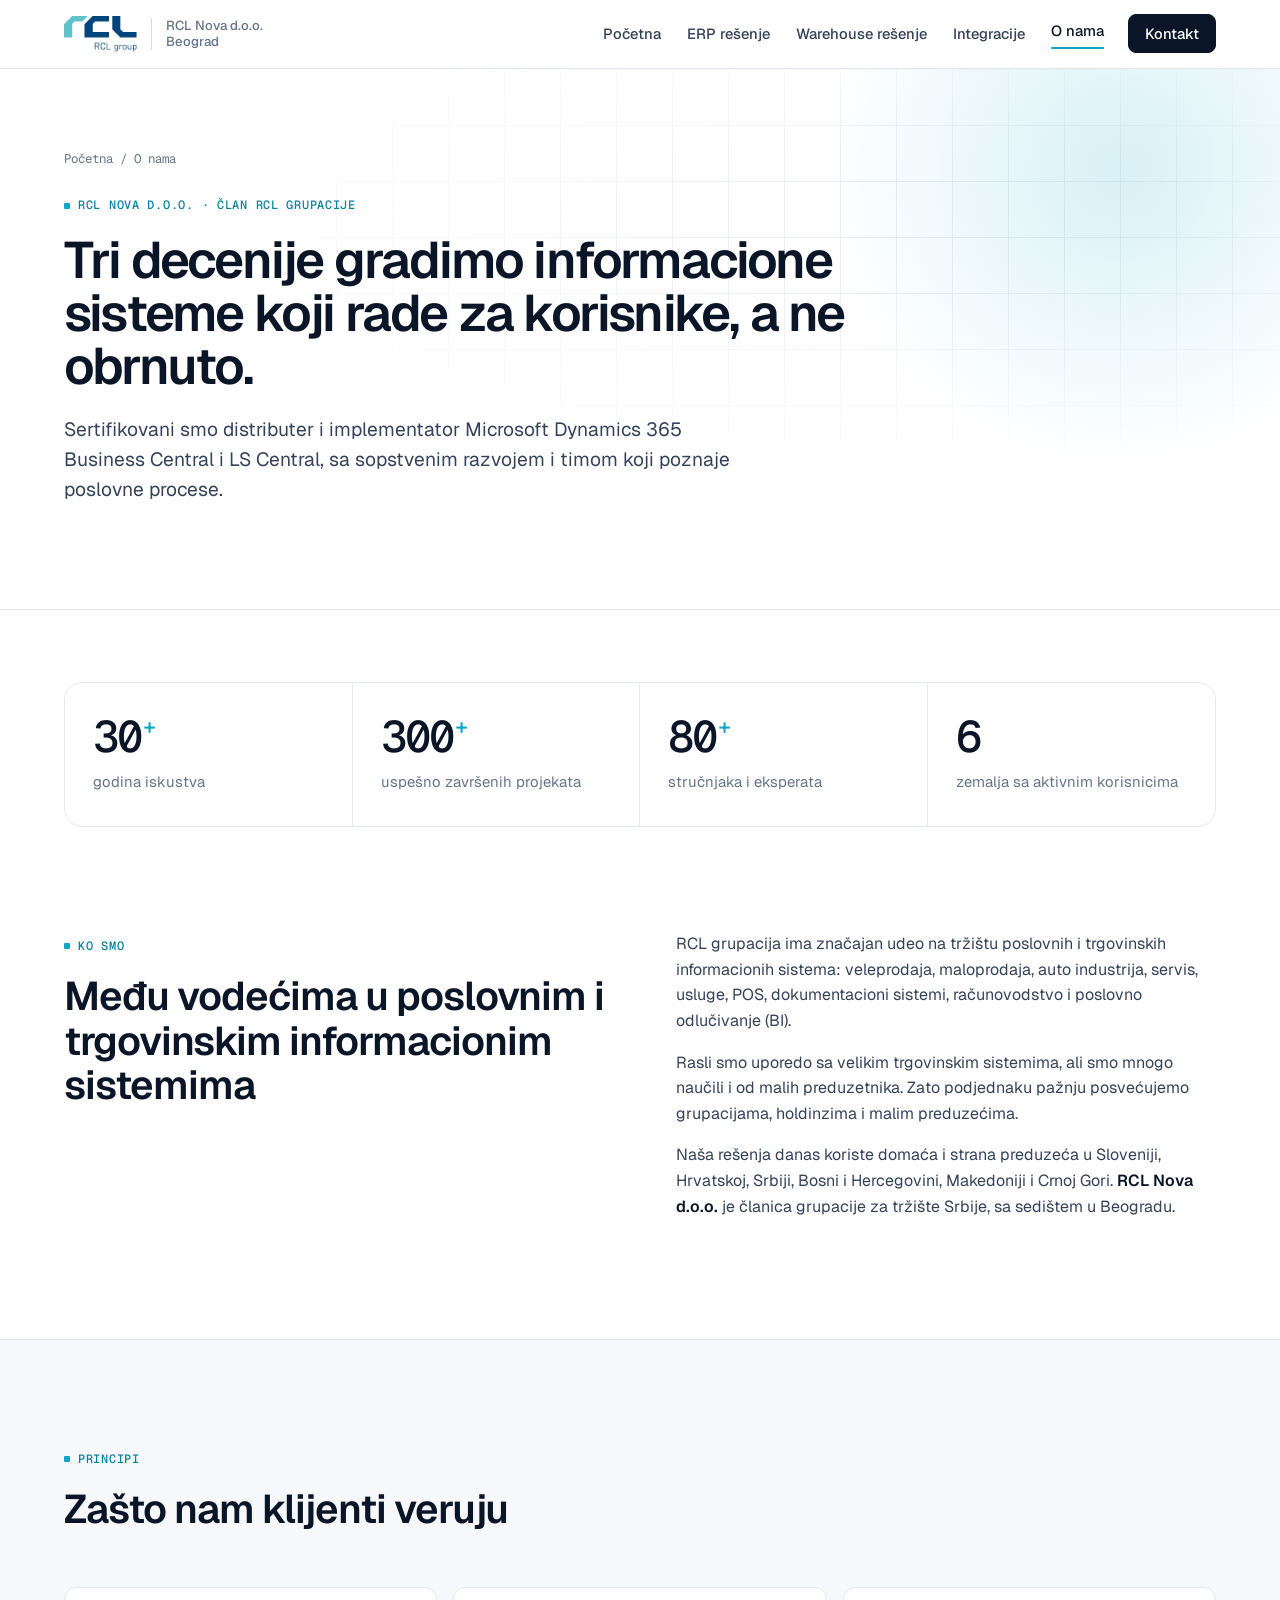
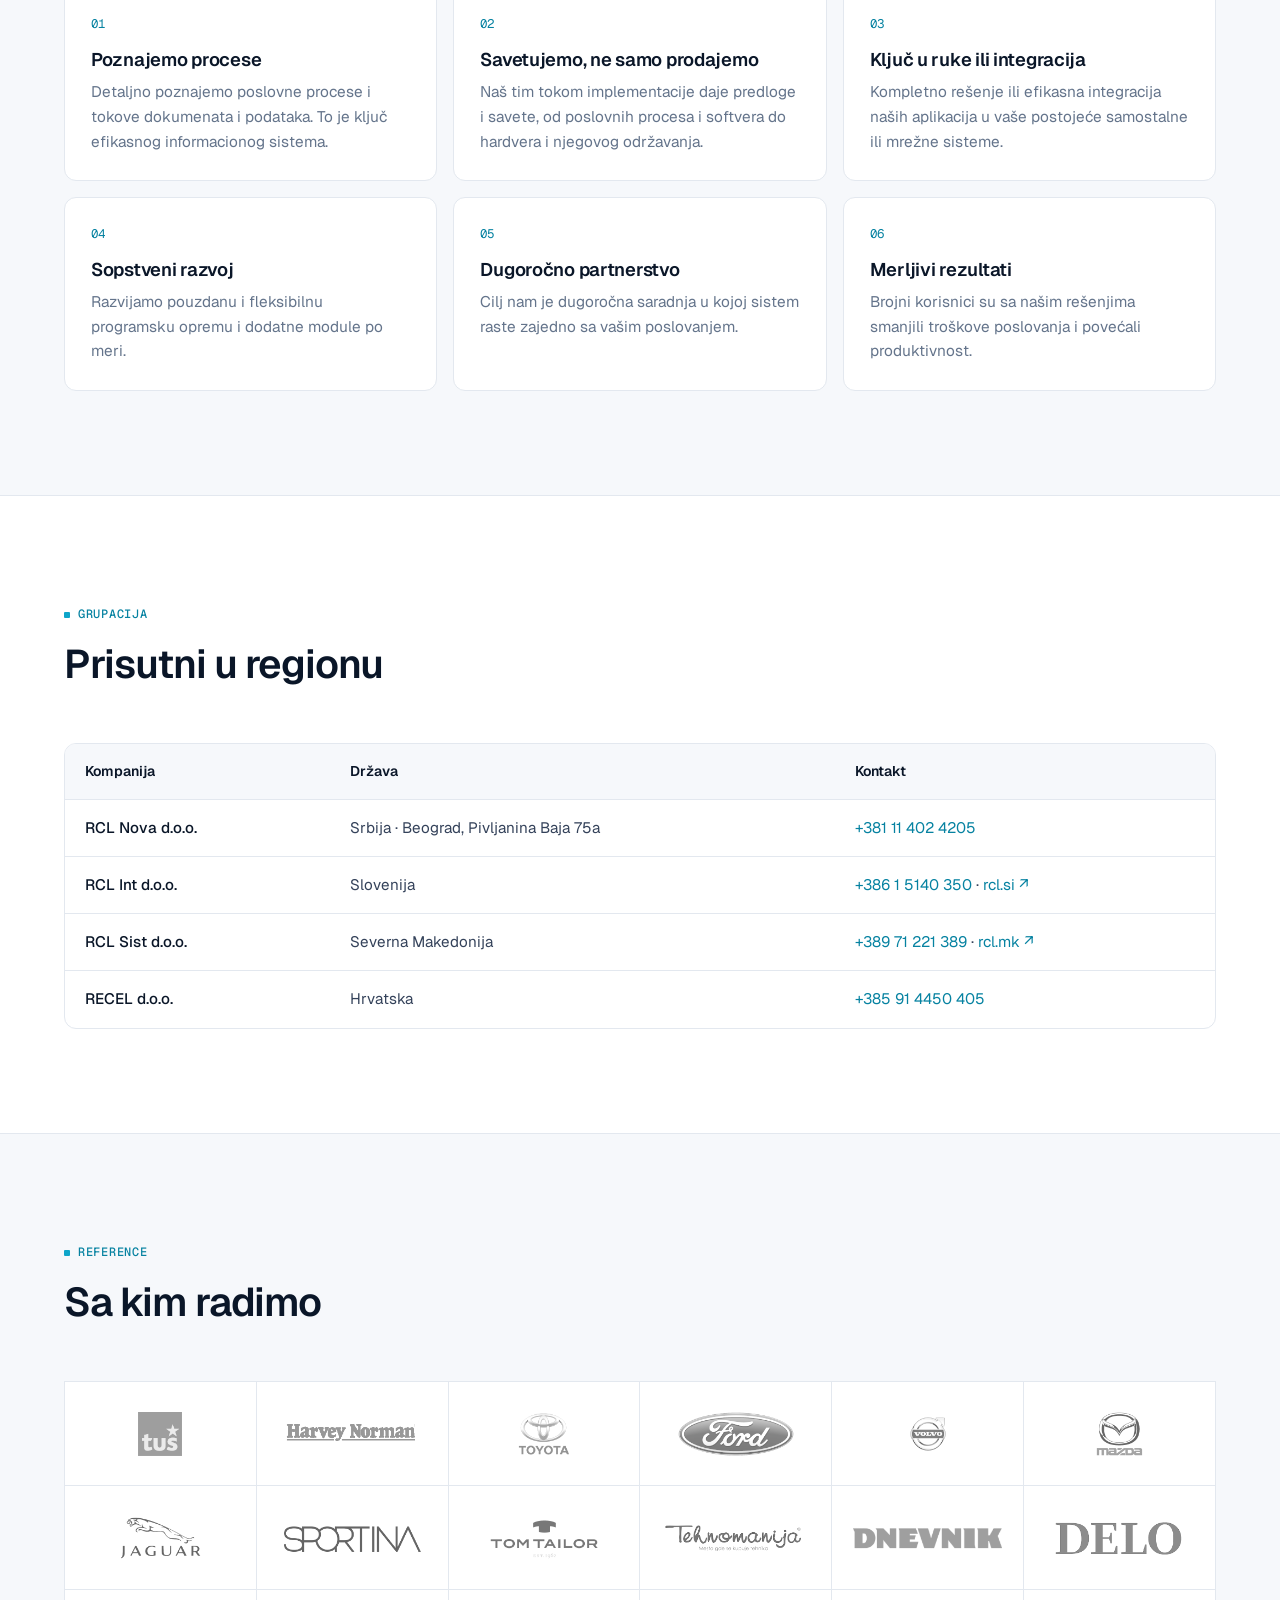
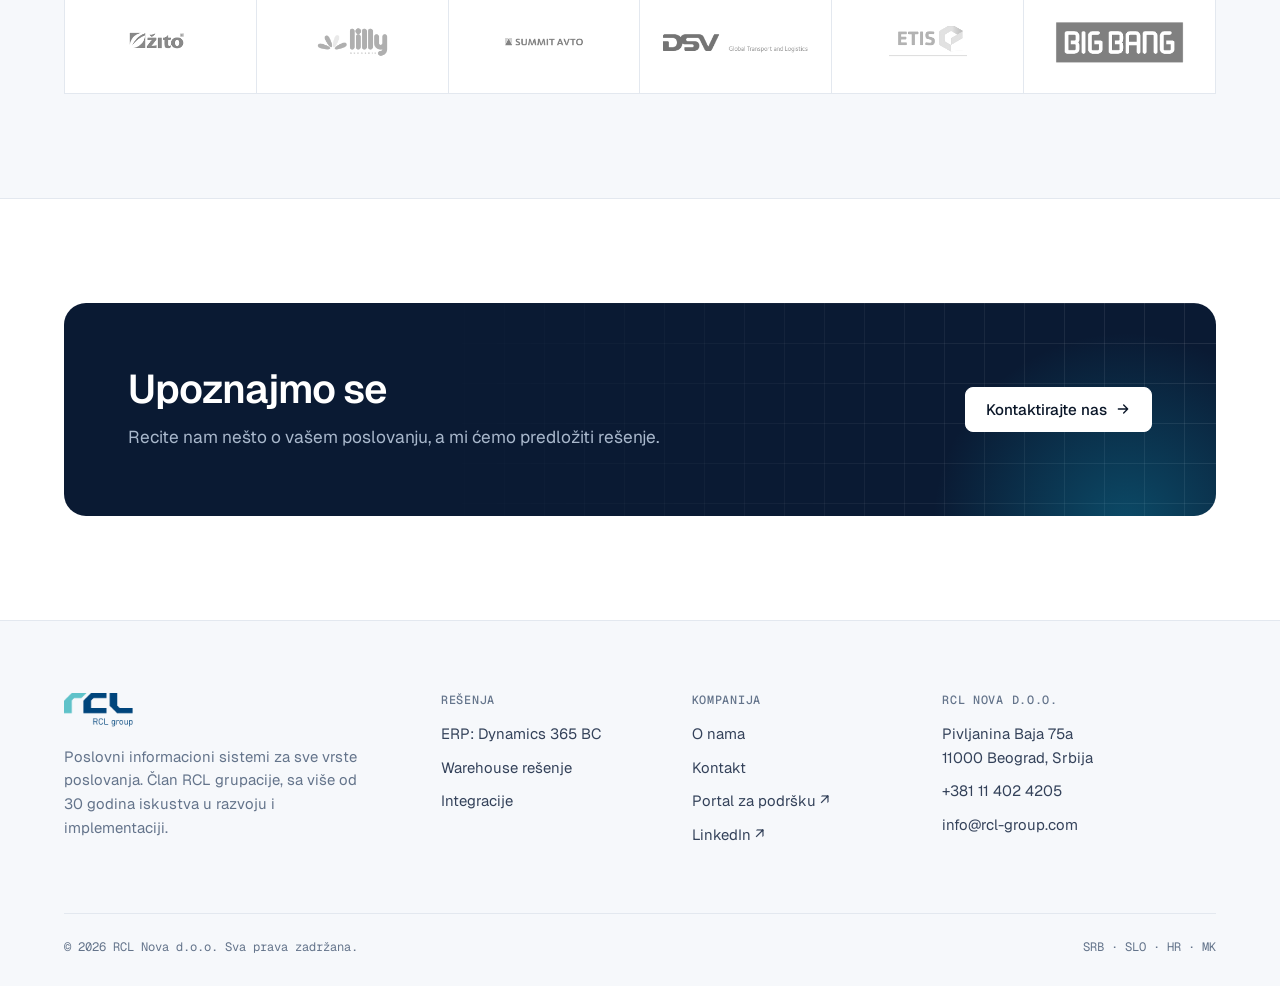
<file: o-nama.html>
<!doctype html>
<html lang="sr-Latn">
<head>
  <meta charset="utf-8">
  <meta name="viewport" content="width=device-width, initial-scale=1">
  <title>O nama — RCL Nova d.o.o.</title>
  <meta name="description" content="RCL Nova d.o.o., član RCL grupacije: 30+ godina iskustva, 300+ projekata i 80+ stručnjaka za poslovne informacione sisteme.">
  <meta name="theme-color" content="#0a1628">
  <link rel="icon" href="assets/img/logo.png">
  <link rel="preconnect" href="https://fonts.googleapis.com">
  <link rel="preconnect" href="https://fonts.gstatic.com" crossorigin>
  <link href="https://fonts.googleapis.com/css2?family=Geist:wght@400;500;600;700&family=Geist+Mono:wght@400;500;600&display=swap" rel="stylesheet">
  <link rel="stylesheet" href="css/style.css?v=3">
</head>
<body>

<header class="site-header">
  <div class="container nav">
    <a class="brand" href="index.html" aria-label="RCL Nova — početna"><img src="assets/img/logo.png" alt="RCL group" width="73" height="36"><span>RCL Nova d.o.o.<br>Beograd</span></a>
    <button class="nav-toggle" aria-expanded="false" aria-controls="menu"><svg viewBox="0 0 24 24" fill="none" stroke="currentColor" stroke-width="2" stroke-linecap="round"><path d="M4 7h16M4 12h16M4 17h16"/></svg>Meni</button>
    <ul class="menu" id="menu">
      <li><a href="index.html">Početna</a></li>
      <li><a href="erp.html">ERP rešenje</a></li>
      <li><a href="warehouse.html">Warehouse rešenje</a></li>
      <li><a href="integracije.html">Integracije</a></li>
      <li><a href="o-nama.html" class="active" aria-current="page">O nama</a></li>
      <li><a class="btn" href="kontakt.html">Kontakt</a></li>
    </ul>
  </div>
</header>

<main>
  <section class="hero page-hero">
    <div class="container">
      <div class="crumbs"><a href="index.html">Početna</a> / O nama</div>
      <span class="label">RCL Nova d.o.o. · član RCL grupacije</span>
      <h1>Tri decenije gradimo informacione sisteme koji rade za korisnike, a ne obrnuto.</h1>
      <p class="lead">Sertifikovani smo distributer i implementator Microsoft Dynamics 365 Business Central i LS Central, sa sopstvenim razvojem i timom koji poznaje poslovne procese.</p>
    </div>
  </section>

  <section class="section tight">
    <div class="container">
      <div class="metrics">
        <div class="metric"><b>30<sup>+</sup></b><span>godina iskustva</span></div>
        <div class="metric"><b>300<sup>+</sup></b><span>uspešno završenih projekata</span></div>
        <div class="metric"><b>80<sup>+</sup></b><span>stručnjaka i eksperata</span></div>
        <div class="metric"><b>6</b><span>zemalja sa aktivnim korisnicima</span></div>
      </div>
    </div>
  </section>

  <section class="section" style="padding-top:32px">
    <div class="container split" style="align-items:start">
      <div>
        <span class="label">Ko smo</span>
        <h2>Među vodećima u poslovnim i trgovinskim informacionim sistemima</h2>
      </div>
      <div>
        <p>RCL grupacija ima značajan udeo na tržištu poslovnih i trgovinskih informacionih sistema: veleprodaja, maloprodaja, auto industrija, servis, usluge, POS, dokumentacioni sistemi, računovodstvo i poslovno odlučivanje (BI).</p>
        <p>Rasli smo uporedo sa velikim trgovinskim sistemima, ali smo mnogo naučili i od malih preduzetnika. Zato podjednaku pažnju posvećujemo grupacijama, holdinzima i malim preduzećima.</p>
        <p>Naša rešenja danas koriste domaća i strana preduzeća u Sloveniji, Hrvatskoj, Srbiji, Bosni i Hercegovini, Makedoniji i Crnoj Gori. <strong>RCL Nova d.o.o.</strong> je članica grupacije za tržište Srbije, sa sedištem u Beogradu.</p>
      </div>
    </div>
  </section>

  <section class="section soft">
    <div class="container">
      <div class="head">
        <span class="label">Principi</span>
        <h2>Zašto nam klijenti veruju</h2>
      </div>
      <div class="grid g3">
        <div class="card"><span class="num">01</span><h3>Poznajemo procese</h3><p>Detaljno poznajemo poslovne procese i tokove dokumenata i podataka. To je ključ efikasnog informacionog sistema.</p></div>
        <div class="card"><span class="num">02</span><h3>Savetujemo, ne samo prodajemo</h3><p>Naš tim tokom implementacije daje predloge i savete, od poslovnih procesa i softvera do hardvera i njegovog održavanja.</p></div>
        <div class="card"><span class="num">03</span><h3>Ključ u ruke ili integracija</h3><p>Kompletno rešenje ili efikasna integracija naših aplikacija u vaše postojeće samostalne ili mrežne sisteme.</p></div>
        <div class="card"><span class="num">04</span><h3>Sopstveni razvoj</h3><p>Razvijamo pouzdanu i fleksibilnu programsku opremu i dodatne module po meri.</p></div>
        <div class="card"><span class="num">05</span><h3>Dugoročno partnerstvo</h3><p>Cilj nam je dugoročna saradnja u kojoj sistem raste zajedno sa vašim poslovanjem.</p></div>
        <div class="card"><span class="num">06</span><h3>Merljivi rezultati</h3><p>Brojni korisnici su sa našim rešenjima smanjili troškove poslovanja i povećali produktivnost.</p></div>
      </div>
    </div>
  </section>

  <section class="section">
    <div class="container">
      <div class="head">
        <span class="label">Grupacija</span>
        <h2>Prisutni u regionu</h2>
      </div>
      <div class="table-wrap">
        <table class="data">
          <thead><tr><th>Kompanija</th><th>Država</th><th>Kontakt</th></tr></thead>
          <tbody>
            <tr><td>RCL Nova d.o.o.</td><td>Srbija · Beograd, Pivljanina Baja 75a</td><td><a href="tel:+381114024205">+381 11 402 4205</a></td></tr>
            <tr><td>RCL Int d.o.o.</td><td>Slovenija</td><td><a href="tel:+38615140350">+386 1 5140 350</a> · <a href="https://www.rcl.si" target="_blank" rel="noopener">rcl.si ↗</a></td></tr>
            <tr><td>RCL Sist d.o.o.</td><td>Severna Makedonija</td><td><a href="tel:+38971221389">+389 71 221 389</a> · <a href="https://www.rcl.mk" target="_blank" rel="noopener">rcl.mk ↗</a></td></tr>
            <tr><td>RECEL d.o.o.</td><td>Hrvatska</td><td><a href="tel:+385914450405">+385 91 4450 405</a></td></tr>
          </tbody>
        </table>
      </div>
    </div>
  </section>

  <section class="section soft">
    <div class="container">
      <div class="head">
        <span class="label">Reference</span>
        <h2>Sa kim radimo</h2>
      </div>
      <div class="logo-wall"><div><img src="assets/img/ref/tus-logo_80_1_1.png" alt="Tuš" loading="lazy"></div><div><img src="assets/img/ref/harvey-norman-png-3_80px_6.png" alt="Harvey Norman" loading="lazy"></div><div><img src="assets/img/ref/toyota_80px_13.png" alt="Toyota" loading="lazy"></div><div><img src="assets/img/ref/Ford-Motor-Company-Logo_80px_12.png" alt="Ford" loading="lazy"></div><div><img src="assets/img/ref/Volvo-logo-2012-2048x2048_80px_14.png" alt="Volvo" loading="lazy"></div><div><img src="assets/img/ref/1089px-Mazda_Motor_logo_80px.svg_11.png" alt="Mazda" loading="lazy"></div><div><img src="assets/img/ref/Jaguar_logo_transparent_png_80px_15.png" alt="Jaguar" loading="lazy"></div><div><img src="assets/img/ref/sportina3_80px_2.png" alt="Sportina" loading="lazy"></div><div><img src="assets/img/ref/tom-taylor_80px_20.png" alt="Tom Tailor" loading="lazy"></div><div><img src="assets/img/ref/tehnomania_80px_1_9.png" alt="Tehnomanija" loading="lazy"></div><div><img src="assets/img/ref/Dnevnik-Logo-1-5306_80px_10.png" alt="Dnevnik" loading="lazy"></div><div><img src="assets/img/ref/delo_80px_1_7.png" alt="Delo" loading="lazy"></div><div><img src="assets/img/ref/zito-logo_80px_18.png" alt="Žito" loading="lazy"></div><div><img src="assets/img/ref/lilly_80px_1_8.png" alt="Lilly" loading="lazy"></div><div><img src="assets/img/ref/summit_80px_1_5.png" alt="Summit" loading="lazy"></div><div><img src="assets/img/ref/dsv_80_23.png" alt="DSV" loading="lazy"></div><div><img src="assets/img/ref/etis_80pxz_17.png" alt="Etis" loading="lazy"></div><div><img src="assets/img/ref/bignang2_3.png" alt="Big Bang" loading="lazy"></div></div>
    </div>
  </section>

  <section class="section">
    <div class="container">
      <div class="cta-box">
        <div><h2>Upoznajmo se</h2><p>Recite nam nešto o vašem poslovanju, a mi ćemo predložiti rešenje.</p></div>
        <div class="actions"><a class="btn light" href="kontakt.html">Kontaktirajte nas <svg viewBox="0 0 24 24" fill="none" stroke="currentColor" stroke-width="2" stroke-linecap="round" stroke-linejoin="round"><path d="M5 12h14M13 6l6 6-6 6"/></svg></a></div>
      </div>
    </div>
  </section>
</main>

<footer class="site-footer">
  <div class="container">
    <div class="footer-grid">
      <div>
        <img src="assets/img/logo.png" alt="RCL group" width="69" height="34">
        <p>Poslovni informacioni sistemi za sve vrste poslovanja. Član RCL grupacije, sa više od 30 godina iskustva u razvoju i implementaciji.</p>
      </div>
      <div>
        <h4>Rešenja</h4>
        <ul>
          <li><a href="erp.html">ERP: Dynamics 365 BC</a></li>
          <li><a href="warehouse.html">Warehouse rešenje</a></li>
          <li><a href="integracije.html">Integracije</a></li>
        </ul>
      </div>
      <div>
        <h4>Kompanija</h4>
        <ul>
          <li><a href="o-nama.html">O nama</a></li>
          <li><a href="kontakt.html">Kontakt</a></li>
          <li><a href="https://support-rcl.atlassian.net/servicedesk/customer/portals" target="_blank" rel="noopener">Portal za podršku ↗</a></li>
          <li><a href="https://www.linkedin.com/company/rcl-int-d-o-o-/about/" target="_blank" rel="noopener">LinkedIn ↗</a></li>
        </ul>
      </div>
      <div>
        <h4>RCL Nova d.o.o.</h4>
        <ul>
          <li>Pivljanina Baja 75a<br>11000 Beograd, Srbija</li>
          <li><a href="tel:+381114024205">+381 11 402 4205</a></li>
          <li><a href="mailto:info@rcl-group.com">info@rcl-group.com</a></li>
        </ul>
      </div>
    </div>
    <div class="footer-bottom">
      <span>© <span data-year></span> RCL Nova d.o.o. Sva prava zadržana.</span>
      <span>SRB · SLO · HR · MK</span>
    </div>
  </div>
</footer>

<script src="js/main.js?v=3"></script>
</body>
</html>
</file>
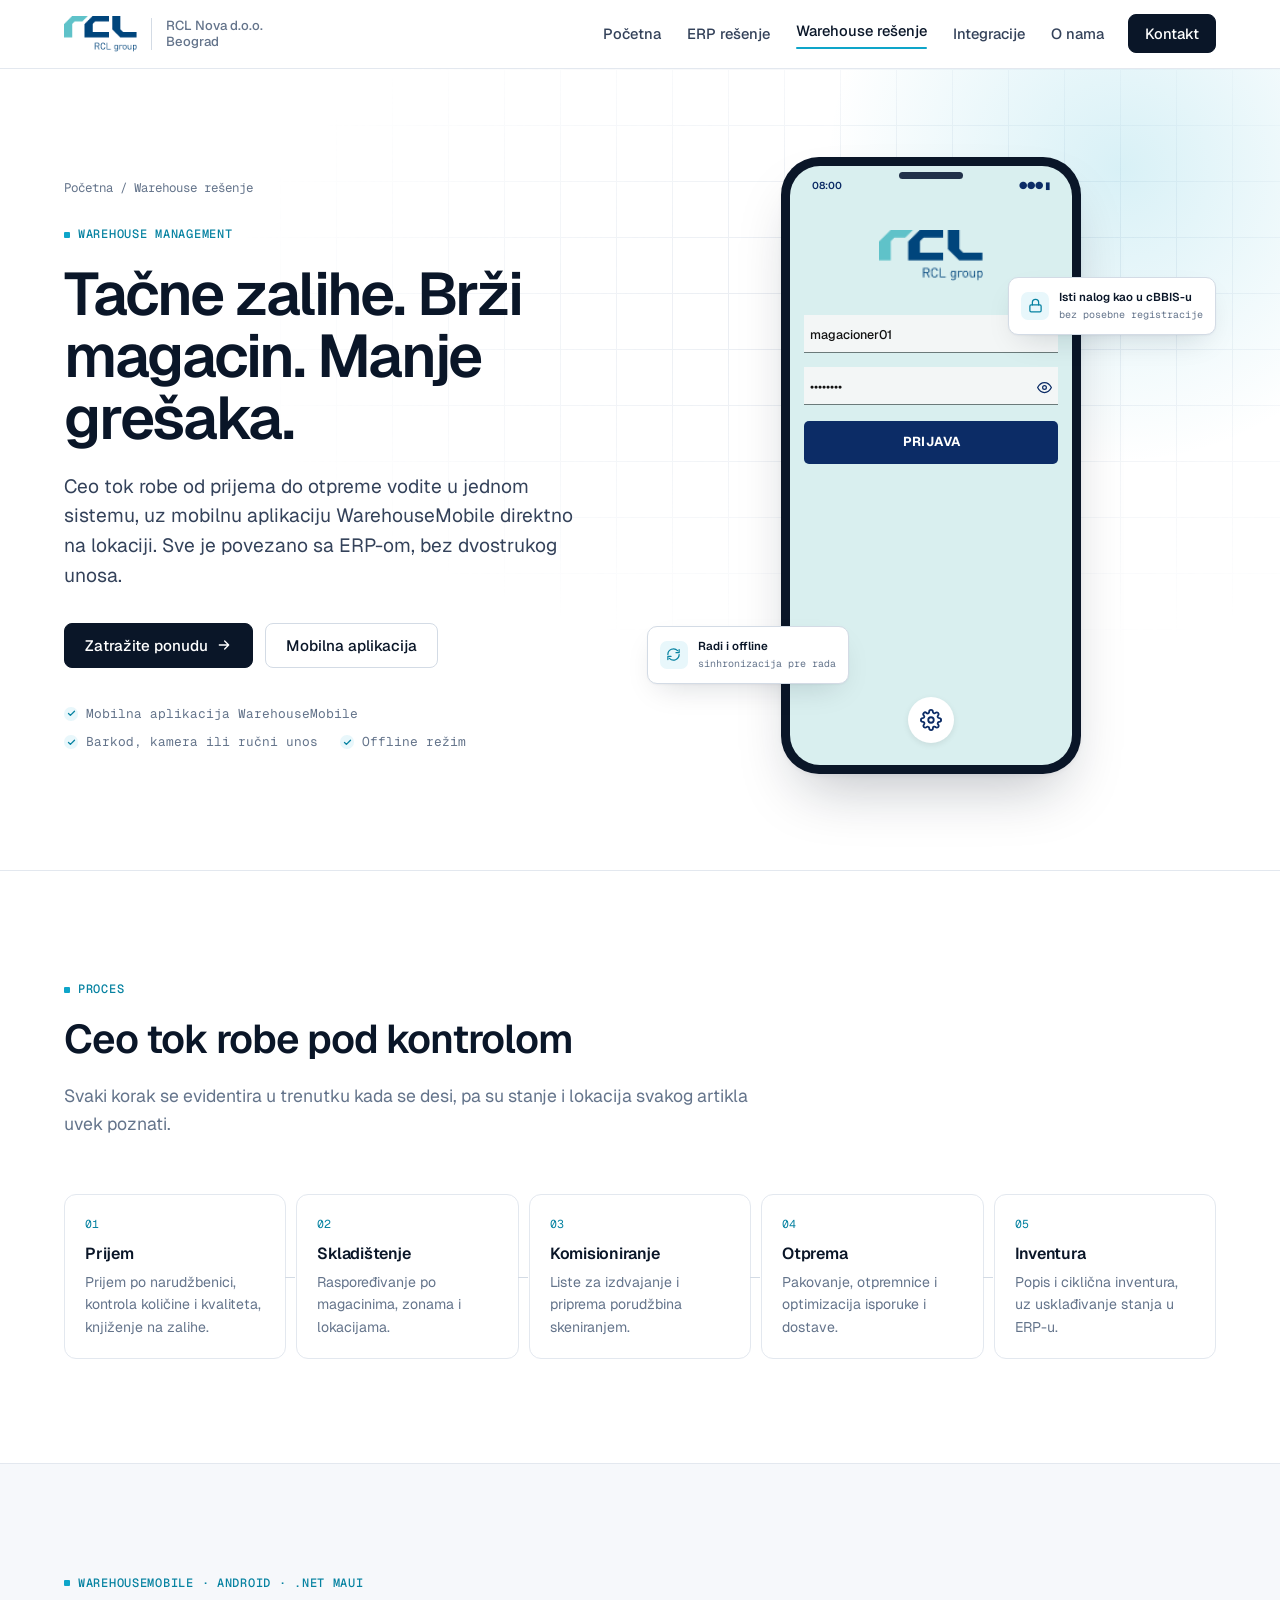
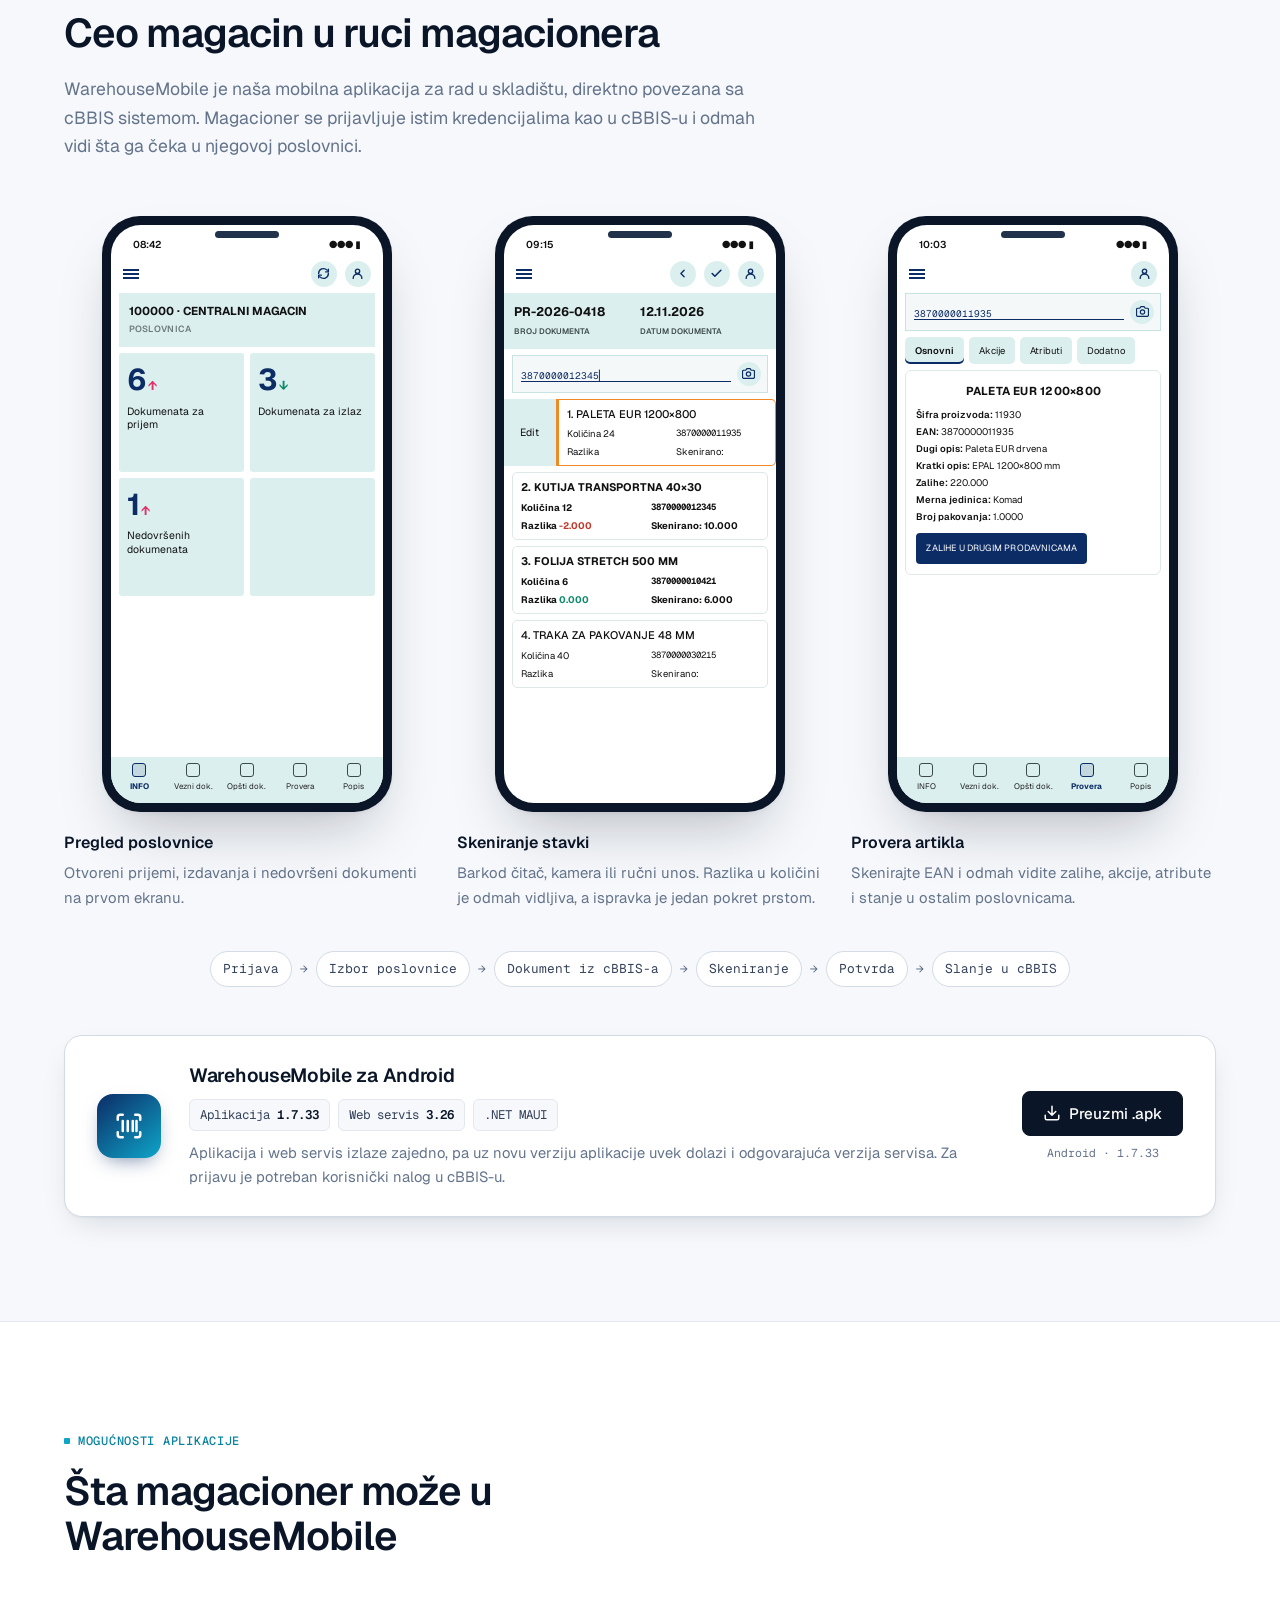
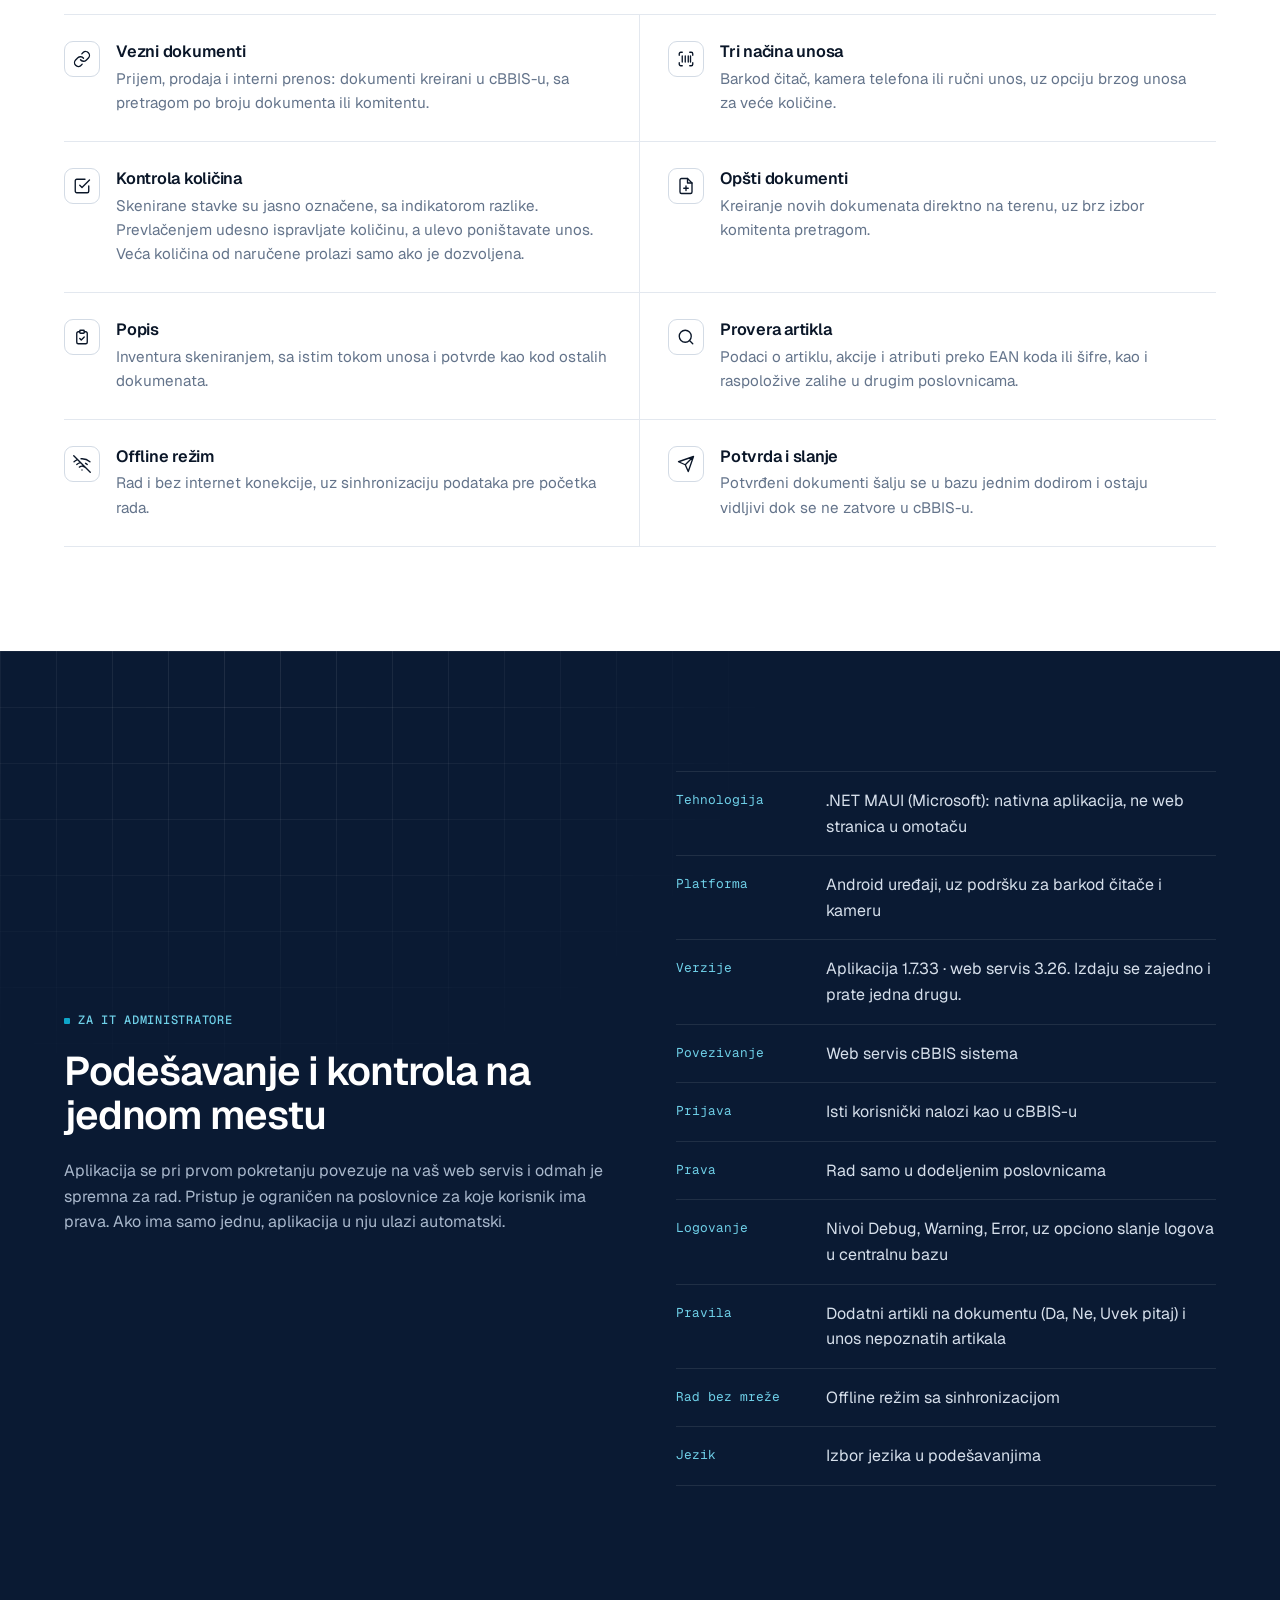
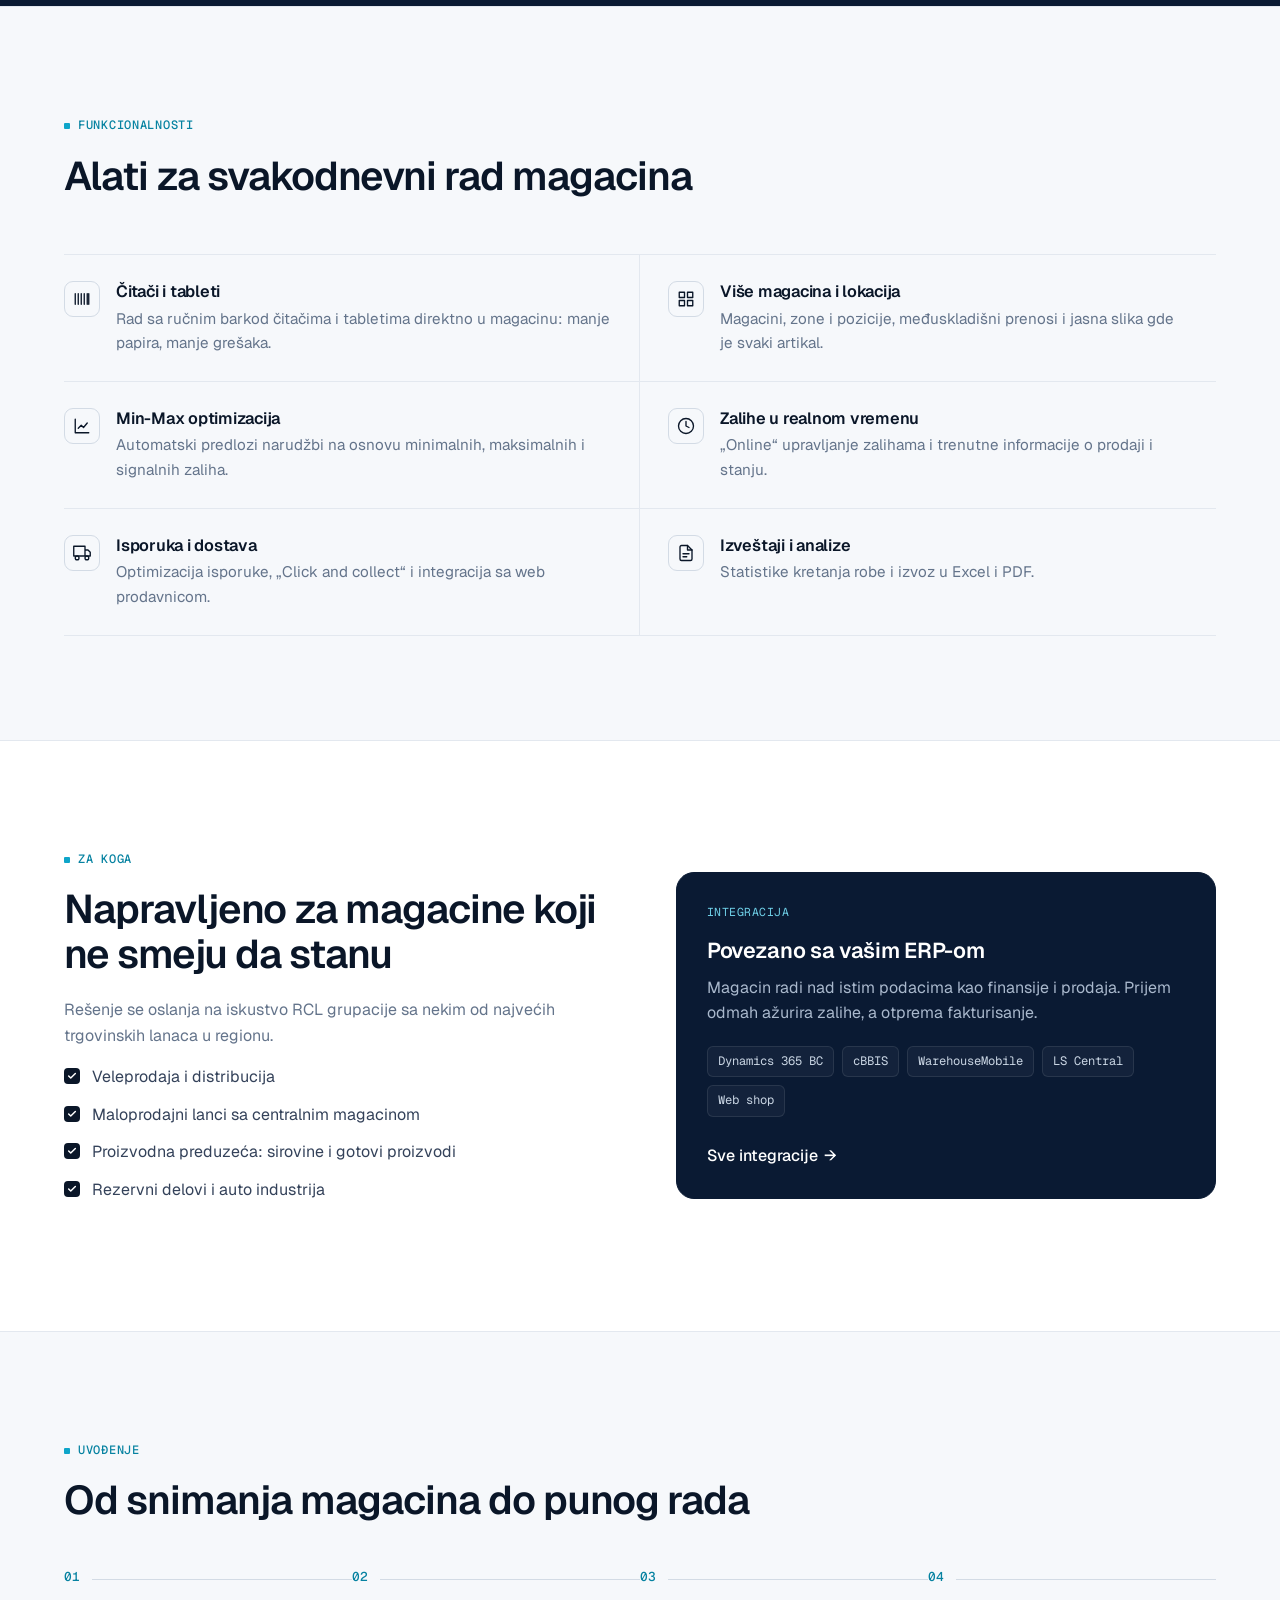
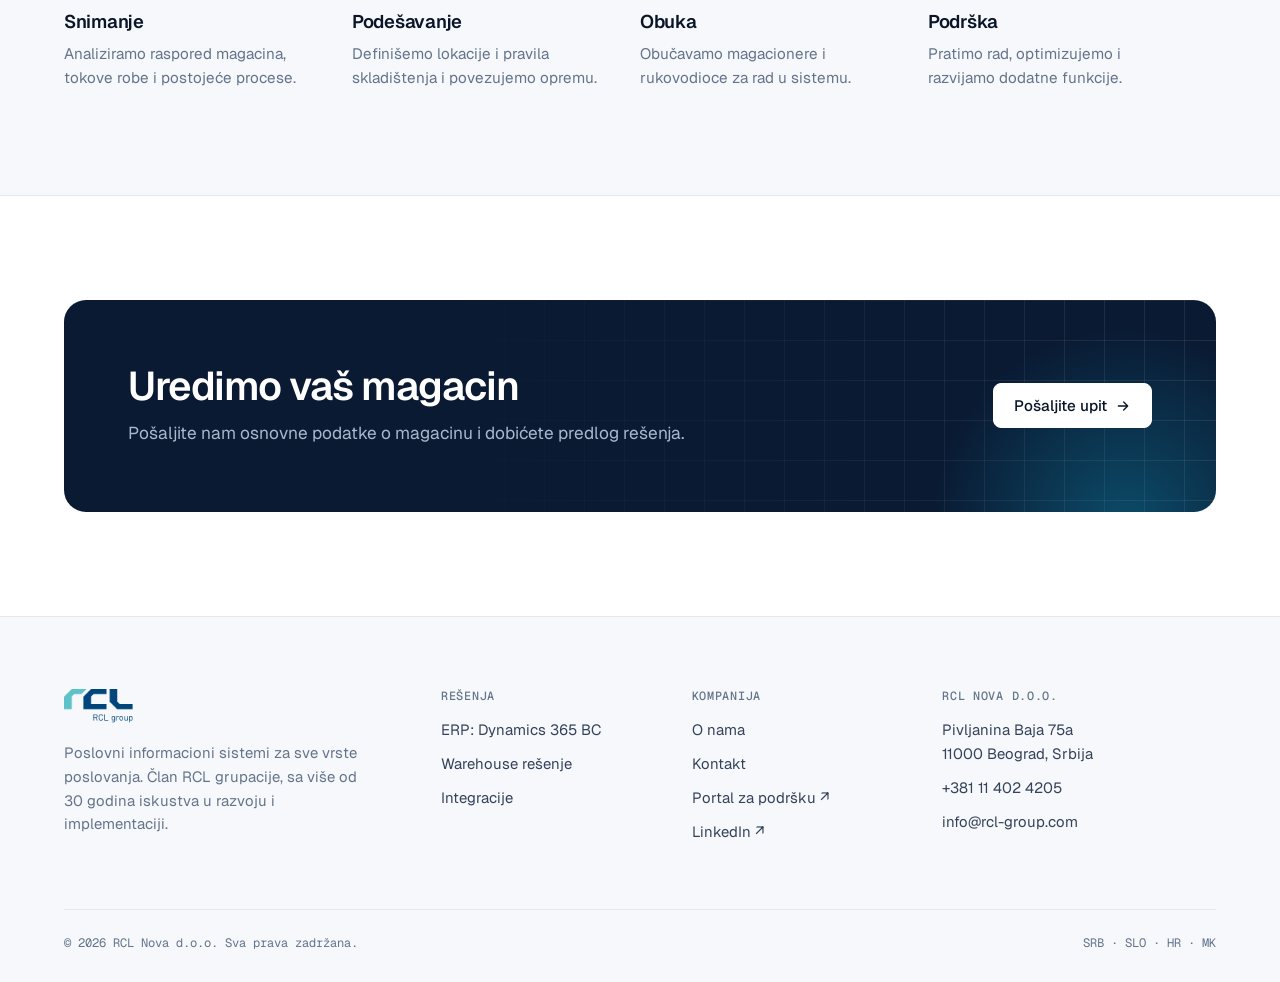
<file: warehouse.html>
<!doctype html>
<html lang="sr-Latn">
<head>
  <meta charset="utf-8">
  <meta name="viewport" content="width=device-width, initial-scale=1">
  <title>Warehouse rešenje — upravljanje magacinom | RCL Nova</title>
  <meta name="description" content="Upravljanje magacinom i zalihama u realnom vremenu: prijem, lokacije, komisioniranje, otprema, inventura, barkod čitači i min-max optimizacija.">
  <meta name="theme-color" content="#0a1628">
  <link rel="icon" href="assets/img/logo.png">
  <link rel="preconnect" href="https://fonts.googleapis.com">
  <link rel="preconnect" href="https://fonts.gstatic.com" crossorigin>
  <link href="https://fonts.googleapis.com/css2?family=Geist:wght@400;500;600;700&family=Geist+Mono:wght@400;500;600&display=swap" rel="stylesheet">
  <link rel="stylesheet" href="css/style.css?v=3">
</head>
<body>

<header class="site-header">
  <div class="container nav">
    <a class="brand" href="index.html" aria-label="RCL Nova — početna"><img src="assets/img/logo.png" alt="RCL group" width="73" height="36"><span>RCL Nova d.o.o.<br>Beograd</span></a>
    <button class="nav-toggle" aria-expanded="false" aria-controls="menu"><svg viewBox="0 0 24 24" fill="none" stroke="currentColor" stroke-width="2" stroke-linecap="round"><path d="M4 7h16M4 12h16M4 17h16"/></svg>Meni</button>
    <ul class="menu" id="menu">
      <li><a href="index.html">Početna</a></li>
      <li><a href="erp.html">ERP rešenje</a></li>
      <li><a href="warehouse.html" class="active" aria-current="page">Warehouse rešenje</a></li>
      <li><a href="integracije.html">Integracije</a></li>
      <li><a href="o-nama.html">O nama</a></li>
      <li><a class="btn" href="kontakt.html">Kontakt</a></li>
    </ul>
  </div>
</header>

<main>
  <section class="hero">
    <div class="container hero-grid">
      <div>
        <div class="crumbs"><a href="index.html">Početna</a> / Warehouse rešenje</div>
        <span class="label">Warehouse management</span>
        <h1>Tačne zalihe. Brži magacin. Manje grešaka.</h1>
        <p class="lead">Ceo tok robe od prijema do otpreme vodite u jednom sistemu, uz mobilnu aplikaciju WarehouseMobile direktno na lokaciji. Sve je povezano sa ERP-om, bez dvostrukog unosa.</p>
        <div class="actions">
          <a class="btn" href="kontakt.html?interes=Warehouse">Zatražite ponudu <svg viewBox="0 0 24 24" fill="none" stroke="currentColor" stroke-width="2" stroke-linecap="round" stroke-linejoin="round"><path d="M5 12h14M13 6l6 6-6 6"/></svg></a>
          <a class="btn ghost" href="#mobilna-aplikacija">Mobilna aplikacija</a>
        </div>
        <div class="hero-meta"><span>Mobilna aplikacija WarehouseMobile</span><span>Barkod, kamera ili ručni unos</span><span>Offline režim</span></div>
      </div>
      <div class="hero-phone">
        <div class="phone"><div class="screen wm-login" role="img" aria-label="Ekran za prijavu u aplikaciju WarehouseMobile">
          <div class="sb"><span>08:00</span><span>●●● ▮</span></div>
          <div class="wm-login-body">
            <img src="assets/img/logo.png" alt="">
            <div class="wm-field filled">magacioner01</div>
            <div class="wm-field filled">••••••••<svg viewBox="0 0 24 24" fill="none" stroke="currentColor" stroke-width="2" stroke-linecap="round" stroke-linejoin="round"><path d="M1 12s4-8 11-8 11 8 11 8-4 8-11 8-11-8-11-8z"/><circle cx="12" cy="12" r="3"/></svg></div>
            <div class="wm-login-btn">PRIJAVA</div>
            <div class="wm-gear"><svg viewBox="0 0 24 24" fill="none" stroke="currentColor" stroke-width="2" stroke-linecap="round" stroke-linejoin="round"><circle cx="12" cy="12" r="3"/><path d="M19.4 15a1.65 1.65 0 0 0 .33 1.82l.06.06a2 2 0 1 1-2.83 2.83l-.06-.06a1.65 1.65 0 0 0-1.82-.33 1.65 1.65 0 0 0-1 1.51V21a2 2 0 1 1-4 0v-.09A1.65 1.65 0 0 0 9 19.4a1.65 1.65 0 0 0-1.82.33l-.06.06a2 2 0 1 1-2.83-2.83l.06-.06A1.65 1.65 0 0 0 4.68 15a1.65 1.65 0 0 0-1.51-1H3a2 2 0 1 1 0-4h.09A1.65 1.65 0 0 0 4.6 9a1.65 1.65 0 0 0-.33-1.82l-.06-.06a2 2 0 1 1 2.83-2.83l.06.06A1.65 1.65 0 0 0 9 4.68a1.65 1.65 0 0 0 1-1.51V3a2 2 0 1 1 4 0v.09a1.65 1.65 0 0 0 1 1.51 1.65 1.65 0 0 0 1.82-.33l.06-.06a2 2 0 1 1 2.83 2.83l-.06.06A1.65 1.65 0 0 0 19.4 9a1.65 1.65 0 0 0 1.51 1H21a2 2 0 1 1 0 4h-.09a1.65 1.65 0 0 0-1.51 1z"/></svg></div>
          </div>
        </div></div>
        <div class="float-card fc2">
          <div class="ic"><svg viewBox="0 0 24 24" fill="none" stroke="currentColor" stroke-width="2" stroke-linecap="round" stroke-linejoin="round"><rect x="3" y="11" width="18" height="11" rx="2"/><path d="M7 11V7a5 5 0 0 1 10 0v4"/></svg></div>
          <div><b>Isti nalog kao u cBBIS-u</b><span>bez posebne registracije</span></div>
        </div>
        <div class="float-card fc1">
          <div class="ic"><svg viewBox="0 0 24 24" fill="none" stroke="currentColor" stroke-width="2" stroke-linecap="round" stroke-linejoin="round"><path d="M21 12a9 9 0 0 1-15.5 6.2M3 12a9 9 0 0 1 15.5-6.2M21 4v5h-5M3 20v-5h5"/></svg></div>
          <div><b>Radi i offline</b><span>sinhronizacija pre rada</span></div>
        </div>
      </div>
    </div>
  </section>

  <section class="section" id="proces">
    <div class="container">
      <div class="head">
        <span class="label">Proces</span>
        <h2>Ceo tok robe pod kontrolom</h2>
        <p>Svaki korak se evidentira u trenutku kada se desi, pa su stanje i lokacija svakog artikla uvek poznati.</p>
      </div>
      <div class="flow">
        <div><small>01</small><h3>Prijem</h3><p>Prijem po narudžbenici, kontrola količine i kvaliteta, knjiženje na zalihe.</p></div>
        <div><small>02</small><h3>Skladištenje</h3><p>Raspoređivanje po magacinima, zonama i lokacijama.</p></div>
        <div><small>03</small><h3>Komisioniranje</h3><p>Liste za izdvajanje i priprema porudžbina skeniranjem.</p></div>
        <div><small>04</small><h3>Otprema</h3><p>Pakovanje, otpremnice i optimizacija isporuke i dostave.</p></div>
        <div><small>05</small><h3>Inventura</h3><p>Popis i ciklična inventura, uz usklađivanje stanja u ERP-u.</p></div>
      </div>
    </div>
  </section>

  <section class="section soft" id="mobilna-aplikacija">
    <div class="container">
      <div class="head">
        <span class="label">WarehouseMobile · Android · .NET MAUI</span>
        <h2>Ceo magacin u ruci magacionera</h2>
        <p>WarehouseMobile je naša mobilna aplikacija za rad u skladištu, direktno povezana sa cBBIS sistemom. Magacioner se prijavljuje istim kredencijalima kao u cBBIS-u i odmah vidi šta ga čeka u njegovoj poslovnici.</p>
      </div>

      <div class="phones">
        <figure class="phone-col">
          <div class="phone"><div class="screen">
            <div class="sb"><span>08:42</span><span>●●● ▮</span></div>
            <div class="wm-top"><span class="hamb"></span>
              <span class="wm-btn"><svg viewBox="0 0 24 24" fill="none" stroke="currentColor" stroke-width="2.5" stroke-linecap="round" stroke-linejoin="round"><path d="M21 12a9 9 0 0 1-15.5 6.2M3 12a9 9 0 0 1 15.5-6.2M21 4v5h-5M3 20v-5h5"/></svg></span>
              <span class="wm-btn"><svg viewBox="0 0 24 24" fill="none" stroke="currentColor" stroke-width="2.5" stroke-linecap="round"><circle cx="12" cy="8" r="4"/><path d="M4 21a8 8 0 0 1 16 0"/></svg></span>
            </div>
            <div class="wm-body">
              <div class="wm-branch"><b>100000 · CENTRALNI MAGACIN</b><small>POSLOVNICA</small></div>
              <div class="wm-tiles">
                <div><b>6</b><i class="up">↑</i><span>Dokumenata za prijem</span></div>
                <div><b>3</b><i class="dn">↓</i><span>Dokumenata za izlaz</span></div>
                <div><b>1</b><i class="up">↑</i><span>Nedovršenih dokumenata</span></div>
                <div></div>
              </div>
            </div>
            <div class="wm-nav"><div class="on">INFO</div><div>Vezni dok.</div><div>Opšti dok.</div><div>Provera</div><div>Popis</div></div>
          </div></div>
          <figcaption><b>Pregled poslovnice</b><span>Otvoreni prijemi, izdavanja i nedovršeni dokumenti na prvom ekranu.</span></figcaption>
        </figure>

        <figure class="phone-col">
          <div class="phone"><div class="screen">
            <div class="sb"><span>09:15</span><span>●●● ▮</span></div>
            <div class="wm-top"><span class="hamb"></span>
              <span class="wm-btn"><svg viewBox="0 0 24 24" fill="none" stroke="currentColor" stroke-width="2.5" stroke-linecap="round" stroke-linejoin="round"><path d="m15 18-6-6 6-6"/></svg></span>
              <span class="wm-btn"><svg viewBox="0 0 24 24" fill="none" stroke="currentColor" stroke-width="3" stroke-linecap="round" stroke-linejoin="round"><path d="M20 6 9 17l-5-5"/></svg></span>
              <span class="wm-btn"><svg viewBox="0 0 24 24" fill="none" stroke="currentColor" stroke-width="2.5" stroke-linecap="round"><circle cx="12" cy="8" r="4"/><path d="M4 21a8 8 0 0 1 16 0"/></svg></span>
            </div>
            <div class="wm-body">
              <div class="wm-doc"><div><b>PR-2026-0418</b><small>BROJ DOKUMENTA</small></div><div><b>12.11.2026</b><small>DATUM DOKUMENTA</small></div></div>
              <div class="wm-scan"><span>3870000012345▏</span><span class="wm-btn"><svg viewBox="0 0 24 24" fill="none" stroke="currentColor" stroke-width="2.2" stroke-linecap="round" stroke-linejoin="round"><path d="M23 19a2 2 0 0 1-2 2H3a2 2 0 0 1-2-2V8a2 2 0 0 1 2-2h4l2-3h6l2 3h4a2 2 0 0 1 2 2z"/><circle cx="12" cy="13" r="4"/></svg></span></div>
              <div class="wm-swipe"><span>Edit</span>
                <div class="wm-item"><span class="t">1. Paleta EUR 1200×800</span><span>Količina 24</span><span class="ean">3870000011935</span><span>Razlika</span><span>Skenirano:</span></div>
              </div>
              <div class="wm-item done"><span class="t">2. Kutija transportna 40×30</span><span>Količina 12</span><span class="ean">3870000012345</span><span>Razlika <span class="diff">-2.000</span></span><span>Skenirano: 10.000</span></div>
              <div class="wm-item done"><span class="t">3. Folija stretch 500 mm</span><span>Količina 6</span><span class="ean">3870000010421</span><span>Razlika <span class="ok">0.000</span></span><span>Skenirano: 6.000</span></div>
              <div class="wm-item"><span class="t">4. Traka za pakovanje 48 mm</span><span>Količina 40</span><span class="ean">3870000030215</span><span>Razlika</span><span>Skenirano:</span></div>
            </div>
          </div></div>
          <figcaption><b>Skeniranje stavki</b><span>Barkod čitač, kamera ili ručni unos. Razlika u količini je odmah vidljiva, a ispravka je jedan pokret prstom.</span></figcaption>
        </figure>

        <figure class="phone-col">
          <div class="phone"><div class="screen">
            <div class="sb"><span>10:03</span><span>●●● ▮</span></div>
            <div class="wm-top"><span class="hamb"></span>
              <span class="wm-btn"><svg viewBox="0 0 24 24" fill="none" stroke="currentColor" stroke-width="2.5" stroke-linecap="round"><circle cx="12" cy="8" r="4"/><path d="M4 21a8 8 0 0 1 16 0"/></svg></span>
            </div>
            <div class="wm-body">
              <div class="wm-scan"><span>3870000011935</span><span class="wm-btn"><svg viewBox="0 0 24 24" fill="none" stroke="currentColor" stroke-width="2.2" stroke-linecap="round" stroke-linejoin="round"><path d="M23 19a2 2 0 0 1-2 2H3a2 2 0 0 1-2-2V8a2 2 0 0 1 2-2h4l2-3h6l2 3h4a2 2 0 0 1 2 2z"/><circle cx="12" cy="13" r="4"/></svg></span></div>
              <div class="wm-tabs"><span class="on">Osnovni</span><span>Akcije</span><span>Atributi</span><span>Dodatno</span></div>
              <div class="wm-card">
                <h6>PALETA EUR 1200×800</h6>
                <div><b>Šifra proizvoda:</b> 11930</div>
                <div><b>EAN:</b> 3870000011935</div>
                <div><b>Dugi opis:</b> Paleta EUR drvena</div>
                <div><b>Kratki opis:</b> EPAL 1200×800 mm</div>
                <div><b>Zalihe:</b> 220.000</div>
                <div><b>Merna jedinica:</b> Komad</div>
                <div><b>Broj pakovanja:</b> 1.0000</div>
                <span class="wm-cta">Zalihe u drugim prodavnicama</span>
              </div>
            </div>
            <div class="wm-nav"><div>INFO</div><div>Vezni dok.</div><div>Opšti dok.</div><div class="on">Provera</div><div>Popis</div></div>
          </div></div>
          <figcaption><b>Provera artikla</b><span>Skenirajte EAN i odmah vidite zalihe, akcije, atribute i stanje u ostalim poslovnicama.</span></figcaption>
        </figure>
      </div>

      <div class="wm-steps" aria-label="Tok rada u aplikaciji">
        <span>Prijava</span><i>→</i><span>Izbor poslovnice</span><i>→</i><span>Dokument iz cBBIS-a</span><i>→</i><span>Skeniranje</span><i>→</i><span>Potvrda</span><i>→</i><span>Slanje u cBBIS</span>
      </div>

      <div class="download" id="preuzimanje">
        <div class="app-icon" aria-hidden="true"><svg viewBox="0 0 24 24" fill="none" stroke="currentColor" stroke-width="2" stroke-linecap="round" stroke-linejoin="round"><path d="M3 7V5a2 2 0 0 1 2-2h2M17 3h2a2 2 0 0 1 2 2v2M21 17v2a2 2 0 0 1-2 2h-2M7 21H5a2 2 0 0 1-2-2v-2M7 8v8M11 8v8M15 8v8M18 8v8"/></svg></div>
        <div>
          <h3>WarehouseMobile za Android</h3>
          <div class="versions">
            <span>Aplikacija <b data-wm="app">1.7.33</b></span>
            <span>Web servis <b data-wm="service">3.26</b></span>
            <span>.NET MAUI</span>
          </div>
          <p>Aplikacija i web servis izlaze zajedno, pa uz novu verziju aplikacije uvek dolazi i odgovarajuća verzija servisa. Za prijavu je potreban korisnički nalog u cBBIS-u.</p>
        </div>
        <div class="download-actions">
          <a class="btn apk" href="#preuzimanje" data-wm-apk aria-disabled="true"><svg viewBox="0 0 24 24" fill="none" stroke="currentColor" stroke-width="2" stroke-linecap="round" stroke-linejoin="round"><path d="M21 15v4a2 2 0 0 1-2 2H5a2 2 0 0 1-2-2v-4M7 10l5 5 5-5M12 15V3"/></svg>Preuzmi .apk</a>
          <small>Android · <span data-wm="app">1.7.33</span></small>
        </div>
      </div>
    </div>
  </section>

  <section class="section">
    <div class="container">
      <div class="head">
        <span class="label">Mogućnosti aplikacije</span>
        <h2>Šta magacioner može u WarehouseMobile</h2>
      </div>
      <div class="feature-list">
        <div><span class="ic"><svg viewBox="0 0 24 24" fill="none" stroke="currentColor" stroke-width="1.8" stroke-linecap="round" stroke-linejoin="round"><path d="M10 13a5 5 0 0 0 7.54.54l3-3a5 5 0 0 0-7.07-7.07l-1.72 1.71"/><path d="M14 11a5 5 0 0 0-7.54-.54l-3 3a5 5 0 0 0 7.07 7.07l1.71-1.71"/></svg></span><div><h3>Vezni dokumenti</h3><p>Prijem, prodaja i interni prenos: dokumenti kreirani u cBBIS-u, sa pretragom po broju dokumenta ili komitentu.</p></div></div>
        <div><span class="ic"><svg viewBox="0 0 24 24" fill="none" stroke="currentColor" stroke-width="1.8" stroke-linecap="round" stroke-linejoin="round"><path d="M3 7V5a2 2 0 0 1 2-2h2M17 3h2a2 2 0 0 1 2 2v2M21 17v2a2 2 0 0 1-2 2h-2M7 21H5a2 2 0 0 1-2-2v-2M7 8v8M11 8v8M15 8v8M18 8v8"/></svg></span><div><h3>Tri načina unosa</h3><p>Barkod čitač, kamera telefona ili ručni unos, uz opciju brzog unosa za veće količine.</p></div></div>
        <div><span class="ic"><svg viewBox="0 0 24 24" fill="none" stroke="currentColor" stroke-width="1.8" stroke-linecap="round" stroke-linejoin="round"><path d="M9 11l3 3L22 4"/><path d="M21 12v7a2 2 0 0 1-2 2H5a2 2 0 0 1-2-2V5a2 2 0 0 1 2-2h11"/></svg></span><div><h3>Kontrola količina</h3><p>Skenirane stavke su jasno označene, sa indikatorom razlike. Prevlačenjem udesno ispravljate količinu, a ulevo poništavate unos. Veća količina od naručene prolazi samo ako je dozvoljena.</p></div></div>
        <div><span class="ic"><svg viewBox="0 0 24 24" fill="none" stroke="currentColor" stroke-width="1.8" stroke-linecap="round" stroke-linejoin="round"><path d="M14 2H6a2 2 0 0 0-2 2v16a2 2 0 0 0 2 2h12a2 2 0 0 0 2-2V8z"/><path d="M14 2v6h6M12 18v-6M9 15h6"/></svg></span><div><h3>Opšti dokumenti</h3><p>Kreiranje novih dokumenata direktno na terenu, uz brz izbor komitenta pretragom.</p></div></div>
        <div><span class="ic"><svg viewBox="0 0 24 24" fill="none" stroke="currentColor" stroke-width="1.8" stroke-linecap="round" stroke-linejoin="round"><path d="M9 5H7a2 2 0 0 0-2 2v12a2 2 0 0 0 2 2h10a2 2 0 0 0 2-2V7a2 2 0 0 0-2-2h-2"/><rect x="9" y="3" width="6" height="4" rx="1"/><path d="m9 14 2 2 4-4"/></svg></span><div><h3>Popis</h3><p>Inventura skeniranjem, sa istim tokom unosa i potvrde kao kod ostalih dokumenata.</p></div></div>
        <div><span class="ic"><svg viewBox="0 0 24 24" fill="none" stroke="currentColor" stroke-width="1.8" stroke-linecap="round" stroke-linejoin="round"><circle cx="11" cy="11" r="8"/><path d="m21 21-4.35-4.35"/></svg></span><div><h3>Provera artikla</h3><p>Podaci o artiklu, akcije i atributi preko EAN koda ili šifre, kao i raspoložive zalihe u drugim poslovnicama.</p></div></div>
        <div><span class="ic"><svg viewBox="0 0 24 24" fill="none" stroke="currentColor" stroke-width="1.8" stroke-linecap="round" stroke-linejoin="round"><path d="M1 1l22 22M16.72 11.06A10.94 10.94 0 0 1 19 12.55M5 12.55a10.94 10.94 0 0 1 5.17-2.39M10.71 5.05A16 16 0 0 1 22.58 9M1.42 9a15.91 15.91 0 0 1 4.7-2.88M8.53 16.11a6 6 0 0 1 6.95 0M12 20h.01"/></svg></span><div><h3>Offline režim</h3><p>Rad i bez internet konekcije, uz sinhronizaciju podataka pre početka rada.</p></div></div>
        <div><span class="ic"><svg viewBox="0 0 24 24" fill="none" stroke="currentColor" stroke-width="1.8" stroke-linecap="round" stroke-linejoin="round"><path d="M22 2 11 13M22 2l-7 20-4-9-9-4 20-7z"/></svg></span><div><h3>Potvrda i slanje</h3><p>Potvrđeni dokumenti šalju se u bazu jednim dodirom i ostaju vidljivi dok se ne zatvore u cBBIS-u.</p></div></div>
      </div>
    </div>
  </section>

  <section class="section dark-section">
    <div class="container split">
      <div>
        <span class="label">Za IT administratore</span>
        <h2>Podešavanje i kontrola na jednom mestu</h2>
        <p>Aplikacija se pri prvom pokretanju povezuje na vaš web servis i odmah je spremna za rad. Pristup je ograničen na poslovnice za koje korisnik ima prava. Ako ima samo jednu, aplikacija u nju ulazi automatski.</p>
      </div>
      <dl class="spec">
        <dt>Tehnologija</dt><dd>.NET MAUI (Microsoft): nativna aplikacija, ne web stranica u omotaču</dd>
        <dt>Platforma</dt><dd>Android uređaji, uz podršku za barkod čitače i kameru</dd>
        <dt>Verzije</dt><dd>Aplikacija <span data-wm="app">1.7.33</span> · web servis <span data-wm="service">3.26</span>. Izdaju se zajedno i prate jedna drugu.</dd>
        <dt>Povezivanje</dt><dd>Web servis cBBIS sistema</dd>
        <dt>Prijava</dt><dd>Isti korisnički nalozi kao u cBBIS-u</dd>
        <dt>Prava</dt><dd>Rad samo u dodeljenim poslovnicama</dd>
        <dt>Logovanje</dt><dd>Nivoi Debug, Warning, Error, uz opciono slanje logova u centralnu bazu</dd>
        <dt>Pravila</dt><dd>Dodatni artikli na dokumentu (Da, Ne, Uvek pitaj) i unos nepoznatih artikala</dd>
        <dt>Rad bez mreže</dt><dd>Offline režim sa sinhronizacijom</dd>
        <dt>Jezik</dt><dd>Izbor jezika u podešavanjima</dd>
      </dl>
    </div>
  </section>

  <section class="section soft">
    <div class="container">
      <div class="head">
        <span class="label">Funkcionalnosti</span>
        <h2>Alati za svakodnevni rad magacina</h2>
      </div>
      <div class="feature-list">
        <div><span class="ic"><svg viewBox="0 0 24 24" fill="none" stroke="currentColor" stroke-width="1.8" stroke-linecap="round"><path d="M3 5v14M7 5v14M11 5v14M15 5v14M19 5v14M21 5v14"/></svg></span><div><h3>Čitači i tableti</h3><p>Rad sa ručnim barkod čitačima i tabletima direktno u magacinu: manje papira, manje grešaka.</p></div></div>
        <div><span class="ic"><svg viewBox="0 0 24 24" fill="none" stroke="currentColor" stroke-width="1.8" stroke-linecap="round" stroke-linejoin="round"><rect x="3" y="3" width="7" height="7"/><rect x="14" y="3" width="7" height="7"/><rect x="14" y="14" width="7" height="7"/><rect x="3" y="14" width="7" height="7"/></svg></span><div><h3>Više magacina i lokacija</h3><p>Magacini, zone i pozicije, međuskladišni prenosi i jasna slika gde je svaki artikal.</p></div></div>
        <div><span class="ic"><svg viewBox="0 0 24 24" fill="none" stroke="currentColor" stroke-width="1.8" stroke-linecap="round" stroke-linejoin="round"><path d="M3 3v18h18"/><path d="m7 15 4-4 3 3 5-6"/></svg></span><div><h3>Min-Max optimizacija</h3><p>Automatski predlozi narudžbi na osnovu minimalnih, maksimalnih i signalnih zaliha.</p></div></div>
        <div><span class="ic"><svg viewBox="0 0 24 24" fill="none" stroke="currentColor" stroke-width="1.8" stroke-linecap="round" stroke-linejoin="round"><circle cx="12" cy="12" r="10"/><path d="M12 6v6l4 2"/></svg></span><div><h3>Zalihe u realnom vremenu</h3><p>„Online“ upravljanje zalihama i trenutne informacije o prodaji i stanju.</p></div></div>
        <div><span class="ic"><svg viewBox="0 0 24 24" fill="none" stroke="currentColor" stroke-width="1.8" stroke-linecap="round" stroke-linejoin="round"><path d="M1 3h15v13H1zM16 8h4l3 3v5h-7z"/><circle cx="5.5" cy="18.5" r="2.5"/><circle cx="18.5" cy="18.5" r="2.5"/></svg></span><div><h3>Isporuka i dostava</h3><p>Optimizacija isporuke, „Click and collect“ i integracija sa web prodavnicom.</p></div></div>
        <div><span class="ic"><svg viewBox="0 0 24 24" fill="none" stroke="currentColor" stroke-width="1.8" stroke-linecap="round" stroke-linejoin="round"><path d="M14 2H6a2 2 0 0 0-2 2v16a2 2 0 0 0 2 2h12a2 2 0 0 0 2-2V8z"/><path d="M14 2v6h6M8 13h8M8 17h5"/></svg></span><div><h3>Izveštaji i analize</h3><p>Statistike kretanja robe i izvoz u Excel i PDF.</p></div></div>
      </div>
    </div>
  </section>

  <section class="section">
    <div class="container split">
      <div>
        <span class="label">Za koga</span>
        <h2>Napravljeno za magacine koji ne smeju da stanu</h2>
        <p class="muted">Rešenje se oslanja na iskustvo RCL grupacije sa nekim od najvećih trgovinskih lanaca u regionu.</p>
        <ul class="checks-list">
          <li>Veleprodaja i distribucija</li>
          <li>Maloprodajni lanci sa centralnim magacinom</li>
          <li>Proizvodna preduzeća: sirovine i gotovi proizvodi</li>
          <li>Rezervni delovi i auto industrija</li>
        </ul>
      </div>
      <div class="tile dark">
        <div class="tag-mono">Integracija</div>
        <h3>Povezano sa vašim ERP-om</h3>
        <p>Magacin radi nad istim podacima kao finansije i prodaja. Prijem odmah ažurira zalihe, a otprema fakturisanje.</p>
        <div class="chips"><span class="chip">Dynamics 365 BC</span><span class="chip">cBBIS</span><span class="chip">WarehouseMobile</span><span class="chip">LS Central</span><span class="chip">Web shop</span></div>
        <a class="link-arrow" href="integracije.html">Sve integracije</a>
      </div>
    </div>
  </section>

  <section class="section soft">
    <div class="container">
      <div class="head">
        <span class="label">Uvođenje</span>
        <h2>Od snimanja magacina do punog rada</h2>
      </div>
      <ol class="timeline">
        <li><h3>Snimanje</h3><p>Analiziramo raspored magacina, tokove robe i postojeće procese.</p></li>
        <li><h3>Podešavanje</h3><p>Definišemo lokacije i pravila skladištenja i povezujemo opremu.</p></li>
        <li><h3>Obuka</h3><p>Obučavamo magacionere i rukovodioce za rad u sistemu.</p></li>
        <li><h3>Podrška</h3><p>Pratimo rad, optimizujemo i razvijamo dodatne funkcije.</p></li>
      </ol>
    </div>
  </section>

  <section class="section">
    <div class="container">
      <div class="cta-box">
        <div><h2>Uredimo vaš magacin</h2><p>Pošaljite nam osnovne podatke o magacinu i dobićete predlog rešenja.</p></div>
        <div class="actions"><a class="btn light" href="kontakt.html?interes=Warehouse">Pošaljite upit <svg viewBox="0 0 24 24" fill="none" stroke="currentColor" stroke-width="2" stroke-linecap="round" stroke-linejoin="round"><path d="M5 12h14M13 6l6 6-6 6"/></svg></a></div>
      </div>
    </div>
  </section>
</main>

<footer class="site-footer">
  <div class="container">
    <div class="footer-grid">
      <div>
        <img src="assets/img/logo.png" alt="RCL group" width="69" height="34">
        <p>Poslovni informacioni sistemi za sve vrste poslovanja. Član RCL grupacije, sa više od 30 godina iskustva u razvoju i implementaciji.</p>
      </div>
      <div>
        <h4>Rešenja</h4>
        <ul>
          <li><a href="erp.html">ERP: Dynamics 365 BC</a></li>
          <li><a href="warehouse.html">Warehouse rešenje</a></li>
          <li><a href="integracije.html">Integracije</a></li>
        </ul>
      </div>
      <div>
        <h4>Kompanija</h4>
        <ul>
          <li><a href="o-nama.html">O nama</a></li>
          <li><a href="kontakt.html">Kontakt</a></li>
          <li><a href="https://support-rcl.atlassian.net/servicedesk/customer/portals" target="_blank" rel="noopener">Portal za podršku ↗</a></li>
          <li><a href="https://www.linkedin.com/company/rcl-int-d-o-o-/about/" target="_blank" rel="noopener">LinkedIn ↗</a></li>
        </ul>
      </div>
      <div>
        <h4>RCL Nova d.o.o.</h4>
        <ul>
          <li>Pivljanina Baja 75a<br>11000 Beograd, Srbija</li>
          <li><a href="tel:+381114024205">+381 11 402 4205</a></li>
          <li><a href="mailto:info@rcl-group.com">info@rcl-group.com</a></li>
        </ul>
      </div>
    </div>
    <div class="footer-bottom">
      <span>© <span data-year></span> RCL Nova d.o.o. Sva prava zadržana.</span>
      <span>SRB · SLO · HR · MK</span>
    </div>
  </div>
</footer>

<script src="js/main.js?v=3"></script>
</body>
</html>
</file>
<file: css/style.css>
/* ==========================================================================
   RCL Nova d.o.o. — vizuelni sistem v2
   Font: Geist / Geist Mono · Boje: tamni ink + tirkizni akcenat iz logotipa
   ========================================================================== */
:root {
  --ink: #0a1628;
  --ink-2: #34425a;
  --muted: #64748b;
  --line: #e3e8ef;
  --line-2: #d3dbe5;
  --bg: #ffffff;
  --bg-soft: #f6f8fb;
  --navy: #0a1a33;
  --navy-2: #102647;
  --navy-line: rgba(255, 255, 255, 0.09);
  --accent: #0ea5c9;
  --accent-ink: #0682a1;
  --accent-soft: #e8f7fb;
  --ok: #15a34a;
  --warn: #d98a06;
  --danger: #dc3c3c;
  --r-sm: 8px;
  --r: 12px;
  --r-lg: 18px;
  --shadow-sm: 0 1px 2px rgba(10, 22, 40, .06);
  --shadow: 0 1px 2px rgba(10, 22, 40, .04), 0 12px 32px -12px rgba(10, 22, 40, .18);
  --shadow-lg: 0 2px 4px rgba(10, 22, 40, .04), 0 30px 60px -20px rgba(10, 22, 40, .28);
  --max: 1200px;
  --font: "Geist", ui-sans-serif, system-ui, -apple-system, "Segoe UI", sans-serif;
  --mono: "Geist Mono", ui-monospace, "SFMono-Regular", Consolas, monospace;
}

*, *::before, *::after { box-sizing: border-box; }
html { scroll-behavior: smooth; -webkit-text-size-adjust: 100%; }
[id] { scroll-margin-top: 84px; }
body {
  margin: 0; font-family: var(--font); font-size: 16px; line-height: 1.6;
  color: var(--ink-2); background: var(--bg);
  -webkit-font-smoothing: antialiased; text-rendering: optimizeLegibility;
}
img, svg { display: block; max-width: 100%; }
a { color: var(--accent-ink); text-decoration: none; }
a:hover { color: var(--ink); }
h1, h2, h3, h4 { color: var(--ink); margin: 0 0 .5em; font-weight: 600; letter-spacing: -0.025em; line-height: 1.12; }
h1 { font-size: clamp(2.3rem, 5vw, 3.75rem); letter-spacing: -0.035em; line-height: 1.04; }
h2 { font-size: clamp(1.75rem, 3.2vw, 2.5rem); }
h3 { font-size: 1.15rem; letter-spacing: -0.015em; line-height: 1.3; }
p { margin: 0 0 1em; }
strong { color: var(--ink); font-weight: 600; }
::selection { background: var(--accent); color: #fff; }

.container { max-width: var(--max); margin: 0 auto; padding: 0 24px; }
.section { padding: 104px 0; }
.section.tight { padding: 72px 0; }
.section.soft { background: var(--bg-soft); border-top: 1px solid var(--line); border-bottom: 1px solid var(--line); }
.muted { color: var(--muted); }
.mono { font-family: var(--mono); }

/* Label iznad naslova — mono, sa tačkom */
.label {
  display: inline-flex; align-items: center; gap: 8px;
  font-family: var(--mono); font-size: .75rem; font-weight: 500; letter-spacing: .06em;
  text-transform: uppercase; color: var(--accent-ink); margin-bottom: 18px;
}
.label::before { content: ""; width: 6px; height: 6px; border-radius: 1px; background: var(--accent); }

.head { max-width: 720px; margin-bottom: 56px; }
.head.center { text-align: center; margin-left: auto; margin-right: auto; }
.head p { font-size: 1.1rem; color: var(--muted); margin: 0; }
.lead { font-size: 1.2rem; line-height: 1.55; color: var(--ink-2); max-width: 600px; }

/* ---------- Header ---------- */
.site-header {
  position: sticky; top: 0; z-index: 100;
  background: rgba(255, 255, 255, .85);
  backdrop-filter: saturate(180%) blur(12px); -webkit-backdrop-filter: saturate(180%) blur(12px);
  border-bottom: 1px solid var(--line);
}
.nav { display: flex; align-items: center; justify-content: space-between; height: 68px; gap: 24px; }
.brand { display: flex; align-items: center; gap: 14px; color: var(--ink); }
.brand img { height: 36px; width: auto; }
.brand span { font-size: .82rem; font-weight: 500; color: var(--muted); padding-left: 14px; border-left: 1px solid var(--line-2); line-height: 1.25; }
.menu { display: flex; align-items: center; gap: 2px; list-style: none; margin: 0; padding: 0; }
.menu a { display: block; padding: 8px 12px; border-radius: var(--r-sm); color: var(--ink-2); font-size: .92rem; font-weight: 500; }
.menu a:hover { color: var(--ink); background: var(--bg-soft); }
.menu a.active { color: var(--ink); }
.menu a.active::after { content: ""; display: block; height: 2px; background: var(--accent); border-radius: 2px; margin-top: 4px; }
.menu .btn { margin-left: 10px; padding: 9px 16px; }
.menu .btn::after { display: none !important; }
.nav-toggle {
  display: none; align-items: center; gap: 8px; background: #fff; border: 1px solid var(--line-2);
  border-radius: var(--r-sm); padding: 8px 12px; font: 500 .9rem var(--font); color: var(--ink); cursor: pointer;
}
.nav-toggle svg { width: 18px; height: 18px; }

/* ---------- Buttons ---------- */
.btn {
  display: inline-flex; align-items: center; justify-content: center; gap: 8px;
  padding: 12px 20px; border-radius: var(--r-sm); border: 1px solid var(--ink);
  background: var(--ink); color: #fff !important; font: 500 .95rem var(--font);
  cursor: pointer; transition: background .15s, border-color .15s, transform .15s; white-space: nowrap;
}
.btn:hover { background: #1b2a42; border-color: #1b2a42; }
.btn svg { width: 16px; height: 16px; transition: transform .15s; }
.btn:hover svg { transform: translateX(2px); }
.btn.ghost { background: #fff; color: var(--ink) !important; border-color: var(--line-2); }
.btn.ghost:hover { border-color: var(--ink); background: #fff; }
.btn.accent { background: var(--accent); border-color: var(--accent); }
.btn.accent:hover { background: var(--accent-ink); border-color: var(--accent-ink); }
.btn.light { background: #fff; color: var(--ink) !important; border-color: #fff; }
.btn.light:hover { background: #e9eef5; }
.btn.outline-light { background: transparent; border-color: rgba(255,255,255,.25); }
.btn.outline-light:hover { border-color: #fff; background: rgba(255,255,255,.06); }
.btn[disabled] { opacity: .6; cursor: wait; }
.link-arrow { font-weight: 500; color: var(--ink); display: inline-flex; align-items: center; gap: 6px; }
.link-arrow:hover { color: var(--accent-ink); }
.link-arrow::after { content: "→"; transition: transform .15s; }
.link-arrow:hover::after { transform: translateX(3px); }

/* ---------- Hero ---------- */
.hero { position: relative; padding: 88px 0 96px; overflow: hidden; border-bottom: 1px solid var(--line); }
.hero::before {
  content: ""; position: absolute; inset: 0; z-index: -1;
  background-image:
    linear-gradient(var(--line) 1px, transparent 1px),
    linear-gradient(90deg, var(--line) 1px, transparent 1px);
  background-size: 56px 56px;
  mask-image: radial-gradient(ellipse 70% 60% at 70% 30%, #000 20%, transparent 75%);
  -webkit-mask-image: radial-gradient(ellipse 70% 60% at 70% 30%, #000 20%, transparent 75%);
  opacity: .7;
}
.hero::after {
  content: ""; position: absolute; z-index: -1; width: 640px; height: 640px; right: -160px; top: -220px;
  background: radial-gradient(circle, rgba(14,165,201,.16), transparent 65%);
}
.hero-grid { display: grid; grid-template-columns: 1fr 1.08fr; gap: 56px; align-items: center; }
.hero h1 { margin-bottom: 22px; }
.hero h1 em { font-style: normal; color: var(--accent-ink); }
.hero .lead { margin-bottom: 32px; }
.actions { display: flex; gap: 12px; flex-wrap: wrap; }
.hero-meta { display: flex; flex-wrap: wrap; gap: 8px 22px; margin-top: 36px; font-family: var(--mono); font-size: .8rem; color: var(--muted); }
.hero-meta span { display: inline-flex; align-items: center; gap: 8px; }
.hero-meta span::before { content: ""; width: 14px; height: 14px; border-radius: 50%; background: var(--accent-soft) url("data:image/svg+xml,%3Csvg xmlns='http://www.w3.org/2000/svg' viewBox='0 0 24 24' fill='none' stroke='%230682a1' stroke-width='3.5' stroke-linecap='round' stroke-linejoin='round'%3E%3Cpath d='M20 6 9 17l-5-5'/%3E%3C/svg%3E") center/9px no-repeat; }

.page-hero { padding: 80px 0 72px; }
.page-hero h1 { font-size: clamp(2.1rem, 4.4vw, 3.2rem); max-width: 860px; }
.page-hero .lead { max-width: 680px; }
.crumbs { font-family: var(--mono); font-size: .78rem; color: var(--muted); margin-bottom: 22px; }
.crumbs a { color: var(--muted); }
.crumbs a:hover { color: var(--ink); }

/* ---------- Product mockup (app window) ---------- */
.app {
  background: #fff; border: 1px solid var(--line-2); border-radius: 14px; box-shadow: var(--shadow-lg);
  overflow: hidden; font-size: 12px; color: var(--ink-2); text-align: left;
}
.app-bar { display: flex; align-items: center; gap: 12px; height: 38px; padding: 0 14px; border-bottom: 1px solid var(--line); background: var(--bg-soft); }
.dots { display: flex; gap: 6px; }
.dots i { width: 10px; height: 10px; border-radius: 50%; background: #d7dde6; }
.app-url { flex: 1; max-width: 340px; margin: 0 auto; height: 22px; border-radius: 6px; background: #fff; border: 1px solid var(--line); font-family: var(--mono); font-size: 10.5px; color: var(--muted); display: flex; align-items: center; justify-content: center; }
.app-body { display: grid; grid-template-columns: 148px 1fr; min-height: 360px; }
.app-nav { border-right: 1px solid var(--line); padding: 14px 10px; background: #fbfcfd; }
.app-nav .co { display: flex; align-items: center; gap: 8px; padding: 4px 6px 14px; margin-bottom: 8px; border-bottom: 1px solid var(--line); font-weight: 600; color: var(--ink); font-size: 11.5px; }
.app-nav .co b { width: 20px; height: 20px; border-radius: 5px; background: var(--ink); color: #fff; display: grid; place-items: center; font-size: 10px; }
.app-nav div.item { padding: 6px 8px; border-radius: 6px; margin-bottom: 2px; display: flex; align-items: center; gap: 8px; }
.app-nav div.item::before { content: ""; width: 12px; height: 12px; border-radius: 3px; border: 1.5px solid #b6c1cf; }
.app-nav div.item.on { background: var(--accent-soft); color: var(--accent-ink); font-weight: 600; }
.app-nav div.item.on::before { border-color: var(--accent); background: var(--accent); }
.app-main { padding: 16px; display: flex; flex-direction: column; gap: 12px; min-width: 0; }
.app-title { display: flex; align-items: center; justify-content: space-between; }
.app-title h5 { margin: 0; font-size: 13.5px; color: var(--ink); font-weight: 600; letter-spacing: -0.01em; }
.app-title span { font-family: var(--mono); font-size: 10px; color: var(--muted); }
.kpis { display: grid; grid-template-columns: repeat(4, 1fr); gap: 8px; }
.kpi { border: 1px solid var(--line); border-radius: 8px; padding: 9px 10px; }
.kpi small { display: block; font-size: 9.5px; color: var(--muted); margin-bottom: 3px; white-space: nowrap; overflow: hidden; text-overflow: ellipsis; }
.kpi b { font-family: var(--mono); font-size: 14px; color: var(--ink); font-weight: 600; letter-spacing: -0.02em; }
.kpi em { display: block; font-style: normal; font-family: var(--mono); font-size: 9.5px; color: var(--ok); margin-top: 2px; }
.kpi em.down { color: var(--danger); }
.panes { display: grid; grid-template-columns: 1fr 1.25fr; gap: 8px; }
.pane { border: 1px solid var(--line); border-radius: 8px; padding: 10px; min-width: 0; }
.pane h6 { margin: 0 0 8px; font-size: 10.5px; font-weight: 600; color: var(--ink); display: flex; justify-content: space-between; }
.pane h6 span { font-weight: 400; color: var(--muted); font-family: var(--mono); }
.bars { display: flex; align-items: flex-end; gap: 5px; height: 92px; padding-top: 4px; border-bottom: 1px solid var(--line); }
.bars i { flex: 1; background: #d6eef5; border-radius: 3px 3px 0 0; }
.bars i.hi { background: var(--accent); }
.bars-x { display: flex; justify-content: space-between; font-family: var(--mono); font-size: 8.5px; color: var(--muted); margin-top: 4px; }
.tbl { width: 100%; border-collapse: collapse; font-size: 10.5px; }
.tbl th { text-align: left; font-weight: 500; color: var(--muted); padding: 4px 4px 6px; border-bottom: 1px solid var(--line); background: none; font-size: 9.5px; }
.tbl td { padding: 5px 4px; border-bottom: 1px solid #f0f3f7; white-space: nowrap; }
.tbl tr:last-child td { border-bottom: 0; }
.tbl td.n { font-family: var(--mono); text-align: right; color: var(--ink); }
.tbl th.n { text-align: right; }
.tbl td.c { font-family: var(--mono); color: var(--ink); }
.pill { display: inline-block; font-size: 9px; font-weight: 600; padding: 2px 6px; border-radius: 99px; background: #e8f6ee; color: #137a3b; }
.pill.w { background: #fdf3e1; color: #9a6205; }
.pill.r { background: #fdeaea; color: #b42d2d; }
.pill.b { background: var(--accent-soft); color: var(--accent-ink); }
.mock-wrap { position: relative; }
.float-card {
  position: absolute; background: #fff; border: 1px solid var(--line-2); border-radius: 10px; box-shadow: var(--shadow);
  padding: 10px 12px; font-size: 11px; display: flex; gap: 10px; align-items: center;
}
.float-card .ic { width: 28px; height: 28px; border-radius: 7px; display: grid; place-items: center; background: var(--accent-soft); color: var(--accent-ink); flex-shrink: 0; }
.float-card .ic svg { width: 15px; height: 15px; }
.float-card b { display: block; color: var(--ink); font-size: 11.5px; font-weight: 600; }
.float-card span { color: var(--muted); font-family: var(--mono); font-size: 10px; }
.float-card.fc1 { left: -28px; bottom: 36px; }
.float-card.fc2 { right: 28px; top: -30px; }

/* Bin / magacin grid mockup */
.bins { display: grid; grid-template-columns: repeat(8, 1fr); gap: 4px; }
.bins i { aspect-ratio: 1.3; border-radius: 3px; background: #e9eef4; position: relative; }
.bins i.f1 { background: #c7e9f2; } .bins i.f2 { background: #7fcde2; } .bins i.f3 { background: var(--accent); }
.bins i.sel { outline: 2px solid var(--ink); outline-offset: 1px; }
.legend { display: flex; gap: 12px; font-size: 9.5px; color: var(--muted); margin-top: 8px; font-family: var(--mono); }
.legend span { display: inline-flex; align-items: center; gap: 5px; }
.legend span::before { content: ""; width: 9px; height: 9px; border-radius: 2px; background: var(--c); }

/* ---------- Phone mockup (WarehouseMobile) ---------- */
.phones { display: grid; grid-template-columns: repeat(3, 1fr); gap: 28px; align-items: start; }
.phone-col figcaption { margin-top: 18px; }
.phone-col figcaption b { display: block; color: var(--ink); font-weight: 600; margin-bottom: 4px; }
.phone-col figcaption span { color: var(--muted); font-size: .93rem; }
.phone-col { margin: 0; }
.phone {
  --wm-tile: #dcefef; --wm-navy: #0c2c66; --wm-line: #c9e2e2;
  width: 100%; max-width: 290px; margin: 0 auto; aspect-ratio: 9 / 18.5; background: #0a1628; border-radius: 38px;
  padding: 9px; box-shadow: var(--shadow-lg); position: relative;
}
.phone::before { content: ""; position: absolute; top: 15px; left: 50%; transform: translateX(-50%); width: 64px; height: 7px; border-radius: 9px; background: #22324a; z-index: 2; }
.screen { background: #fff; border-radius: 30px; height: 100%; overflow: hidden; display: flex; flex-direction: column; font-size: 11px; color: #111; position: relative; }
.sb { height: 30px; flex-shrink: 0; display: flex; justify-content: space-between; align-items: flex-end; padding: 0 22px 4px; font: 600 10px var(--font); color: #111; }
.wm-top { display: flex; align-items: center; gap: 8px; padding: 6px 12px; flex-shrink: 0; }
.wm-top .hamb { width: 16px; height: 10px; border-top: 2px solid var(--wm-navy); border-bottom: 2px solid var(--wm-navy); position: relative; margin-right: auto; }
.wm-top .hamb::after { content: ""; position: absolute; left: 0; right: 0; top: 2px; height: 2px; background: var(--wm-navy); }
.wm-btn { width: 26px; height: 26px; border-radius: 50%; background: var(--wm-tile); display: grid; place-items: center; color: var(--wm-navy); }
.wm-btn svg { width: 13px; height: 13px; }
.wm-body { flex: 1; overflow: hidden; padding: 0 8px; display: flex; flex-direction: column; gap: 6px; }
.wm-branch { background: var(--wm-tile); padding: 9px 10px; }
.wm-branch b { display: block; font-size: 11.5px; font-weight: 700; }
.wm-branch small { color: #6d7b7b; font-weight: 600; font-size: 9px; letter-spacing: .03em; }
.wm-tiles { display: grid; grid-template-columns: 1fr 1fr; gap: 6px; }
.wm-tiles div { background: var(--wm-tile); padding: 12px 8px; aspect-ratio: 1 / .95; border-radius: 3px; }
.wm-tiles b { font-size: 30px; font-weight: 700; color: var(--wm-navy); line-height: 1; letter-spacing: -0.02em; }
.wm-tiles i { font-style: normal; font-weight: 700; font-size: 13px; margin-left: 2px; }
.wm-tiles i.up { color: #e0336b; } .wm-tiles i.dn { color: #0f8a6a; }
.wm-tiles span { display: block; margin-top: 8px; font-size: 10.5px; line-height: 1.25; }
.wm-nav { flex-shrink: 0; display: grid; grid-template-columns: repeat(5, 1fr); background: var(--wm-tile); padding: 6px 2px 10px; text-align: center; font-size: 8px; color: #222; }
.wm-nav div::before { content: ""; display: block; width: 14px; height: 14px; margin: 0 auto 3px; border: 1.6px solid #3b4a4a; border-radius: 3px; }
.wm-nav .on { color: var(--wm-navy); font-weight: 700; }
.wm-nav .on::before { border-color: var(--wm-navy); background: rgba(12,44,102,.12); }
.wm-doc { background: var(--wm-tile); display: grid; grid-template-columns: 1fr 1fr; padding: 9px 10px; margin: 0 -8px; }
.wm-doc b { display: block; font-size: 12.5px; font-weight: 700; }
.wm-doc small { font-size: 8px; color: #3e4c4c; font-weight: 600; }
.wm-scan { display: flex; align-items: center; gap: 6px; border: 1px solid var(--wm-line); background: #f4f8f8; padding: 6px 6px 6px 8px; }
.wm-scan span { flex: 1; border-bottom: 1.5px solid var(--wm-navy); height: 16px; font-family: var(--mono); font-size: 9.5px; color: var(--wm-navy); padding-top: 2px; }
.wm-scan .wm-btn { flex: 0 0 24px; width: 24px; height: 24px; border: 0; padding: 0; }
.wm-item { border: 1px solid #dfe8e8; border-radius: 5px; padding: 6px 8px; display: grid; grid-template-columns: 1.2fr 1fr; row-gap: 3px; font-size: 9.5px; position: relative; background: #fff; }
.wm-item .t { grid-column: 1 / -1; font-size: 11px; font-weight: 500; text-transform: uppercase; }
.wm-item.done { font-weight: 700; }
.wm-item.done .t { font-weight: 700; }
.wm-item .ean { font-family: var(--mono); font-size: 9px; }
.wm-item .diff { color: #c0392b; }
.wm-item .ok { color: #0f8a6a; }
.wm-swipe { display: grid; grid-template-columns: 52px 1fr; margin: 0 -8px 0 -8px; }
.wm-swipe > span { background: var(--wm-tile); display: grid; place-items: center; font-size: 10.5px; }
.wm-swipe .wm-item { border: 1.5px solid #f08a24; border-left-width: 3px; border-radius: 0 5px 5px 0; }
.wm-tabs { display: flex; gap: 5px; overflow: hidden; }
.wm-tabs span { background: var(--wm-tile); padding: 6px 10px; border-radius: 5px; font-size: 9.5px; white-space: nowrap; }
.wm-tabs span.on { box-shadow: inset 0 -2px 0 var(--wm-navy); font-weight: 600; }
.wm-card { border: 1px solid #dfe8e8; border-radius: 6px; padding: 10px; font-size: 9.5px; line-height: 1.8; }
.wm-card h6 { margin: 0 0 4px; text-align: center; font-size: 11.5px; font-weight: 700; letter-spacing: .02em; }
.wm-card b { font-weight: 600; }
.wm-cta { display: inline-block; margin-top: 8px; background: var(--wm-navy); color: #fff; font-size: 9px; padding: 7px 10px; border-radius: 4px; text-transform: uppercase; letter-spacing: .02em; }

.wm-steps { display: flex; flex-wrap: wrap; gap: 8px; align-items: center; font-family: var(--mono); font-size: .8rem; color: var(--ink-2); margin-top: 40px; justify-content: center; }
.wm-steps span { padding: 7px 12px; border: 1px solid var(--line-2); border-radius: 99px; background: #fff; }
.wm-steps i { font-style: normal; color: var(--muted); }

/* Ekran za prijavu (hero na Warehouse stranici) */
.hero-phone { position: relative; display: flex; justify-content: center; }
.hero-phone .phone { max-width: 300px; }
.hero-phone .float-card.fc1 { left: 0; bottom: 90px; }
.hero-phone .float-card.fc2 { right: 0; top: 120px; }
.screen.wm-login { background: #d9efef; }
.wm-login .sb { color: #0c2c66; }
.wm-login-body { flex: 1; display: flex; flex-direction: column; padding: 34px 14px 0; }
.wm-login-body img { width: 104px; margin: 0 auto 34px; }
.wm-field { background: #f3f6f6; border-bottom: 1.5px solid #6b7a7a; padding: 10px 6px 7px; margin-bottom: 14px; color: #a3adad; font-size: 12.5px; font-weight: 500; display: flex; justify-content: space-between; align-items: center; }
.wm-field.filled { color: #111; }
.wm-field svg { width: 15px; height: 15px; color: #0c2c66; }
.wm-login-btn { background: #0c2c66; color: #fff; text-align: center; font-weight: 700; font-size: 13px; letter-spacing: .03em; padding: 11px; border-radius: 5px; margin-top: 2px; }
.wm-gear { margin: auto auto 22px; width: 46px; height: 46px; border-radius: 50%; background: #fff; display: grid; place-items: center; color: #0c2c66; box-shadow: 0 2px 6px rgba(0,0,0,.08); }
.wm-gear svg { width: 22px; height: 22px; }

/* Preuzimanje aplikacije */
.download {
  margin-top: 48px; background: #fff; border: 1px solid var(--line-2); border-radius: var(--r-lg); box-shadow: var(--shadow);
  display: grid; grid-template-columns: auto 1fr auto; gap: 28px; align-items: center; padding: 28px 32px;
}
.download .app-icon { width: 64px; height: 64px; border-radius: 16px; background: linear-gradient(140deg, #0c2c66, #0ea5c9); display: grid; place-items: center; color: #fff; box-shadow: 0 8px 20px -8px rgba(12,44,102,.6); }
.download .app-icon svg { width: 30px; height: 30px; }
.download h3 { margin: 0 0 6px; font-size: 1.2rem; }
.download p { margin: 0; color: var(--muted); font-size: .92rem; }
.versions { display: flex; flex-wrap: wrap; gap: 8px; margin: 10px 0; }
.versions span { font-family: var(--mono); font-size: .78rem; padding: 5px 10px; border-radius: 6px; background: var(--bg-soft); border: 1px solid var(--line); color: var(--ink-2); }
.versions b { color: var(--ink); font-weight: 600; }
.download-actions { display: flex; flex-direction: column; align-items: stretch; gap: 8px; text-align: center; }
.download-actions small { font-family: var(--mono); font-size: .72rem; color: var(--muted); }
.btn.apk svg { width: 18px; height: 18px; }
.btn.apk:hover svg { transform: translateY(1px); }

/* ---------- Trust bar ---------- */
.trust { padding: 40px 0; border-bottom: 1px solid var(--line); overflow: hidden; }
.marquee { width: 100%; min-width: 0; }
.trust-row { display: flex; align-items: center; gap: 40px; }
.trust-row p { flex-shrink: 0; margin: 0; font-family: var(--mono); font-size: .78rem; color: var(--muted); max-width: 170px; line-height: 1.45; }
.marquee { flex: 1; overflow: hidden; mask-image: linear-gradient(90deg, transparent, #000 8%, #000 92%, transparent); -webkit-mask-image: linear-gradient(90deg, transparent, #000 8%, #000 92%, transparent); }
.marquee-track { display: flex; gap: 52px; width: max-content; animation: scroll 50s linear infinite; align-items: center; }
.marquee-track img { height: 34px; width: auto; filter: grayscale(1) contrast(1.1); opacity: .6; transition: .2s; }
.marquee-track img:hover { filter: none; opacity: 1; }
.marquee:hover .marquee-track { animation-play-state: paused; }
@keyframes scroll { to { transform: translateX(-50%); } }
@media (prefers-reduced-motion: reduce) { .marquee-track { animation: none; flex-wrap: wrap; width: auto; } }

/* ---------- Metrics ---------- */
.metrics { display: grid; grid-template-columns: repeat(4, 1fr); border: 1px solid var(--line); border-radius: var(--r-lg); background: #fff; }
.metric { padding: 32px 28px; border-right: 1px solid var(--line); }
.metric:last-child { border-right: 0; }
.metric b { display: block; font-family: var(--mono); font-size: clamp(2rem, 3.6vw, 2.75rem); font-weight: 500; color: var(--ink); letter-spacing: -0.04em; line-height: 1; margin-bottom: 10px; }
.metric b sup { font-size: .5em; color: var(--accent); vertical-align: top; margin-left: 2px; }
.metric span { font-size: .93rem; color: var(--muted); }

/* ---------- Bento / cards ---------- */
.bento { display: grid; grid-template-columns: repeat(6, 1fr); gap: 16px; }
.tile {
  position: relative; background: #fff; border: 1px solid var(--line); border-radius: var(--r-lg);
  padding: 30px; display: flex; flex-direction: column; overflow: hidden; transition: border-color .2s, box-shadow .2s;
}
a.tile { color: inherit; }
a.tile:hover { border-color: var(--line-2); box-shadow: var(--shadow); color: inherit; }
.tile .tag-mono { font-family: var(--mono); font-size: .72rem; color: var(--muted); letter-spacing: .04em; text-transform: uppercase; margin-bottom: 14px; }
.tile h3 { font-size: 1.35rem; }
.tile p { color: var(--muted); }
.tile .link-arrow { margin-top: auto; padding-top: 8px; }
.span-2 { grid-column: span 2; } .span-3 { grid-column: span 3; } .span-4 { grid-column: span 4; } .span-6 { grid-column: span 6; }
.tile.dark { background: var(--navy); border-color: var(--navy); color: #a9b8cc; }
.tile.dark h3 { color: #fff; }
.tile.dark p { color: #a9b8cc; }
.tile.dark .tag-mono { color: #6fd0e8; }
.tile.dark .link-arrow { color: #fff; }
.tile-visual { margin: 22px -30px -30px; padding: 0 30px; }
.tile-visual .app { box-shadow: var(--shadow); border-bottom-left-radius: 0; border-bottom-right-radius: 0; border-bottom: 0; }

.chips { display: flex; flex-wrap: wrap; gap: 8px; margin: 4px 0 18px; }
.chip { font-family: var(--mono); font-size: .76rem; padding: 5px 10px; border-radius: 6px; border: 1px solid var(--line-2); color: var(--ink-2); background: #fff; }
.tile.dark .chip { background: rgba(255,255,255,.04); border-color: var(--navy-line); color: #c9d5e3; }

.flowlog { border: 1px solid var(--line); border-radius: var(--r); margin: 4px 0 20px; font-family: var(--mono); font-size: .78rem; }
.flowlog div { display: grid; grid-template-columns: 74px 28px 40px 1fr; align-items: center; gap: 8px; padding: 10px 14px; border-bottom: 1px solid var(--line); }
.flowlog div:last-child { border-bottom: 0; }
.flowlog span { color: var(--ink-2); }
.flowlog i { height: 1px; background: var(--line-2); position: relative; }
.flowlog i::after { content: ""; position: absolute; right: -1px; top: -3px; border: 3.5px solid transparent; border-left: 5px solid var(--line-2); }
.flowlog b { color: var(--ink); font-weight: 600; }
.flowlog em { font-style: normal; color: var(--muted); white-space: nowrap; overflow: hidden; text-overflow: ellipsis; text-align: right; }
.flowlog em::after { content: " ✓"; color: var(--ok); }

.grid { display: grid; gap: 16px; }
.g2 { grid-template-columns: repeat(2, 1fr); }
.g3 { grid-template-columns: repeat(3, 1fr); }
.g4 { grid-template-columns: repeat(4, 1fr); }

.card { background: #fff; border: 1px solid var(--line); border-radius: var(--r); padding: 26px; }
.card h3 { margin-bottom: 8px; }
.card p { color: var(--muted); margin: 0; font-size: .96rem; }
.card .ic { width: 36px; height: 36px; border-radius: 9px; display: grid; place-items: center; border: 1px solid var(--line-2); color: var(--ink); margin-bottom: 18px; background: #fff; }
.card .ic svg { width: 18px; height: 18px; }
.card .num { font-family: var(--mono); font-size: .78rem; color: var(--accent-ink); margin-bottom: 14px; display: block; }

/* Feature list (gusta lista umesto kartica) */
.feature-list { display: grid; grid-template-columns: repeat(2, 1fr); border-top: 1px solid var(--line); }
.feature-list > div { padding: 26px 28px 26px 0; border-bottom: 1px solid var(--line); display: grid; grid-template-columns: 36px 1fr; gap: 16px; }
.feature-list > div:nth-child(odd) { border-right: 1px solid var(--line); }
.feature-list > div:nth-child(even) { padding-left: 28px; }
.feature-list .ic { width: 36px; height: 36px; border-radius: 9px; display: grid; place-items: center; border: 1px solid var(--line-2); color: var(--ink); }
.feature-list .ic svg { width: 18px; height: 18px; }
.feature-list h3 { font-size: 1.02rem; margin-bottom: 4px; }
.feature-list p { margin: 0; color: var(--muted); font-size: .95rem; }

/* Check list */
.checks-list { list-style: none; padding: 0; margin: 0 0 24px; }
.checks-list li { position: relative; padding: 0 0 0 28px; margin-bottom: 12px; }
.checks-list li::before {
  content: ""; position: absolute; left: 0; top: 4px; width: 16px; height: 16px; border-radius: 4px; background: var(--ink)
  url("data:image/svg+xml,%3Csvg xmlns='http://www.w3.org/2000/svg' viewBox='0 0 24 24' fill='none' stroke='white' stroke-width='3.5' stroke-linecap='round' stroke-linejoin='round'%3E%3Cpath d='M20 6 9 17l-5-5'/%3E%3C/svg%3E") center/10px no-repeat;
}
.dark-section .checks-list li::before, .tile.dark .checks-list li::before { background-color: var(--accent); }

/* Split */
.split { display: grid; grid-template-columns: 1fr 1fr; gap: 72px; align-items: center; }
.split.wide-r { grid-template-columns: .9fr 1.1fr; }

/* ---------- Dark section ---------- */
.dark-section { background: var(--navy); color: #a9b8cc; position: relative; overflow: hidden; }
.dark-section::before {
  content: ""; position: absolute; inset: 0;
  background-image: linear-gradient(var(--navy-line) 1px, transparent 1px), linear-gradient(90deg, var(--navy-line) 1px, transparent 1px);
  background-size: 56px 56px; mask-image: radial-gradient(ellipse 60% 70% at 20% 0%, #000, transparent 70%);
  -webkit-mask-image: radial-gradient(ellipse 60% 70% at 20% 0%, #000, transparent 70%);
}
.dark-section .container { position: relative; }
.dark-section h2, .dark-section h3, .dark-section strong { color: #fff; }
.dark-section .label { color: #6fd0e8; }
.dark-section .head p { color: #a9b8cc; }
.dark-section .card { background: rgba(255,255,255,.03); border-color: var(--navy-line); }
.dark-section .card p { color: #a9b8cc; }
.dark-section .card .ic { background: transparent; border-color: rgba(255,255,255,.16); color: #6fd0e8; }
.spec { display: grid; grid-template-columns: 150px 1fr; border-top: 1px solid var(--navy-line); }
.spec dt, .spec dd { margin: 0; padding: 16px 0; border-bottom: 1px solid var(--navy-line); }
.spec dt { font-family: var(--mono); font-size: .8rem; color: #6fd0e8; padding-top: 18px; }
.spec dd { color: #d6dfeb; }

/* Code block */
.code { background: #061226; border: 1px solid var(--navy-line); border-radius: var(--r); overflow: hidden; font-family: var(--mono); font-size: .8rem; box-shadow: var(--shadow-lg); }
.code-bar { display: flex; align-items: center; gap: 10px; padding: 10px 14px; border-bottom: 1px solid var(--navy-line); color: #7f93ad; font-size: .74rem; }
.code-bar .dots i { background: #22344f; }
.code-bar .file { margin-left: 6px; }
.code pre { margin: 0; padding: 18px 20px; overflow-x: auto; line-height: 1.7; color: #c9d5e3; }
.code .k { color: #6fd0e8; } .code .s { color: #9be38f; } .code .c { color: #5d7391; } .code .n { color: #f5b971; } .code .p { color: #e4a3ff; }

/* ---------- Timeline ---------- */
.timeline { display: grid; grid-template-columns: repeat(4, 1fr); gap: 0; counter-reset: s; list-style: none; padding: 0; margin: 0; }
.timeline li { position: relative; padding: 30px 28px 0 0; border-top: 1px solid var(--line-2); }
.timeline li::before {
  counter-increment: s; content: counter(s, decimal-leading-zero);
  position: absolute; top: -13px; left: 0; background: var(--bg); padding-right: 12px;
  font-family: var(--mono); font-size: .8rem; color: var(--accent-ink); font-weight: 500;
}
.section.soft .timeline li::before { background: var(--bg-soft); }
.timeline h3 { margin-bottom: 8px; }
.timeline p { color: var(--muted); font-size: .95rem; margin: 0; }

/* Flow (proces magacina) */
.flow { display: grid; grid-template-columns: repeat(5, 1fr); gap: 10px; }
.flow > div { position: relative; background: #fff; border: 1px solid var(--line); border-radius: var(--r); padding: 20px; }
.flow > div:not(:last-child)::after {
  content: ""; position: absolute; right: -10px; top: 50%; width: 10px; height: 1px; background: var(--line-2);
}
.flow small { font-family: var(--mono); font-size: .72rem; color: var(--accent-ink); display: block; margin-bottom: 10px; }
.flow h3 { font-size: 1rem; margin-bottom: 6px; }
.flow p { font-size: .88rem; color: var(--muted); margin: 0; }

/* ---------- Tables ---------- */
.table-wrap { overflow-x: auto; border: 1px solid var(--line); border-radius: var(--r); background: #fff; }
table.data { width: 100%; border-collapse: collapse; font-size: .95rem; min-width: 620px; }
table.data th, table.data td { padding: 16px 20px; border-bottom: 1px solid var(--line); text-align: left; vertical-align: top; }
table.data thead th { font-weight: 600; color: var(--ink); background: var(--bg-soft); font-size: .88rem; }
table.data tbody tr:last-child td { border-bottom: 0; }
table.data td:first-child { color: var(--ink); font-weight: 500; }
table.data .yes, table.data .no { text-align: center; font-family: var(--mono); }
table.data .yes { color: var(--accent-ink); font-weight: 600; }
table.data .no { color: #b8c2cf; }
table.data th.c { text-align: center; }
table.data.compact { min-width: 480px; font-size: .9rem; }
table.data.compact th, table.data.compact td { padding: 13px 14px; }
.badge { font-family: var(--mono); font-size: .72rem; padding: 3px 8px; border-radius: 5px; background: var(--bg-soft); border: 1px solid var(--line); color: var(--ink-2); white-space: nowrap; }

/* ---------- FAQ ---------- */
.faq { border-top: 1px solid var(--line); }
.faq details { border-bottom: 1px solid var(--line); }
.faq summary { list-style: none; cursor: pointer; padding: 22px 40px 22px 0; position: relative; font-weight: 500; color: var(--ink); font-size: 1.05rem; }
.faq summary::-webkit-details-marker { display: none; }
.faq summary::after { content: "+"; position: absolute; right: 4px; top: 18px; font-family: var(--mono); font-size: 1.3rem; color: var(--muted); transition: transform .2s; }
.faq details[open] summary::after { transform: rotate(45deg); }
.faq details p { color: var(--muted); padding-bottom: 22px; margin: 0; max-width: 760px; }

/* ---------- Diagram ---------- */
.diagram { width: 100%; height: auto; }
.diagram .ln { stroke: rgba(111, 208, 232, .35); stroke-width: 1.2; fill: none; stroke-dasharray: 4 5; }
.diagram .node rect { fill: rgba(255,255,255,.04); stroke: rgba(255,255,255,.16); }
.diagram .node text { fill: #d6dfeb; font: 500 13px var(--font); }
.diagram .node text.sub { fill: #7f93ad; font: 400 10.5px var(--mono); }
.diagram .core rect { fill: var(--accent); stroke: none; }
.diagram .core text { fill: #fff; font: 600 15px var(--font); }
.diagram .core text.sub { fill: rgba(255,255,255,.8); font: 400 11px var(--mono); }
.diagram .pulse { fill: #6fd0e8; }
.diagram-list { display: none; list-style: none; padding: 0; margin: 0; }
.diagram-list li { display: flex; justify-content: space-between; gap: 12px; padding: 14px 16px; border: 1px solid var(--navy-line); border-radius: 10px; margin-bottom: 8px; color: #d6dfeb; background: rgba(255,255,255,.03); }
.diagram-list li span { font-family: var(--mono); font-size: .76rem; color: #7f93ad; text-align: right; }
.diagram-list li.core { background: var(--accent); border-color: var(--accent); color: #fff; font-weight: 600; }
.diagram-list li.core span { color: rgba(255,255,255,.85); }

/* ---------- Logo wall ---------- */
.logo-wall { display: grid; grid-template-columns: repeat(6, 1fr); border-top: 1px solid var(--line); border-left: 1px solid var(--line); }
.logo-wall div { height: 104px; display: grid; place-items: center; border-right: 1px solid var(--line); border-bottom: 1px solid var(--line); padding: 20px; background: #fff; }
.logo-wall img { max-height: 44px; width: auto; filter: grayscale(1) contrast(1.1); opacity: .6; transition: .2s; }
.logo-wall div:hover img { filter: none; opacity: 1; }

/* ---------- CTA ---------- */
.cta-box {
  position: relative; overflow: hidden; background: var(--navy); border-radius: 22px; padding: 64px;
  display: grid; grid-template-columns: 1.4fr 1fr; gap: 40px; align-items: center; color: #a9b8cc;
}
.cta-box::before {
  content: ""; position: absolute; inset: 0;
  background-image: linear-gradient(var(--navy-line) 1px, transparent 1px), linear-gradient(90deg, var(--navy-line) 1px, transparent 1px);
  background-size: 40px 40px; mask-image: linear-gradient(90deg, transparent 30%, #000);
  -webkit-mask-image: linear-gradient(90deg, transparent 30%, #000);
}
.cta-box::after { content: ""; position: absolute; width: 420px; height: 420px; right: -120px; bottom: -220px; background: radial-gradient(circle, rgba(14,165,201,.35), transparent 65%); }
.cta-box > * { position: relative; z-index: 1; }
.cta-box h2 { color: #fff; margin-bottom: 12px; }
.cta-box p { margin: 0; font-size: 1.08rem; }
.cta-box .actions { justify-content: flex-end; }

/* ---------- Kontakt ---------- */
.contact-grid { display: grid; grid-template-columns: .85fr 1.15fr; gap: 64px; align-items: start; }
.contact-list { border-top: 1px solid var(--line); margin: 28px 0 32px; }
.contact-list div { display: grid; grid-template-columns: 110px 1fr; gap: 16px; padding: 16px 0; border-bottom: 1px solid var(--line); }
.contact-list dt { font-family: var(--mono); font-size: .78rem; color: var(--muted); padding-top: 3px; }
.contact-list dd { margin: 0; color: var(--ink); }
.contact-list dd a { color: var(--ink); }
.contact-list dd a:hover { color: var(--accent-ink); }
.next-steps { list-style: none; padding: 0; margin: 0; counter-reset: n; }
.next-steps li { position: relative; padding: 0 0 18px 44px; }
.next-steps li::before { counter-increment: n; content: counter(n); position: absolute; left: 0; top: 0; width: 28px; height: 28px; border-radius: 50%; border: 1px solid var(--line-2); display: grid; place-items: center; font-family: var(--mono); font-size: .78rem; color: var(--ink); background: #fff; }
.next-steps li:not(:last-child)::after { content: ""; position: absolute; left: 14px; top: 30px; bottom: 2px; width: 1px; background: var(--line-2); }
.next-steps strong { display: block; }
.next-steps span { color: var(--muted); font-size: .94rem; }

form.lead-form { background: #fff; border: 1px solid var(--line-2); border-radius: var(--r-lg); padding: 36px; box-shadow: var(--shadow); }
form.lead-form h2 { font-size: 1.5rem; margin-bottom: 6px; }
form.lead-form > p { color: var(--muted); margin-bottom: 26px; }
.form-row { display: grid; grid-template-columns: 1fr 1fr; gap: 16px; }
.field { margin-bottom: 18px; }
.field > label { display: block; font-size: .86rem; font-weight: 500; margin-bottom: 7px; color: var(--ink); }
.req { color: var(--danger); }
.field input, .field select, .field textarea {
  width: 100%; padding: 11px 13px; border: 1px solid var(--line-2); border-radius: var(--r-sm);
  font: 400 .95rem var(--font); color: var(--ink); background: #fff; transition: border-color .15s, box-shadow .15s;
}
.field textarea { min-height: 120px; resize: vertical; }
.field input::placeholder, .field textarea::placeholder { color: #9aa6b5; }
.field input:focus, .field select:focus, .field textarea:focus { outline: none; border-color: var(--ink); box-shadow: 0 0 0 3px rgba(14, 165, 201, .18); }
.field.invalid input, .field.invalid select, .field.invalid textarea { border-color: var(--danger); }
.checks { display: flex; flex-wrap: wrap; gap: 8px; }
.checks label { display: inline-flex; align-items: center; gap: 8px; padding: 8px 12px; border: 1px solid var(--line-2); border-radius: var(--r-sm); font-size: .9rem; cursor: pointer; color: var(--ink-2); transition: .15s; }
.checks label:has(input:checked) { border-color: var(--ink); color: var(--ink); background: var(--bg-soft); }
.checks input { width: auto; accent-color: var(--ink); margin: 0; }
.field.consent { display: flex; gap: 10px; align-items: flex-start; font-size: .88rem; color: var(--muted); }
.field.consent input { width: auto; flex-shrink: 0; margin-top: 4px; accent-color: var(--ink); }
.field.consent label { display: inline; margin: 0; font-weight: 400; color: var(--muted); }
.field.consent.invalid label { color: var(--danger); }
.hp { position: absolute; left: -9999px; }
.form-foot { display: flex; align-items: center; justify-content: space-between; gap: 16px; flex-wrap: wrap; }
.form-foot small { font-family: var(--mono); font-size: .74rem; color: var(--muted); }
.form-status { margin-top: 16px; padding: 12px 14px; border-radius: var(--r-sm); display: none; font-size: .92rem; }
.form-status.ok { display: block; background: #ecf8f0; color: #126b35; border: 1px solid #c7ebd4; }
.form-status.err { display: block; background: #fdf0f0; color: #a12a2a; border: 1px solid #f4cccc; }

/* ---------- Footer ---------- */
.site-footer { background: var(--bg-soft); border-top: 1px solid var(--line); padding: 72px 0 28px; font-size: .93rem; }
.footer-grid { display: grid; grid-template-columns: 1.6fr 1fr 1fr 1.3fr; gap: 40px; }
.footer-grid img { height: 34px; margin-bottom: 18px; }
.footer-grid p { color: var(--muted); max-width: 300px; }
.site-footer h4 { font-family: var(--mono); font-size: .74rem; font-weight: 500; text-transform: uppercase; letter-spacing: .06em; color: var(--muted); margin-bottom: 16px; }
.site-footer ul { list-style: none; padding: 0; margin: 0; }
.site-footer li { margin-bottom: 10px; color: var(--ink-2); }
.site-footer a { color: var(--ink-2); }
.site-footer a:hover { color: var(--ink); }
.footer-bottom { margin-top: 56px; padding-top: 24px; border-top: 1px solid var(--line); display: flex; justify-content: space-between; flex-wrap: wrap; gap: 12px; font-family: var(--mono); font-size: .76rem; color: var(--muted); }

/* ---------- Responsive ---------- */
@media (max-width: 1080px) {
  .hero-grid, .split, .split.wide-r, .contact-grid { grid-template-columns: 1fr; gap: 48px; }
  .float-card.fc1 { left: 12px; } .float-card.fc2 { right: 12px; }
  .bento .span-2, .bento .span-3, .bento .span-4 { grid-column: span 3; }
  .g4 { grid-template-columns: repeat(2, 1fr); }
  .timeline { grid-template-columns: repeat(2, 1fr); row-gap: 40px; }
  .flow { grid-template-columns: repeat(3, 1fr); }
  .flow > div::after { display: none; }
  .phones { gap: 18px; }
  .logo-wall { grid-template-columns: repeat(4, 1fr); }
  .footer-grid { grid-template-columns: 1fr 1fr; }
  .cta-box { grid-template-columns: 1fr; padding: 48px; }
  .cta-box .actions { justify-content: flex-start; }
}
@media (max-width: 900px) {
  .nav-toggle { display: inline-flex; }
  .menu {
    display: none; position: absolute; left: 0; right: 0; top: 68px; flex-direction: column; align-items: stretch;
    background: #fff; border-bottom: 1px solid var(--line); padding: 10px 16px 18px; box-shadow: var(--shadow);
  }
  .menu.open { display: flex; }
  .menu a { padding: 12px; }
  .menu a.active::after { display: none; }
  .menu a.active { background: var(--bg-soft); }
  .menu .btn { margin: 8px 0 0; }
  .metrics { grid-template-columns: repeat(2, 1fr); }
  .metric:nth-child(2) { border-right: 0; }
  .metric:nth-child(-n+2) { border-bottom: 1px solid var(--line); }
  .g3 { grid-template-columns: repeat(2, 1fr); }
  .feature-list { grid-template-columns: 1fr; }
  .feature-list > div { padding: 22px 0 !important; border-right: 0 !important; }
  .trust-row { flex-direction: column; align-items: flex-start; gap: 20px; }
  .trust-row p { max-width: none; }
}
@media (max-width: 640px) {
  .container { padding: 0 16px; }
  .section { padding: 72px 0; }
  .hero { padding: 56px 0 64px; }
  .page-hero { padding: 56px 0 48px; }
  .head { margin-bottom: 40px; }
  .bento .span-2, .bento .span-3, .bento .span-4, .bento .span-6 { grid-column: span 6; }
  .tile { padding: 24px; }
  .tile-visual { margin: 20px -24px -24px; padding: 0 24px; }
  .g2, .g3, .g4, .form-row { grid-template-columns: 1fr; }
  .timeline { grid-template-columns: 1fr; }
  .flow { grid-template-columns: 1fr; }
  .logo-wall { grid-template-columns: repeat(3, 1fr); }
  .logo-wall div { height: 84px; padding: 14px; }
  .footer-grid { grid-template-columns: 1fr; }
  .cta-box { padding: 36px 24px; border-radius: 16px; }
  form.lead-form { padding: 24px 20px; }
  .brand span { display: none; }
  .app-body { grid-template-columns: 1fr; }
  .app-nav { display: none; }
  .kpis { grid-template-columns: repeat(2, 1fr); }
  .panes { grid-template-columns: 1fr; }
  .float-card { display: none; }
  .spec { grid-template-columns: 1fr; }
  .spec dt { padding-bottom: 0; border-bottom: 0; }
  .contact-list div { grid-template-columns: 1fr; gap: 4px; }
  .phones { grid-template-columns: 1fr; gap: 48px; }
  .download { grid-template-columns: 1fr; gap: 18px; padding: 24px 20px; }
  .phone { max-width: 270px; }
  .diagram { display: none; }
  .diagram-list { display: block; }
}
</file>
